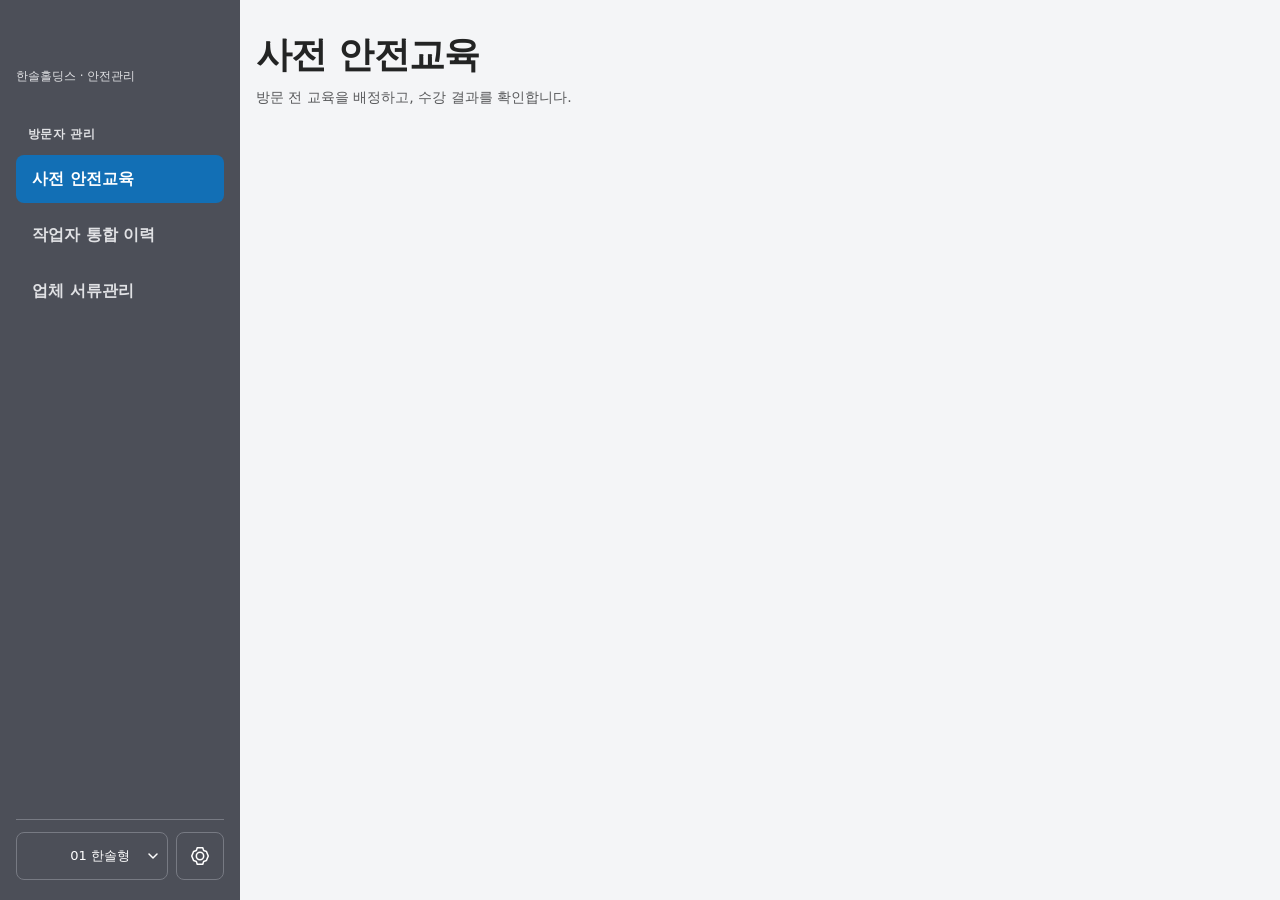
<file: index.html>
<!doctype html>
<html lang="ko"><head><meta charset="utf-8"><meta name="viewport" content="width=device-width, initial-scale=1"><meta http-equiv="refresh" content="0;url=page/education.html"><meta name="robots" content="noindex,nofollow"><title>PreCheck 목업</title></head><body><a href="page/education.html">사전 안전교육 화면 열기</a></body></html>
</file>
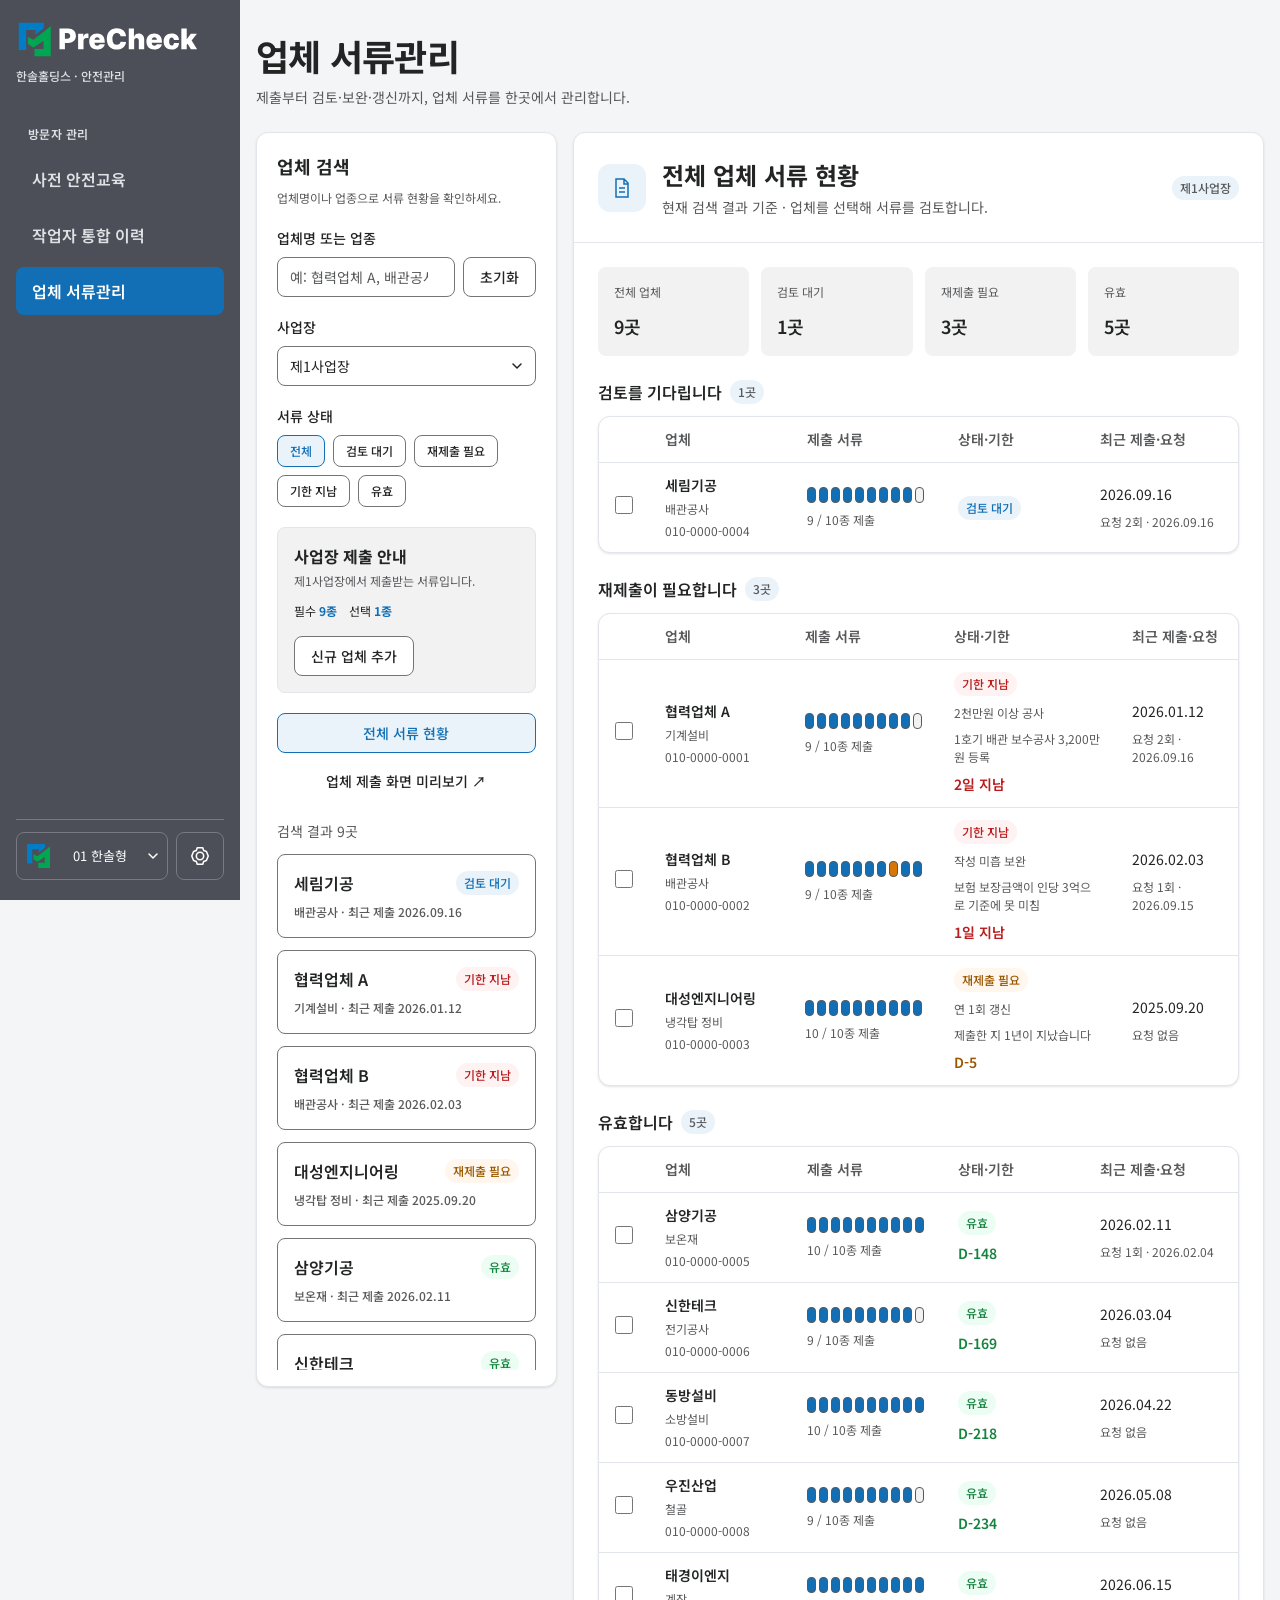
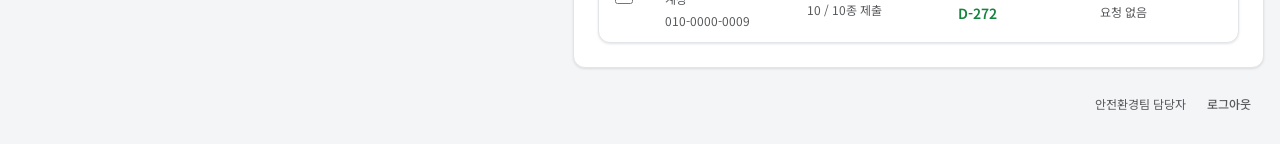
<file: page/documents.html>
<!doctype html>
<html lang="ko">
<head>
  <meta charset="utf-8">
  <meta name="viewport" content="width=device-width, initial-scale=1">
  <title>업체 서류관리 | PreCheck · 한솔홀딩스</title>
  <link data-brand-asset="mark-auto" rel="icon" type="image/svg+xml" href="../resources/images/precheck-mark.svg?v=20260917">
  <script>try { if (localStorage.getItem('theme') === 'dark') document.documentElement.dataset.theme = 'dark'; } catch (_) {}</script>
  <script src="../resources/js/brand.js?v=20260917"></script>
  <link rel="preconnect" href="https://fonts.googleapis.com">
  <link rel="preconnect" href="https://fonts.gstatic.com" crossorigin>
  <link href="https://fonts.googleapis.com/css2?family=Noto+Sans+KR:wght@400;500;600;700&display=swap" rel="stylesheet">
  <link rel="stylesheet" href="../resources/css/global.css?v=20260917">
  <link rel="stylesheet" href="../resources/css/common.css?v=20260917">
  <link rel="stylesheet" href="../resources/css/page.css?v=20260917-visits3">
  <script defer src="../resources/js/slur.js?v=20260917"></script>
  <script defer src="../resources/js/navigation.js?v=20260917"></script>
  <script defer src="../resources/js/appearance.js?v=20260917"></script>
  <script defer src="../resources/js/data.js?v=20260917"></script>
  <script defer src="../resources/js/documents-sample.js?v=20260917-sample1"></script>
  <script defer src="../resources/js/documents.js?v=20260917-sample1"></script>
</head>
<body data-menu="documents">
  <a class="skip_link" href="#main">본문으로 이동</a>
  <div class="layout_app">
    <aside id="app_side" class="l_side" data-state="close" aria-label="안전관리 사이드바" data-field="navigation"></aside>
    <main id="main" class="l_main"><div class="page_documents">
      <header class="p_header"><div><div class="p_title_row"><button class="btn_menu p_menu" type="button" data-action="drawer_open" aria-controls="app_side" aria-expanded="false" aria-label="업무 메뉴 열기"><svg viewBox="0 0 24 24" fill="none" stroke="currentColor" stroke-width="1.5" aria-hidden="true"><path d="M4 6h16M4 12h16M4 18h16"/></svg></button><h1>업체 서류관리</h1></div><p>제출부터 검토·보완·갱신까지, 업체 서류를 한곳에서 관리합니다.</p></div></header>
      <div class="p_workgrid" id="documentWorkspace" data-state="standalone">
        <section class="card p_controls" id="documentControls" aria-labelledby="documentSearchTitle" hidden>
          <h2 id="documentSearchTitle">업체 검색</h2>
          <p class="p_help">업체명이나 업종으로 서류 현황을 확인하세요.</p>
          <label class="p_label" for="q">업체명 또는 업종</label>
          <div class="p_search_control"><input class="input_text" type="search" id="q" placeholder="예: 협력업체 A, 배관공사" autocomplete="off"><button class="btn" id="resetSearch" type="button">초기화</button></div>
          <label class="p_label" for="site">사업장</label>
          <select class="input_text p_filter" id="site"><option>제1사업장</option><option>제2사업장</option><option>제3사업장</option></select>
          <fieldset class="p_status_filter"><legend class="p_label">서류 상태</legend><div class="p_filters" id="filters">
            <button class="btn m_small" data-f="all" aria-pressed="true">전체</button><button class="btn m_small" data-f="review" aria-pressed="false">검토 대기</button><button class="btn m_small" data-f="need" aria-pressed="false">재제출 필요</button><button class="btn m_small" data-f="over" aria-pressed="false">기한 지남</button><button class="btn m_small" data-f="ok" aria-pressed="false">유효</button>
          </div></fieldset>
          <section class="p_summary" aria-labelledby="documentSummaryTitle"><h3 id="documentSummaryTitle">사업장 제출 안내</h3><p id="siteSummary">서류 목록을 확인하고 업체를 등록하세요.</p><div class="p_counts"><span>필수 <strong id="requiredCount">–</strong></span><span>선택 <strong id="optionalCount">–</strong></span></div><button class="btn" id="addOpen" type="button">신규 업체 추가</button></section>
          <nav class="p_view_actions" id="tabs" aria-label="서류관리 화면" hidden><button class="btn" id="t3" aria-pressed="true">전체 서류 현황</button><button class="btn m_ghost" id="t1" aria-pressed="false">업체 제출 화면 미리보기 ↗</button></nav>
          <p class="p_count" id="qcnt" role="status" aria-live="polite"></p>
          <ul class="p_results" id="vendorResults" aria-label="업체 검색 결과"></ul>
        </section>
        <div class="p_content">
<!-- 로그인 -->
<div class="p_panel" id="pLogin" hidden>
  <div class="card p_loginbox">
    <h3>관리자 로그인</h3>
    <p class="p_sub">서류 현황은 안전환경팀 담당자만 볼 수 있습니다.</p>
    <div class="p_lf"><label for="lid">아이디</label><input class="input_text" type="text" id="lid" autocomplete="off"></div>
    <div class="p_lf"><label for="lpw">비밀번호</label><input class="input_text" type="password" id="lpw" autocomplete="off"></div>
    <button class="btn m_primary" id="doLogin">로그인</button>
    <p class="p_loginhint">목업이라 아무 값이나 넣으시면 들어갑니다. 비워 두고 누르셔도 됩니다.</p>
  </div>
</div>

<!-- 서류 현황 -->
<section class="card p_panel p_overview" id="pList" aria-labelledby="overviewTitle" hidden>
  <header class="p_entity_head"><span class="p_avatar" aria-hidden="true"><svg viewBox="0 0 24 24" fill="none" stroke="currentColor" stroke-width="1.5"><path d="M7 3h7l4 4v14H6V3h1Zm7 0v5h4M9 12h6m-6 4h6"/></svg></span><div class="p_identity"><h2 id="overviewTitle">전체 업체 서류 현황</h2><p id="overviewDescription">제출·검토·갱신 현황을 한눈에 확인합니다.</p></div><span class="badge" id="overviewSite">제1사업장</span></header>
  <div class="p_body">
    <dl class="p_metrics" aria-label="현재 검색 결과 서류 현황"><div class="p_metric"><dt>전체 업체</dt><dd id="metricTotal">–</dd></div><div class="p_metric"><dt>검토 대기</dt><dd id="metricReview">–</dd></div><div class="p_metric"><dt>재제출 필요</dt><dd id="metricNeed">–</dd></div><div class="p_metric"><dt>유효</dt><dd id="metricValid">–</dd></div></dl>
  <div class="p_bulkbar" id="bulkbar" hidden>
    <span id="bulkTxt"></span>
    <button class="btn m_primary m_small" id="bulkSend">선택한 업체에 한꺼번에 요청</button>
    <button class="btn m_ghost m_small" id="bulkClear">선택 해제</button>
    <span role="status" class="p_okmsg" id="bulkMsg"></span>
  </div>
  <p class="p_sectitle">검토를 기다립니다 <span class="badge" id="n0"></span></p>
  <div class="p_table_gap table_wrap p_table_wrap"><div class="i_scroll" tabindex="0" role="region" aria-label="업체 서류 현황 표"><table class="table_data p_table">
      <thead><tr><th scope="col"><span class="a11y_hidden">선택</span></th><th scope="col">업체</th><th scope="col">제출 서류</th><th scope="col">상태·기한</th><th scope="col">최근 제출·요청</th><th scope="col">관리</th></tr></thead>
      <tbody id="tbNew"></tbody>
    </table></div>
  </div>
  <p class="p_sectitle">재제출이 필요합니다 <span class="badge" id="n1"></span></p>
  <div class="p_table_gap table_wrap p_table_wrap"><div class="i_scroll" tabindex="0" role="region" aria-label="업체 서류 현황 표"><table class="table_data p_table">
      <thead><tr><th scope="col"><span class="a11y_hidden">선택</span></th><th scope="col">업체</th><th scope="col">제출 서류</th><th scope="col">상태·기한</th><th scope="col">최근 제출·요청</th><th scope="col">관리</th></tr></thead>
      <tbody id="tbNeed"></tbody>
    </table></div>
  </div>
  <p class="p_sectitle p_calm">유효합니다 <span class="badge" id="n2"></span></p>
  <div class="table_wrap p_table_wrap"><div class="i_scroll" tabindex="0" role="region" aria-label="업체 서류 현황 표"><table class="table_data p_table">
      <thead><tr><th scope="col"><span class="a11y_hidden">선택</span></th><th scope="col">업체</th><th scope="col">제출 서류</th><th scope="col">상태·기한</th><th scope="col">최근 제출·요청</th><th scope="col">관리</th></tr></thead>
      <tbody id="tbOk"></tbody>
    </table></div>
  </div>
  </div>
</section>
<!-- 업체 상세 -->
<section class="card p_panel p_detail" id="pDet" aria-labelledby="detName" hidden>
  <header class="p_entity_head"><span class="p_avatar" id="detAvatar" aria-hidden="true"></span><div class="p_identity"><h2 id="detName"></h2><p id="detSub"></p></div><span class="badge" id="detStatus"></span></header>
  <div class="p_body">
    <p class="p_backrow"><button class="btn m_ghost m_small" id="detBack">← 전체 서류 현황</button></p>
    <dl class="p_metrics" aria-label="선택한 업체 서류 상태"><div class="p_metric"><dt>제출 서류</dt><dd id="detSubmitted">–</dd></div><div class="p_metric"><dt>보완 필요</dt><dd id="detIssues">–</dd></div><div class="p_metric"><dt>제출·갱신 기한</dt><dd id="detDue">–</dd></div><div class="p_metric"><dt>요청 기록</dt><dd id="detRequests">–</dd></div></dl>
    <section class="p_info_block" aria-labelledby="vendorInfoTitle"><h3 id="vendorInfoTitle">업체 정보</h3><dl class="p_kv" id="detInfo"></dl></section>
    <div class="p_approve" id="approveBox" hidden><p id="approveTxt"></p><button class="btn" id="doApprove">검토 완료 · 등록 승인</button></div>
    <section class="p_document_section" aria-labelledby="documentListTitle"><div class="p_section_head"><div><h3 id="documentListTitle">제출된 서류</h3><p>서류를 확인하고 필요한 항목의 보완을 요청합니다.</p></div><span class="badge" id="detCount"></span></div><ul class="p_dlist" id="detDocs"></ul></section>
    <div class="p_actions"><button class="btn" id="detReq">재제출 요청 보내기</button></div>
    <section class="p_log_section" aria-labelledby="requestLogTitle"><div class="p_section_head"><h3 id="requestLogTitle">요청 발송 이력</h3><span class="badge" id="detLogN"></span></div><ul class="p_logs" id="detLogs"></ul></section>
  </div>
</section>
<!-- 재제출 요청 -->
<div class="card p_panel p_screen" id="pReq" hidden>
  <p class="p_backrow"><button class="p_back" id="reqBack">← 돌아가기</button></p>
  <h2 class="p_ph">재제출 요청</h2>
  <p class="p_psub">재제출이 생기는 경우는 세 가지입니다. 어느 경우인지에 따라 요청하는 서류가 달라집니다. 기한은 1주일입니다.</p>
  <div class="p_reasons">
    <div class="p_rcard" id="r1"><p class="p_k">사유 1</p><h4>연 1회 갱신</h4>
      <p>신규업체 등록은 연 1회 받습니다. 제출한 지 1년이 지나면 갱신 대상이 됩니다.</p>
      <p class="p_n">요청 범위 — 서류 전체</p></div>
    <div class="p_rcard" id="r2"><p class="p_k">사유 2</p><h4>2천만원 이상 공사</h4>
      <p>등록을 마친 업체라도 공사금액이 2천만원 이상이면 다시 확인합니다.</p>
      <p class="p_n">요청 범위 — 산재·근재보험, 작업계획</p></div>
    <div class="p_rcard" id="r3"><p class="p_k">사유 3</p><h4>작성 미흡 보완</h4>
      <p>제출된 서류의 작성 상태를 확인한 뒤, 미흡한 항목만 다시 요청합니다.</p>
      <p class="p_n">요청 범위 — 걸린 항목만</p></div>
  </div>
  <div class="p_request_form">
    <div class="p_card_head"><h3 id="cTitle">재제출 요청</h3><span class="badge" id="cWhy"></span></div>
    <div class="p_form_body">
      <dl class="p_kv">
        <dt>최근 제출</dt><dd id="cLast"></dd>
        <dt>발생 사유</dt><dd id="cCause"></dd>
        <dt>받는 사람</dt><dd id="cTo"></dd>
        <dt>요청 기한</dt><dd><b class="p_mono" id="cDue"></b> — 1주일</dd>
        <dt>요청 서류</dt><dd><div class="p_only" id="cOnly"></div></dd>
      </dl>
      <div class="p_msgbox" id="cMsg"></div>
      <div class="p_sendrow">
        <button class="btn m_primary" id="mkLink">제출 링크 만들기</button>
        <button class="btn m_ghost" id="copyMail">메일 양식 복사</button>
        <button class="btn m_ghost" id="markSent">발송 기록 남기기</button>
        <span role="status" class="p_okmsg" id="okMsg"></span>
      </div>
      <div class="p_linkbox" id="linkBox" hidden>
        <p class="p_t">이 링크를 업체에 보내시면 됩니다. 로그인 없이 열립니다.</p>
        <div class="p_linkrow">
          <input class="input_text" type="text" id="linkVal" readonly aria-label="제출 링크">
          <button class="btn m_ghost m_small" id="copyLink">링크 복사</button>
          <button class="btn m_ghost m_small" id="openLink">열어 보기</button>
        </div>
      </div>
      <p class="p_help">
        기존처럼 메일이나 전화로 요청하셔도 됩니다. 이 화면은 그 방법을 없애지 않고, 링크 한 번으로 보내는 방법을 하나 더 두는 것입니다.
      </p>
    </div>
  </div>
</div>

<!-- 신규 업체 추가 -->
<div class="card p_panel p_screen" id="pAdd" hidden>
  <p class="p_backrow"><button class="p_back" id="addBack">← 서류 현황으로</button></p>
  <h2 class="p_ph">신규 업체 추가</h2>
  <p class="p_psub">업체 정보와 공사금액을 넣으면 필요한 서류와 제출 기한이 자동으로 정해집니다. 공사금액이 2천만원 이상이면 산재·근재보험과 작업계획을 함께 확인합니다.</p>
  <div class="p_add_card">
    <div class="p_form_body">
      <div class="p_addgrid">
        <div class="p_af"><label for="aName">업체명</label><input class="input_text" type="text" id="aName" required placeholder="예) 세림기공"></div>
        <div class="p_af"><label for="aBiz">업종</label><input class="input_text" type="text" id="aBiz" placeholder="예) 배관공사"></div>
        <div class="p_af"><label for="aTel">담당자 휴대전화</label><input class="input_text" type="tel" id="aTel" placeholder="010-0000-0000"></div>
        <div class="p_af"><label for="aMail">담당자 메일</label><input class="input_text" type="text" id="aMail" placeholder="example@company.co.kr"></div>
        <div class="p_af"><label for="aAmt">공사금액 (만원)</label><input class="input_text" type="number" id="aAmt" min="0" value="1500" step="100"></div>
        <div class="p_af"><label for="aStart">착공일</label><input class="input_text" type="date" id="aStart" value="2026-09-28"></div>
      </div>
      <div class="p_judge" id="aJudge"></div><p id="addError" class="p_warn" role="alert"></p>
      <p class="p_actions"><button class="btn m_primary" id="addSave">추가하고 요청 화면으로</button></p>
    </div>
  </div>
</div>

<!-- 업체 제출 화면 -->
<div class="p_panel" id="pSubmit" hidden>
  <div id="pvNote" class="p_previewnote" hidden>담당자 미리보기입니다. 업체가 링크로 열면 아래 화면만 보이고, 로그인 없이 접속됩니다.</div>
  <div id="pvHead">
    <p class="p_psub">서류마다 칸이 따로 있습니다. 파일을 합치지 않으셔도 됩니다. 어떻게 준비하는지 모르시면 <b>하는 방법</b>을, 양식이 필요하시면 <b>양식 받기</b>를 눌러 주십시오.</p>
  </div>
  <div id="subForm">
    <div class="p_vend">
      <div class="p_vpane p_top">
        <h3>업체 등록 서류 제출</h3>
        <p>한솔홀딩스 <span id="vSite">제1사업장</span></p>
        <div class="p_due"><b id="vDue">9월 23일</b><span>까지 올려 주시면 됩니다</span></div>
      </div>
      <div class="p_join p_vpane p_who2">
        <h4>업체 정보</h4>
        <p>두 가지만 적어 주시면 됩니다. 나머지는 파일만 올리시면 됩니다.</p>
        <div class="p_g">
          <div><label for="vName">업체명</label><input class="input_text" type="text" id="vName" placeholder="예) 세림기공" autocomplete="organization"></div>
          <div><label for="vTel">담당자 휴대전화</label><input class="input_text" type="tel" id="vTel" pattern="[0-9-]{10,13}" placeholder="010-0000-0000" inputmode="numeric" autocomplete="tel"></div>
        </div>
      </div>
      <div class="p_join p_vpane p_vprog">
        <progress class="p_progress" id="vBar" value="0" max="10" aria-label="서류 준비 진행률"></progress>
        <p class="p_lb" id="vLb"></p>
        <p class="p_saved" id="vSaved">서류 준비 내용은 이 브라우저에 임시 저장됩니다.</p>
      </div>
      <ul class="p_join p_docs p_vpane" id="vDocs"></ul>
    </div>
    <div class="p_vfoot"><button class="btn m_primary m_large" id="vSubmit" disabled>제출하기</button>
      <p class="p_actions"><button class="p_back" id="vReset">처음부터 다시 하기</button></p></div>
    <p class="p_vhelp">잘 안 되시면 안전환경팀으로 전화 주십시오. <b class="p_mono">000-0000-0000</b></p>
  </div>
  <input type="file" id="filePick" hidden aria-hidden="true" tabindex="-1">
  <div id="subDone" hidden>
    <div class="card p_doneview">
      <h3>제출되었습니다</h3>
      <p id="doneWho"></p>
      <ul class="p_steps">
        <li data-state="complete"><span class="p_m">1</span>제출 완료</li>
        <li data-state="complete"><span class="p_m">2</span>담당자 확인 중</li>
        <li><span class="p_m">3</span>등록 승인</li>
      </ul>
      <p class="p_muted">보완이 필요하면 적어 주신 번호로 안내가 갑니다. 이 브라우저에서 같은 링크를 다시 열어 확인하실 수 있습니다.</p>
      <p class="p_actions"><button class="btn m_ghost" id="doneBack">제출 내용 다시 보기</button></p>
    </div>
  </div>
</div>

        </div>
      </div>
      <footer class="p_footer"><div class="p_notices"><p class="p_notice" id="storageStatus" role="status"></p></div><div class="p_authbar" id="authbar"></div></footer>
    </div></main>
  </div>
  <noscript><p>서류관리를 이용하려면 JavaScript를 활성화해 주세요.</p></noscript>
</body>
</html>
</file>
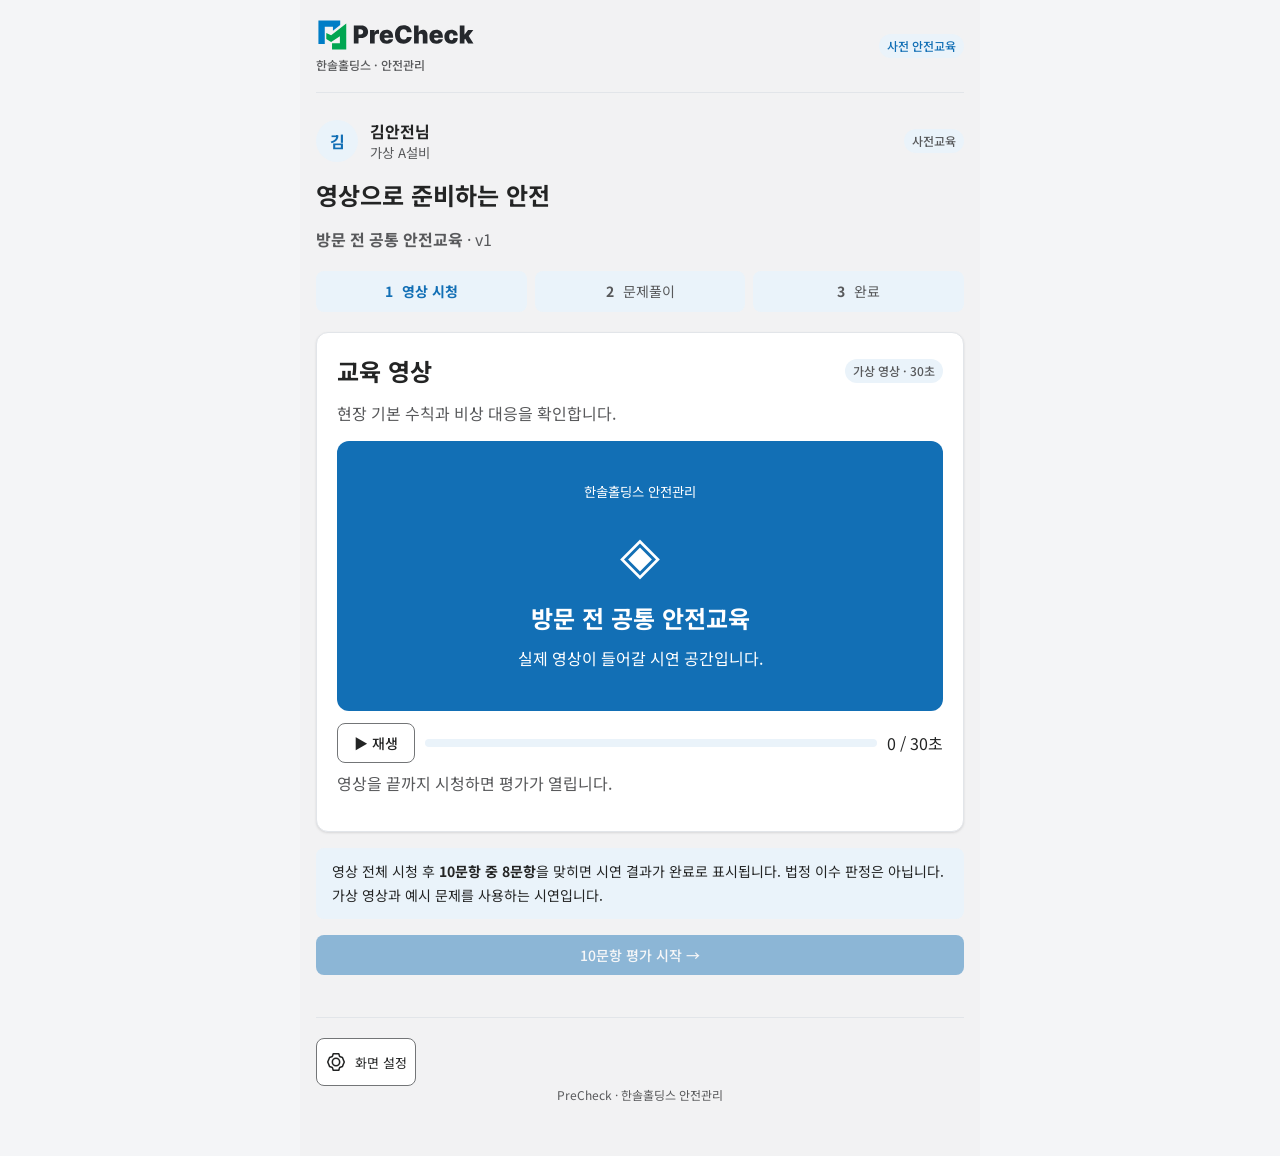
<file: page/education-worker.html>
<!doctype html>
<html lang="ko">
<head>
  <meta charset="utf-8">
  <meta name="viewport" content="width=device-width, initial-scale=1">
  <title>방문자 사전 안전교육 | PreCheck · 한솔홀딩스</title>
  <link data-brand-asset="mark-auto" rel="icon" type="image/svg+xml" href="../resources/images/precheck-mark.svg?v=20260917">
  <script>try { if (localStorage.getItem('theme') === 'dark') document.documentElement.dataset.theme = 'dark'; } catch (_) {}</script>
  <script src="../resources/js/brand.js?v=20260917"></script>
  <link rel="preconnect" href="https://fonts.googleapis.com">
  <link rel="preconnect" href="https://fonts.gstatic.com" crossorigin>
  <link href="https://fonts.googleapis.com/css2?family=Noto+Sans+KR:wght@400;500;600;700&display=swap" rel="stylesheet">
  <link rel="stylesheet" href="../resources/css/global.css?v=20260917">
  <link rel="stylesheet" href="../resources/css/common.css?v=20260917">
  <link rel="stylesheet" href="../resources/css/page.css?v=20260917-visits3">
  <script defer src="../resources/js/slur.js?v=20260917"></script>
  <script defer src="../resources/js/appearance.js?v=20260917"></script>
  <script defer src="../resources/js/education/learning-model.js?v=20260917"></script>
  <script defer src="../resources/js/education/training-model.js?v=20260917"></script>
  <script defer src="../resources/js/education/video-store.js?v=20260917"></script>
  <script defer src="../resources/js/education/learning.js?v=20260917-visits1"></script>
</head>
<body data-menu="education" data-education-role="worker">
  <a class="skip_link" href="#main">본문으로 이동</a>
  <div class="page_education p_worker_shell">
    <header class="p_worker_header"><span class="p_worker_brand"><img class="p_logo_light" data-brand-asset="logo" src="../resources/images/precheck-logo.svg?v=20260917" alt="PreCheck" width="529" height="112"><img class="p_logo_dark" data-brand-asset="logo-white" src="../resources/images/precheck-logo-white.svg?v=20260917" alt="PreCheck" width="529" height="112"><small>한솔홀딩스 · 안전관리</small></span><span class="badge m_brand">사전 안전교육</span></header>
    <main id="main"><div id="role" class="a11y_hidden"></div><div id="app" class="p_app"></div></main>
    <footer><div class="brand_controls" data-appearance-controls="worker"></div><p>PreCheck · 한솔홀딩스 안전관리</p></footer>
  </div>
</body>
</html>
</file>
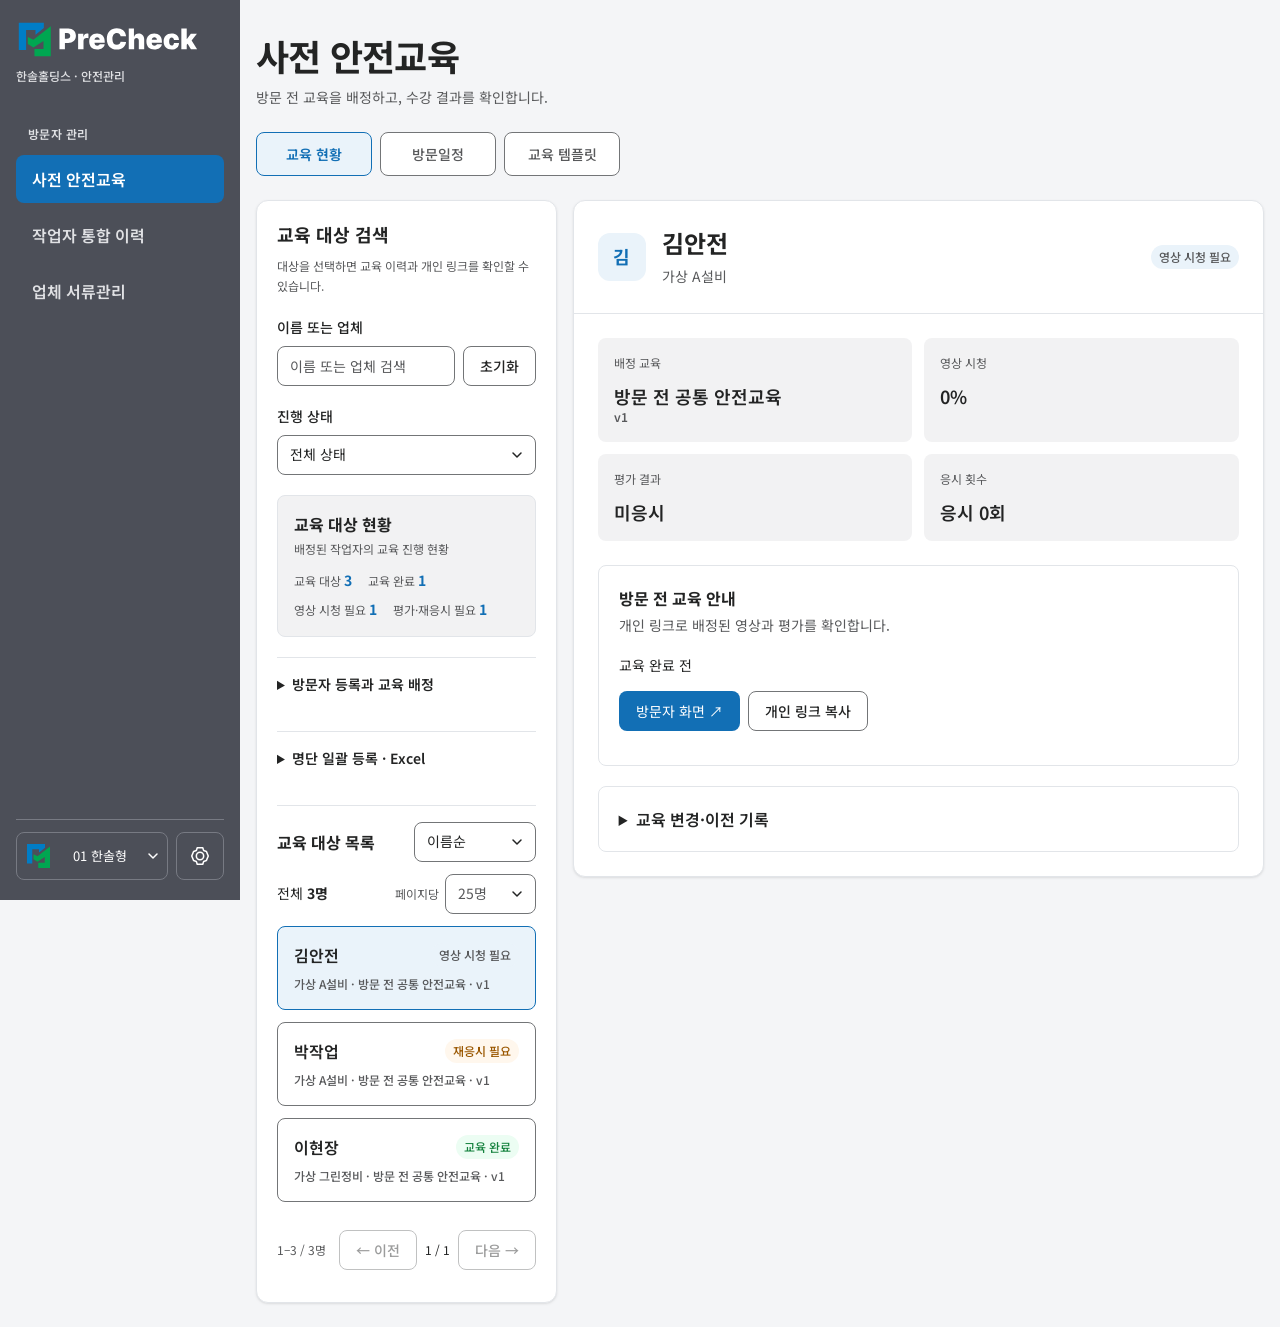
<file: page/education.html>
<!doctype html>
<html lang="ko">
<head>
  <meta charset="utf-8">
  <meta name="viewport" content="width=device-width, initial-scale=1">
  <title>사전 안전교육 | PreCheck · 한솔홀딩스</title>
  <link data-brand-asset="mark-auto" rel="icon" type="image/svg+xml" href="../resources/images/precheck-mark.svg?v=20260917">
  <script>try { if (localStorage.getItem('theme') === 'dark') document.documentElement.dataset.theme = 'dark'; } catch (_) {}</script>
  <script src="../resources/js/brand.js?v=20260917"></script>
  <link rel="preconnect" href="https://fonts.googleapis.com">
  <link rel="preconnect" href="https://fonts.gstatic.com" crossorigin>
  <link href="https://fonts.googleapis.com/css2?family=Noto+Sans+KR:wght@400;500;600;700&display=swap" rel="stylesheet">
  <link rel="stylesheet" href="../resources/css/global.css?v=20260917">
  <link rel="stylesheet" href="../resources/css/common.css?v=20260917">
  <link rel="stylesheet" href="../resources/css/page.css?v=20260917-visits3">
  <script defer src="../resources/js/slur.js?v=20260917"></script>
  <script defer src="../resources/js/navigation.js?v=20260917"></script>
  <script defer src="../resources/js/appearance.js?v=20260917"></script>
  <script defer src="../resources/js/data.js?v=20260917"></script>
  <script defer src="../resources/js/education/visit-demo-data.js?v=20260917-visits2"></script>
  <script defer src="../resources/js/education/visit-schedule.js?v=20260917-visits3"></script>
  <script defer src="../resources/js/education/learning-model.js?v=20260917"></script>
  <script defer src="../resources/js/education/training-model.js?v=20260917"></script>
  <script defer src="../resources/js/education/video-store.js?v=20260917"></script>
  <script defer src="../resources/js/education/xlsx-lite.js?v=20260917"></script>
  <script defer src="../resources/js/education/learning.js?v=20260917-visits1"></script>
  <script defer src="../resources/js/education/bulk-import.js?v=20260917"></script>
</head>
<body data-menu="education" data-education-role="admin">
  <a class="skip_link" href="#main">본문으로 이동</a>
  <div class="layout_app">
    <aside id="app_side" class="l_side" data-state="close" aria-label="안전관리 사이드바" data-field="navigation"></aside>
    <main id="main" class="l_main"><div class="page_education">
      <header class="p_header"><div><div class="p_title_row"><button class="btn_menu p_menu" type="button" data-action="drawer_open" aria-controls="app_side" aria-expanded="false" aria-label="업무 메뉴 열기"><svg viewBox="0 0 24 24" fill="none" stroke="currentColor" stroke-width="1.5" aria-hidden="true"><path d="M4 6h16M4 12h16M4 18h16"/></svg></button><h1>사전 안전교육</h1></div><p>방문 전 교육을 배정하고, 수강 결과를 확인합니다.</p></div></header>
      <div id="role" class="a11y_hidden"></div>
      <div id="app" class="p_app"></div>

    </div></main>
  </div>
</body>
</html>
</file>
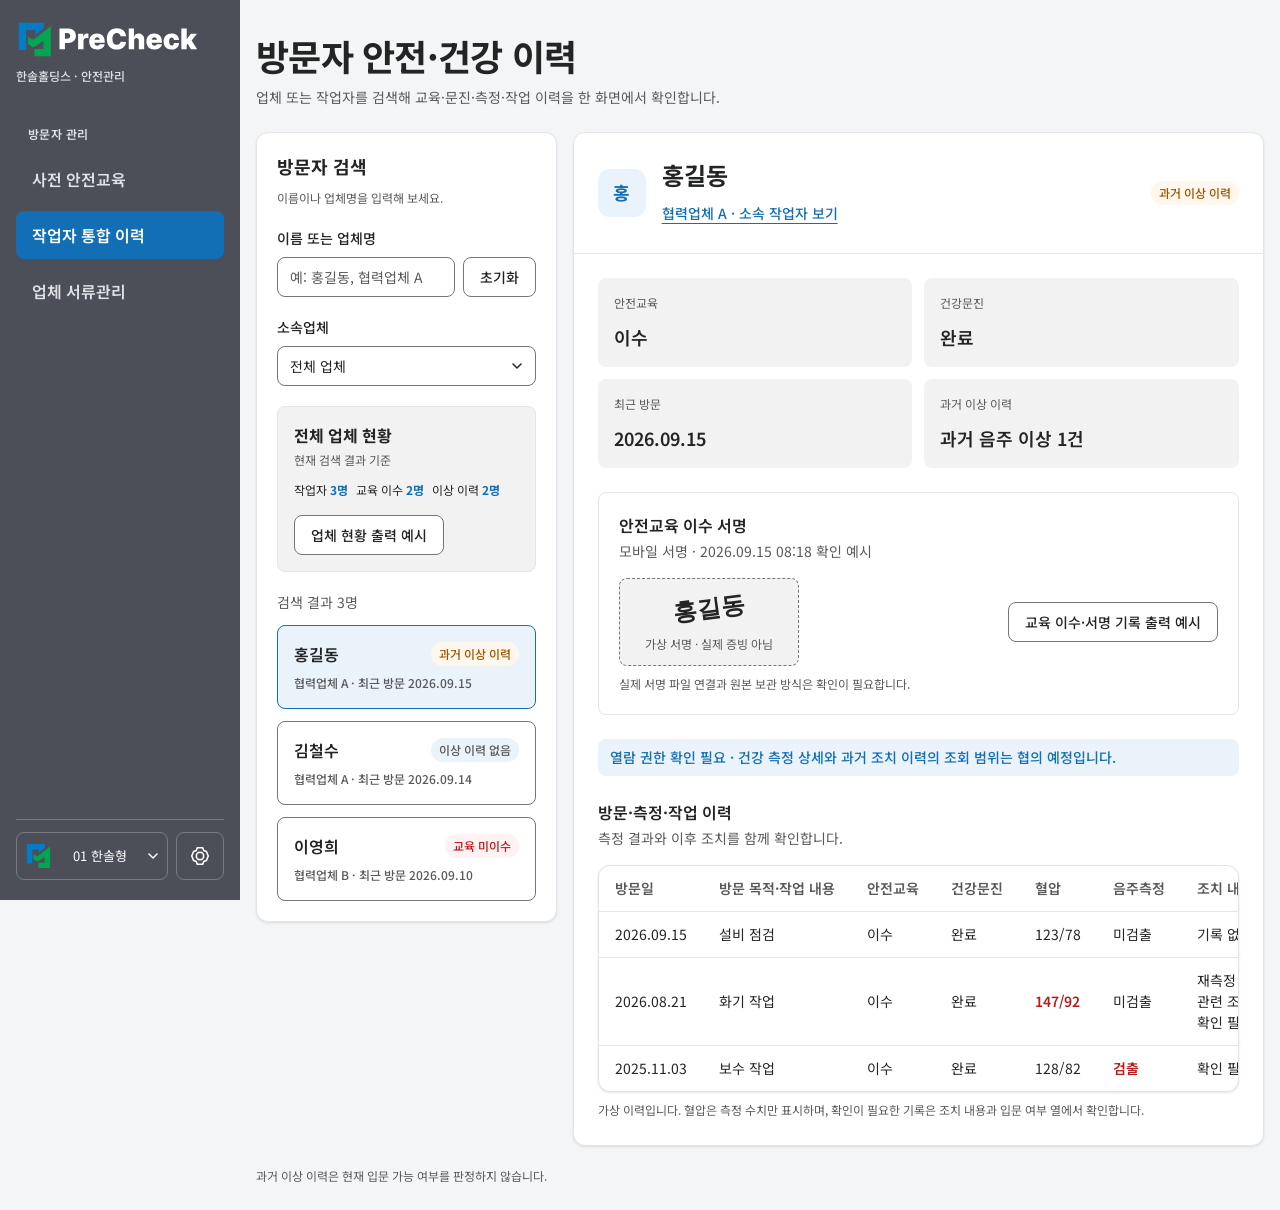
<file: page/history.html>
<!doctype html>
<html lang="ko">
<head>
  <meta charset="utf-8">
  <meta name="viewport" content="width=device-width, initial-scale=1">
  <title>작업자 통합 이력 | PreCheck · 한솔홀딩스</title>
  <link data-brand-asset="mark-auto" rel="icon" type="image/svg+xml" href="../resources/images/precheck-mark.svg?v=20260917">
  <script>try { if (localStorage.getItem('theme') === 'dark') document.documentElement.dataset.theme = 'dark'; } catch (_) {}</script>
  <script src="../resources/js/brand.js?v=20260917"></script>
  <link rel="preconnect" href="https://fonts.googleapis.com">
  <link rel="preconnect" href="https://fonts.gstatic.com" crossorigin>
  <link href="https://fonts.googleapis.com/css2?family=Noto+Sans+KR:wght@400;500;600;700&display=swap" rel="stylesheet">
  <link rel="stylesheet" href="../resources/css/global.css?v=20260917">
  <link rel="stylesheet" href="../resources/css/common.css?v=20260917">
  <link rel="stylesheet" href="../resources/css/page.css?v=20260917-visits3">
  <script defer src="../resources/js/slur.js?v=20260917"></script>
  <script defer src="../resources/js/navigation.js?v=20260917"></script>
  <script defer src="../resources/js/appearance.js?v=20260917"></script>
  <script defer src="../resources/js/data.js?v=20260917"></script>
  <script defer src="../resources/js/history.js?v=20260917"></script>
</head>
<body data-menu="history">
  <a class="skip_link" href="#main">본문으로 이동</a>
  <div class="layout_app">
    <aside id="app_side" class="l_side" data-state="close" aria-label="안전관리 사이드바" data-field="navigation"></aside>
    <main id="main" class="l_main"><div class="page_history">
      <header class="p_header">
        <div><div class="p_title_row"><button class="btn_menu p_menu" type="button" data-action="drawer_open" aria-controls="app_side" aria-expanded="false" aria-label="업무 메뉴 열기"><svg viewBox="0 0 24 24" fill="none" stroke="currentColor" stroke-width="1.5" aria-hidden="true"><path d="M4 6h16M4 12h16M4 18h16"/></svg></button><h1>방문자 안전·건강 이력</h1></div><p>업체 또는 작업자를 검색해 교육·문진·측정·작업 이력을 한 화면에서 확인합니다.</p></div>

      </header>
      <section class="history_data" data-field="data_state" data-state="loading" aria-label="작업자 데이터">
        <div class="i_status" role="status">
          <p class="i_loading"><span class="spinner" aria-hidden="true"></span> 작업자 정보를 불러오는 중입니다.</p>
          <p class="i_empty">등록된 작업자가 없습니다.</p>
          <div class="i_error"><p>작업자 정보를 불러오지 못했습니다.</p><button class="btn" type="button" data-action="retry">다시 불러오기</button></div>
        </div>
        <div class="i_body"><div class="p_grid">
        <section class="card p_search" aria-labelledby="search_title">
          <h2 id="search_title">방문자 검색</h2>
          <p class="p_help">이름이나 업체명을 입력해 보세요.</p>
          <label class="p_label" for="search_input">이름 또는 업체명</label>
          <div class="p_search_control"><input class="input_text" id="search_input" data-field="search_input" type="search" placeholder="예: 홍길동, 협력업체 A" autocomplete="off"><button data-field="search_clear" class="btn" type="button">초기화</button></div>
          <label class="p_label" for="company_filter">소속업체</label>
          <select class="input_text p_filter" id="company_filter" data-field="company_filter"><option value="">전체 업체</option></select>
          <section class="p_summary" aria-labelledby="company_title">
            <h3 id="company_title" data-field="company_title">전체 업체 현황</h3>
            <p>현재 검색 결과 기준</p>
            <div class="p_counts"><span>작업자 <strong data-field="worker_total">–</strong></span><span>교육 이수 <strong data-field="education_total">–</strong></span><span>이상 이력 <strong data-field="anomaly_total">–</strong></span></div>
            <button data-field="print_company" class="btn" type="button">업체 현황 출력 예시</button>
          </section>
          <p data-field="result_count" class="p_count" role="status" aria-live="polite"></p>
          <ul data-field="worker_results" class="p_results"></ul>
        </section>
        <section id="worker_detail" data-field="worker_detail" class="card p_detail" aria-labelledby="worker_name" hidden>
          <header class="p_worker_head">
            <span data-field="worker_avatar" class="p_avatar" aria-hidden="true"></span>
            <div class="p_identity"><h2 id="worker_name" data-field="worker_name"></h2><button data-field="worker_company" class="p_company" type="button"></button></div>
            <span data-field="worker_badge" class="badge"></span>
          </header>
          <div class="p_body">
            <dl class="p_metrics" aria-label="선택한 작업자 상태">
              <div class="p_metric"><dt>안전교육</dt><dd data-field="education_status"></dd></div>
              <div class="p_metric"><dt>건강문진</dt><dd data-field="questionnaire_status"></dd></div>
              <div class="p_metric"><dt>최근 방문</dt><dd data-field="last_visit"></dd></div>
              <div class="p_metric"><dt>과거 이상 이력</dt><dd data-field="anomaly_status"></dd></div>
            </dl>
            <section class="p_signature" aria-labelledby="signature_title">
              <div class="p_section_head"><div><h3 id="signature_title">안전교육 이수 서명</h3><p data-field="signature_meta"></p></div></div>
              <div class="p_signature_row"><div data-field="signature_sample" class="signature_sample"><span class="i_name" data-field="signature_name"></span><small class="i_note">가상 서명 · 실제 증빙 아님</small></div><button data-field="print_education" class="btn" type="button">교육 이수·서명 기록 출력 예시</button></div>
              <p class="p_help">실제 서명 파일 연결과 원본 보관 방식은 확인이 필요합니다.</p>
            </section>
            <p class="alert m_inline p_permission">열람 권한 확인 필요 · 건강 측정 상세와 과거 조치 이력의 조회 범위는 협의 예정입니다.</p>
            <section aria-labelledby="history_title">
              <div class="p_section_head"><div><h3 id="history_title">방문·측정·작업 이력</h3><p>측정 결과와 이후 조치를 함께 확인합니다.</p></div></div>
              <div class="table_wrap"><div class="i_scroll" tabindex="0" role="region" aria-label="방문·측정·작업 이력 표"><table class="table_data p_table"><thead><tr><th scope="col">방문일</th><th scope="col">방문 목적·작업 내용</th><th scope="col">안전교육</th><th scope="col">건강문진</th><th scope="col">혈압</th><th scope="col">음주측정</th><th scope="col">조치 내용</th><th scope="col">입문 여부</th></tr></thead><tbody data-field="history_body"></tbody></table></div></div>
              <p class="p_help">가상 이력입니다. 혈압은 측정 수치만 표시하며, 확인이 필요한 기록은 조치 내용과 입문 여부 열에서 확인합니다.</p>
            </section>
          </div>
        </section>
        <section data-field="detail_empty" class="card p_empty" hidden><span class="a11y_hidden" aria-hidden="true">⌕</span><h2>검색 결과가 없습니다</h2><p>이름 또는 업체명을 다시 확인하거나 검색 조건을 초기화해 주세요.</p><button data-field="empty_reset" class="btn" type="button">전체 작업자 보기</button></section>
      </div>
      </div></section>
      <p class="p_notice">과거 이상 이력은 현재 입문 가능 여부를 판정하지 않습니다.</p>
      <p data-field="selection_status" class="a11y_hidden" role="status" aria-live="polite"></p>
    </div></main>
  </div>
  <section data-field="print_area" class="print_record" aria-label="출력 예시"></section>
  <noscript><p>검색과 이력 조회를 이용하려면 JavaScript를 활성화해 주세요.</p></noscript>
</body>
</html>
</file>
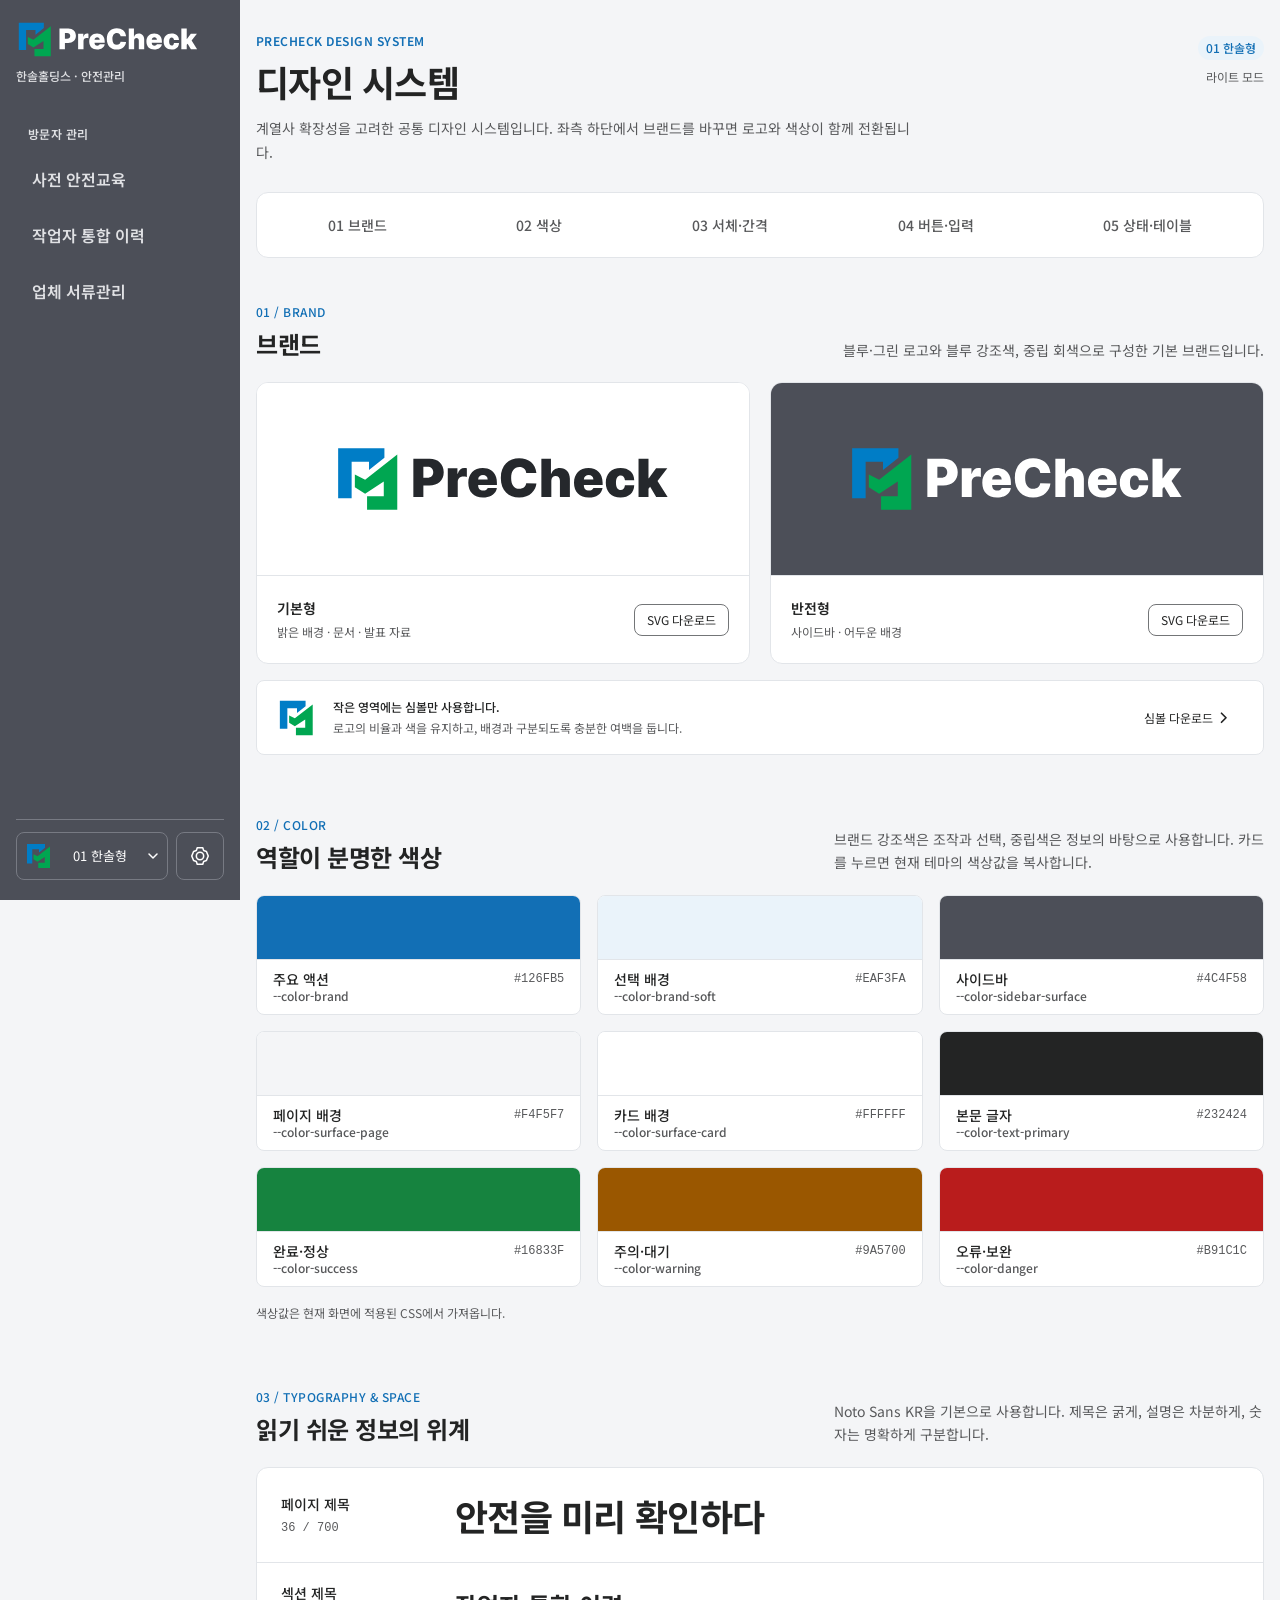
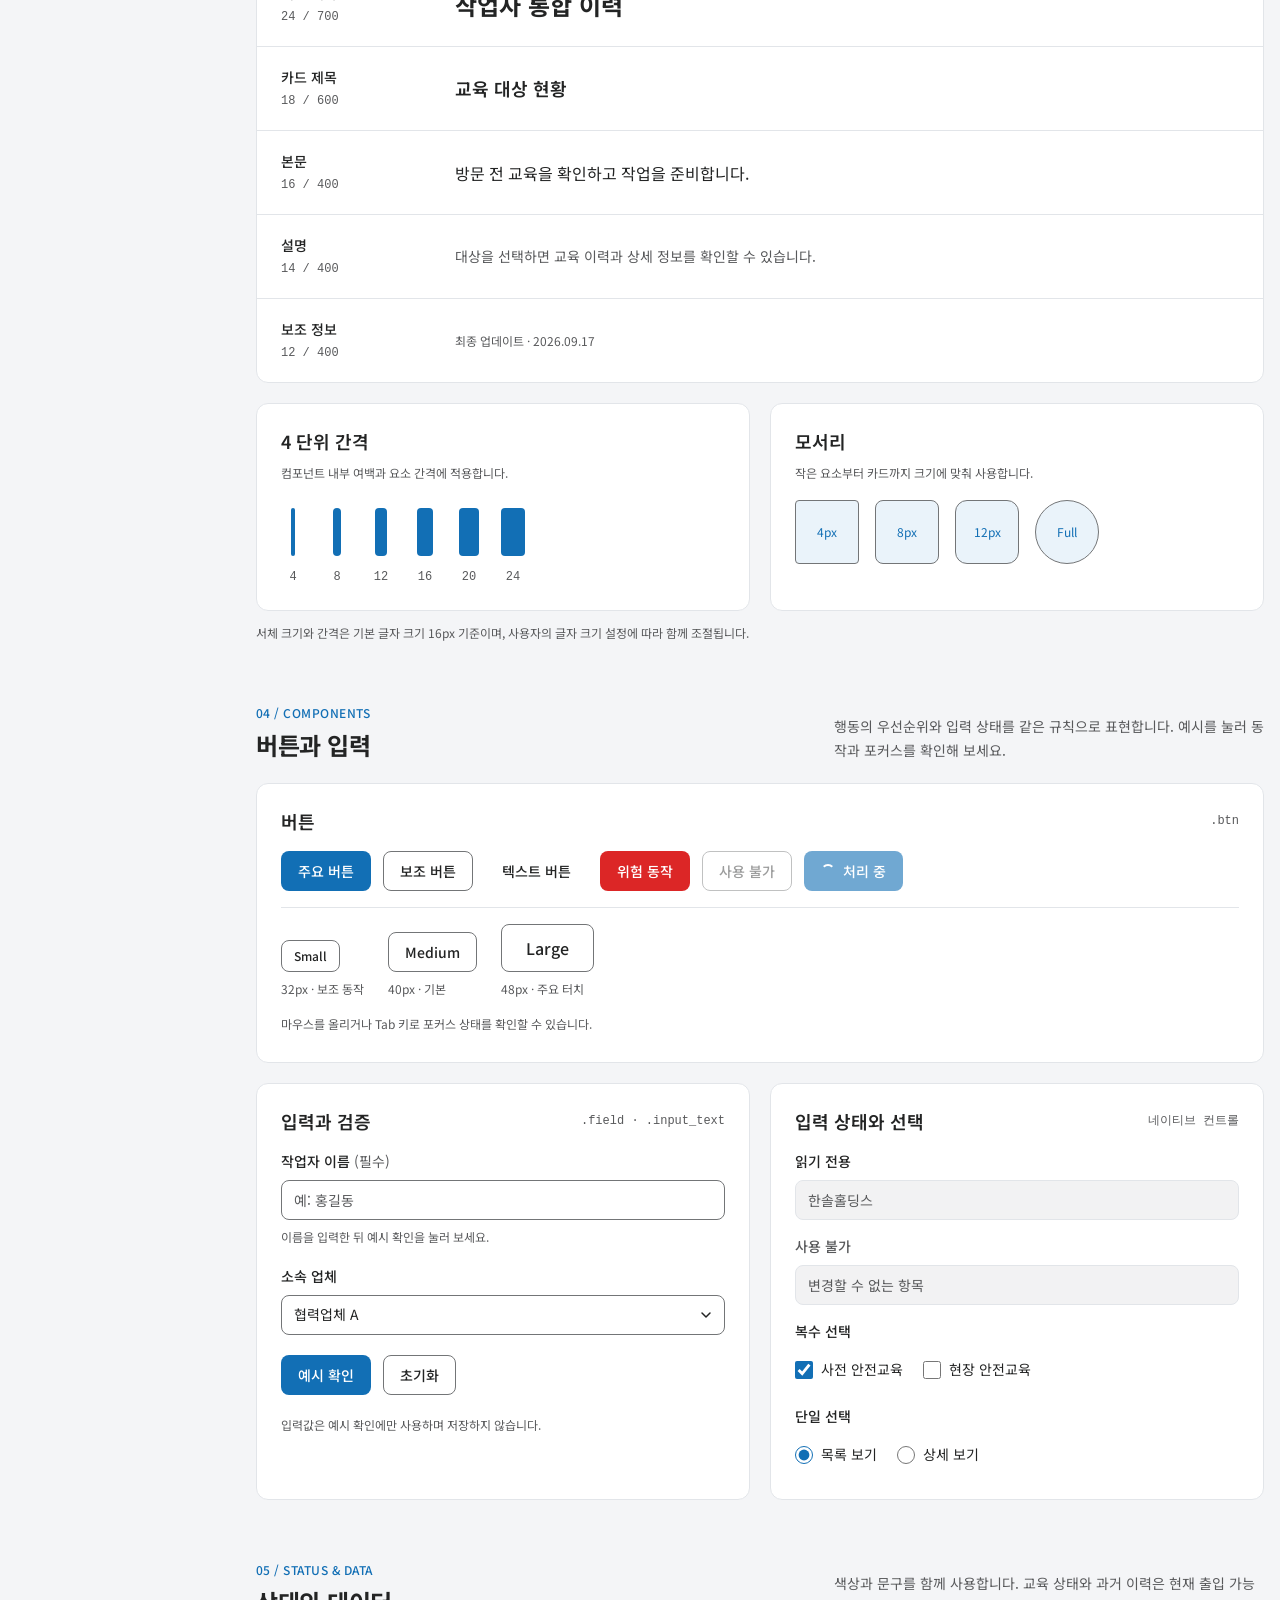
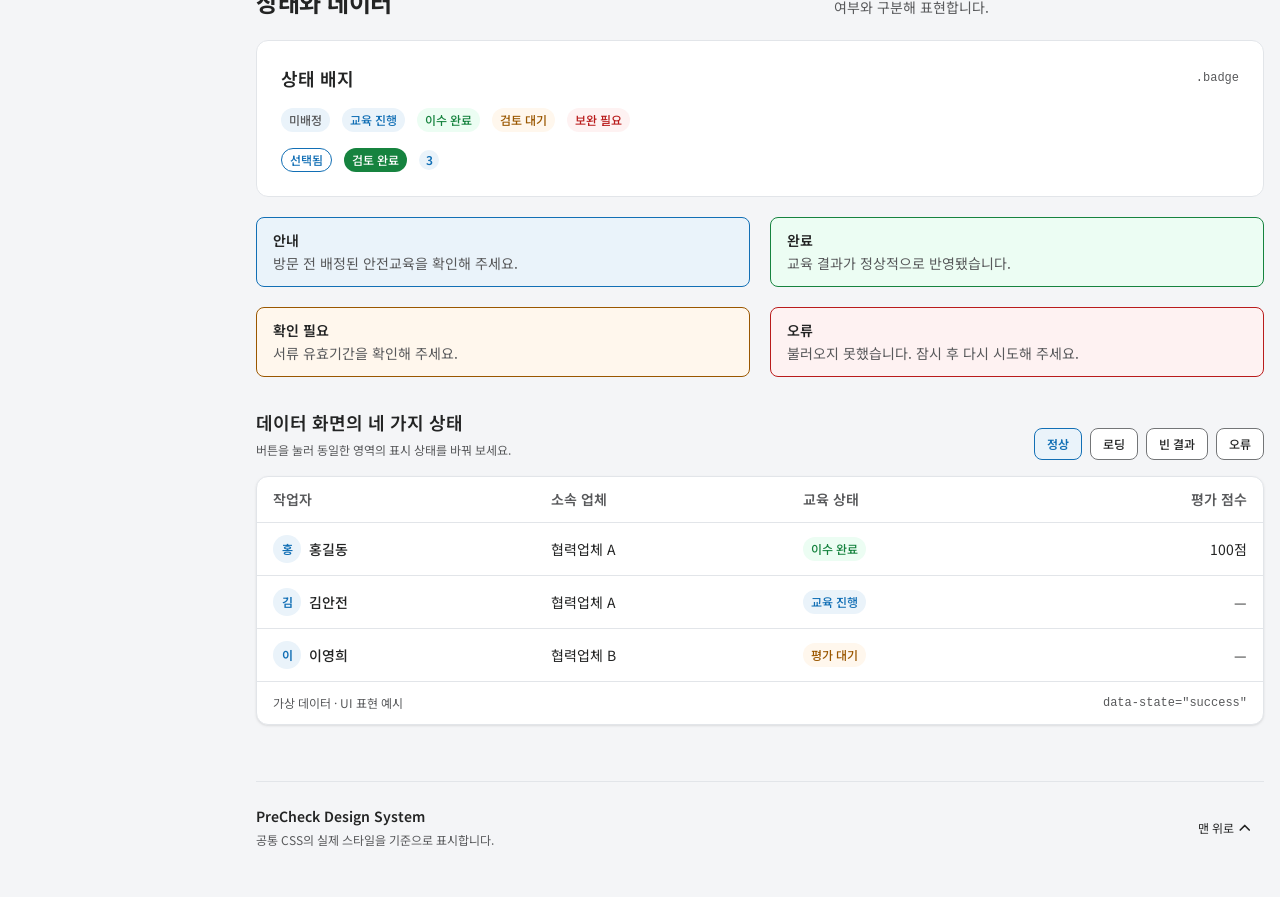
<file: page/ui-guide.html>
<!doctype html>
<html lang="ko">
<head>
  <meta charset="utf-8">
  <meta name="viewport" content="width=device-width, initial-scale=1">
  <title>디자인 시스템 | PreCheck</title>
  <link data-brand-asset="mark-auto" rel="icon" type="image/svg+xml" href="../resources/images/precheck-mark.svg?v=20260917">
  <script>try { if (localStorage.getItem('theme') === 'dark') document.documentElement.dataset.theme = 'dark'; } catch (_) {}</script>
  <script src="../resources/js/brand.js?v=20260917"></script>
  <link rel="preconnect" href="https://fonts.googleapis.com">
  <link rel="preconnect" href="https://fonts.gstatic.com" crossorigin>
  <link href="https://fonts.googleapis.com/css2?family=Noto+Sans+KR:wght@400;500;600;700&display=swap" rel="stylesheet">
  <link rel="stylesheet" href="../resources/css/global.css?v=20260917">
  <link rel="stylesheet" href="../resources/css/common.css?v=20260917">
  <link rel="stylesheet" href="../resources/css/page.css?v=20260917-visits3">
  <script defer src="../resources/js/slur.js?v=20260917"></script>
  <script defer src="../resources/js/navigation.js?v=20260917"></script>
  <script defer src="../resources/js/appearance.js?v=20260917"></script>
  <script defer src="../resources/js/ui-guide.js?v=20260917"></script>
</head>
<body data-menu="ui-guide">
  <a class="skip_link" href="#main">본문으로 이동</a>
  <div class="layout_app">
    <aside class="l_side" id="app_side" data-field="navigation" data-state="close" aria-label="업무 메뉴"></aside>
    <main class="l_main" id="main">
      <div class="page_ui_guide">
        <header class="p_header">
          <div>
            <p class="p_eyebrow">PRECHECK DESIGN SYSTEM</p>
            <div class="p_title_row"><button class="btn_menu p_menu" type="button" data-action="drawer_open" aria-controls="app_side" aria-expanded="false" aria-label="업무 메뉴 열기"><svg viewBox="0 0 24 24" fill="none" stroke="currentColor" stroke-width="1.5" aria-hidden="true"><path d="M4 6h16M4 12h16M4 18h16"/></svg></button><h1>디자인 시스템</h1></div>
            <p class="p_intro">계열사 확장성을 고려한 공통 디자인 시스템입니다. 좌측 하단에서 브랜드를 바꾸면 로고와 색상이 함께 전환됩니다.</p>
          </div>
          <div class="p_header_meta"><span class="badge m_brand"><span data-brand-label></span></span><span class="p_theme_label" data-field="guide_theme">라이트 모드</span></div>
        </header>

        <nav class="p_contents" aria-label="디자인 시스템 목차">
          <a href="#brand">01 브랜드</a><a href="#colors">02 색상</a><a href="#typography">03 서체·간격</a><a href="#components">04 버튼·입력</a><a href="#states">05 상태·테이블</a>
        </nav>

        <section class="p_section" id="brand" aria-labelledby="brand_title">
          <div class="p_section_head"><div><span class="p_number">01 / BRAND</span><h2 id="brand_title">브랜드</h2></div><p data-brand-description></p></div>
          <div class="p_logo_grid">
            <figure class="p_logo_specimen"><div class="p_logo_board p_logo_board_light"><img data-brand-asset="logo" src="../resources/images/precheck-logo.svg?v=20260917" alt="PreCheck 밝은 배경용 로고" width="529" height="112"></div><figcaption><div><strong>기본형</strong><span>밝은 배경 · 문서 · 발표 자료</span></div><a class="btn m_small" data-brand-download="logo" href="../resources/images/precheck-logo.svg?v=20260917" download="precheck-logo.svg">SVG 다운로드</a></figcaption></figure>
            <figure class="p_logo_specimen"><div class="p_logo_board p_logo_board_dark"><img data-brand-asset="logo-white" src="../resources/images/precheck-logo-white.svg?v=20260917" alt="PreCheck 어두운 배경용 로고" width="529" height="112"></div><figcaption><div><strong>반전형</strong><span>사이드바 · 어두운 배경</span></div><a class="btn m_small" data-brand-download="logo-white" href="../resources/images/precheck-logo-white.svg?v=20260917" download="precheck-logo-white.svg">SVG 다운로드</a></figcaption></figure>
          </div>
          <div class="p_brand_note"><img data-brand-asset="mark-auto" src="../resources/images/precheck-mark.svg?v=20260917" alt="PreCheck 심볼" width="112" height="112"><p><strong>작은 영역에는 심볼만 사용합니다.</strong><br>로고의 비율과 색을 유지하고, 배경과 구분되도록 충분한 여백을 둡니다.</p><a class="btn m_ghost m_small" data-brand-download="mark" href="../resources/images/precheck-mark.svg?v=20260917" download="precheck-mark.svg">심볼 다운로드 <svg class="icon_chevron" data-direction="right" viewBox="0 0 12 12" fill="none" stroke="currentColor" stroke-width="1.5" stroke-linecap="round" stroke-linejoin="round" aria-hidden="true"><path d="m2 4 4 4 4-4"/></svg></a></div>
        </section>

        <section class="p_section" id="colors" aria-labelledby="colors_title">
          <div class="p_section_head"><div><span class="p_number">02 / COLOR</span><h2 id="colors_title">역할이 분명한 색상</h2></div><p>브랜드 강조색은 조작과 선택, 중립색은 정보의 바탕으로 사용합니다. 카드를 누르면 현재 테마의 색상값을 복사합니다.</p></div>
          <div class="p_color_grid">
            <button class="p_swatch" type="button" data-color-token="--color-brand"><span class="p_color p_color_brand" aria-hidden="true"></span><span class="p_swatch_meta"><strong>주요 액션</strong><code data-field="color_value">—</code><small>--color-brand</small></span></button>
            <button class="p_swatch" type="button" data-color-token="--color-brand-soft"><span class="p_color p_color_soft" aria-hidden="true"></span><span class="p_swatch_meta"><strong>선택 배경</strong><code data-field="color_value">—</code><small>--color-brand-soft</small></span></button>
            <button class="p_swatch" type="button" data-color-token="--color-sidebar-surface"><span class="p_color p_color_sidebar" aria-hidden="true"></span><span class="p_swatch_meta"><strong>사이드바</strong><code data-field="color_value">—</code><small>--color-sidebar-surface</small></span></button>
            <button class="p_swatch" type="button" data-color-token="--color-surface-page"><span class="p_color p_color_page" aria-hidden="true"></span><span class="p_swatch_meta"><strong>페이지 배경</strong><code data-field="color_value">—</code><small>--color-surface-page</small></span></button>
            <button class="p_swatch" type="button" data-color-token="--color-surface-card"><span class="p_color p_color_card" aria-hidden="true"></span><span class="p_swatch_meta"><strong>카드 배경</strong><code data-field="color_value">—</code><small>--color-surface-card</small></span></button>
            <button class="p_swatch" type="button" data-color-token="--color-text-primary"><span class="p_color p_color_text" aria-hidden="true"></span><span class="p_swatch_meta"><strong>본문 글자</strong><code data-field="color_value">—</code><small>--color-text-primary</small></span></button>
            <button class="p_swatch" type="button" data-color-token="--color-success"><span class="p_color p_color_success" aria-hidden="true"></span><span class="p_swatch_meta"><strong>완료·정상</strong><code data-field="color_value">—</code><small>--color-success</small></span></button>
            <button class="p_swatch" type="button" data-color-token="--color-warning"><span class="p_color p_color_warning" aria-hidden="true"></span><span class="p_swatch_meta"><strong>주의·대기</strong><code data-field="color_value">—</code><small>--color-warning</small></span></button>
            <button class="p_swatch" type="button" data-color-token="--color-danger"><span class="p_color p_color_danger" aria-hidden="true"></span><span class="p_swatch_meta"><strong>오류·보완</strong><code data-field="color_value">—</code><small>--color-danger</small></span></button>
          </div>
          <p class="p_feedback" role="status" data-field="copy_feedback">색상값은 현재 화면에 적용된 CSS에서 가져옵니다.</p>
        </section>

        <section class="p_section" id="typography" aria-labelledby="typography_title">
          <div class="p_section_head"><div><span class="p_number">03 / TYPOGRAPHY &amp; SPACE</span><h2 id="typography_title">읽기 쉬운 정보의 위계</h2></div><p>Noto Sans KR을 기본으로 사용합니다. 제목은 굵게, 설명은 차분하게, 숫자는 명확하게 구분합니다.</p></div>
          <div class="card m_flat p_type_card">
            <div class="p_type_row"><span class="p_type_meta">페이지 제목 <code>36 / 700</code></span><p class="p_type_display">안전을 미리 확인하다</p></div>
            <div class="p_type_row"><span class="p_type_meta">섹션 제목 <code>24 / 700</code></span><p class="p_type_heading">작업자 통합 이력</p></div>
            <div class="p_type_row"><span class="p_type_meta">카드 제목 <code>18 / 600</code></span><p class="p_type_subheading">교육 대상 현황</p></div>
            <div class="p_type_row"><span class="p_type_meta">본문 <code>16 / 400</code></span><p class="p_type_body">방문 전 교육을 확인하고 작업을 준비합니다.</p></div>
            <div class="p_type_row"><span class="p_type_meta">설명 <code>14 / 400</code></span><p class="p_type_description">대상을 선택하면 교육 이력과 상세 정보를 확인할 수 있습니다.</p></div>
            <div class="p_type_row"><span class="p_type_meta">보조 정보 <code>12 / 400</code></span><p class="p_type_caption">최종 업데이트 · 2026.09.17</p></div>
          </div>
          <div class="p_two_col p_space_grid">
            <article class="card m_flat p_sample"><h3>4 단위 간격</h3><p class="p_caption">컴포넌트 내부 여백과 요소 간격에 적용합니다.</p><div class="p_spacing" aria-label="기본 간격 4, 8, 12, 16, 20, 24픽셀"><div><i class="p_space_4"></i><code>4</code></div><div><i class="p_space_8"></i><code>8</code></div><div><i class="p_space_12"></i><code>12</code></div><div><i class="p_space_16"></i><code>16</code></div><div><i class="p_space_20"></i><code>20</code></div><div><i class="p_space_24"></i><code>24</code></div></div></article>
            <article class="card m_flat p_sample"><h3>모서리</h3><p class="p_caption">작은 요소부터 카드까지 크기에 맞춰 사용합니다.</p><div class="p_radius_row"><span class="p_radius_4">4px</span><span class="p_radius_8">8px</span><span class="p_radius_12">12px</span><span class="p_radius_full">Full</span></div></article>
          </div>
          <p class="p_caption p_section_note">서체 크기와 간격은 기본 글자 크기 16px 기준이며, 사용자의 글자 크기 설정에 따라 함께 조절됩니다.</p>
        </section>

        <section class="p_section" id="components" aria-labelledby="components_title">
          <div class="p_section_head"><div><span class="p_number">04 / COMPONENTS</span><h2 id="components_title">버튼과 입력</h2></div><p>행동의 우선순위와 입력 상태를 같은 규칙으로 표현합니다. 예시를 눌러 동작과 포커스를 확인해 보세요.</p></div>
          <article class="card m_flat p_sample">
            <div class="p_sample_head"><h3>버튼</h3><code>.btn</code></div>
            <div class="p_button_row"><button class="btn m_primary" type="button" data-demo-label="주요 버튼">주요 버튼</button><button class="btn" type="button" data-demo-label="보조 버튼">보조 버튼</button><button class="btn m_ghost" type="button" data-demo-label="텍스트 버튼">텍스트 버튼</button><button class="btn m_danger" type="button" data-demo-label="위험 동작 버튼">위험 동작</button><button class="btn" type="button" disabled>사용 불가</button><button class="btn m_primary" type="button" data-state="loading" disabled><span class="spinner" aria-hidden="true"></span>처리 중</button></div>
            <div class="p_button_row p_sizes"><div><button class="btn m_small" type="button" data-demo-label="작은 버튼">Small</button><span>32px · 보조 동작</span></div><div><button class="btn" type="button" data-demo-label="기본 버튼">Medium</button><span>40px · 기본</span></div><div><button class="btn m_large" type="button" data-demo-label="큰 버튼">Large</button><span>48px · 주요 터치</span></div></div>
            <p class="p_feedback" role="status" data-field="button_feedback">마우스를 올리거나 Tab 키로 포커스 상태를 확인할 수 있습니다.</p>
          </article>
          <div class="p_two_col p_form_grid">
            <article class="card m_flat p_sample">
              <div class="p_sample_head"><h3>입력과 검증</h3><code>.field · .input_text</code></div>
              <form data-field="guide_form" novalidate>
                <div class="field" data-field="name_field"><label class="i_label" for="guide_name">작업자 이름 <span class="p_required">(필수)</span></label><input class="input_text" id="guide_name" name="worker_name" autocomplete="off" placeholder="예: 홍길동" required aria-describedby="name_help"><p class="i_help" id="name_help">이름을 입력한 뒤 예시 확인을 눌러 보세요.</p></div>
                <div class="field"><label class="i_label" for="guide_company">소속 업체</label><select class="input_text" id="guide_company" name="company"><option>협력업체 A</option><option>협력업체 B</option></select></div>
                <div class="p_button_row"><button class="btn m_primary" type="submit">예시 확인</button><button class="btn" type="reset">초기화</button></div>
                <p class="p_feedback" role="status" data-field="form_feedback">입력값은 예시 확인에만 사용하며 저장하지 않습니다.</p>
              </form>
            </article>
            <article class="card m_flat p_sample">
              <div class="p_sample_head"><h3>입력 상태와 선택</h3><code>네이티브 컨트롤</code></div>
              <div class="field"><label class="i_label" for="guide_readonly">읽기 전용</label><input class="input_text" id="guide_readonly" value="한솔홀딩스" readonly></div>
              <div class="field" data-state="disabled"><label class="i_label" for="guide_disabled">사용 불가</label><input class="input_text" id="guide_disabled" value="변경할 수 없는 항목" disabled></div>
              <fieldset class="p_choices"><legend>복수 선택</legend><label><input type="checkbox" checked> 사전 안전교육</label><label><input type="checkbox"> 현장 안전교육</label></fieldset>
              <fieldset class="p_choices"><legend>단일 선택</legend><label><input type="radio" name="guide_view" value="list" checked> 목록 보기</label><label><input type="radio" name="guide_view" value="detail"> 상세 보기</label></fieldset>
            </article>
          </div>
        </section>

        <section class="p_section" id="states" aria-labelledby="states_title">
          <div class="p_section_head"><div><span class="p_number">05 / STATUS &amp; DATA</span><h2 id="states_title">상태와 데이터</h2></div><p>색상과 문구를 함께 사용합니다. 교육 상태와 과거 이력은 현재 출입 가능 여부와 구분해 표현합니다.</p></div>
          <article class="card m_flat p_sample"><div class="p_sample_head"><h3>상태 배지</h3><code>.badge</code></div><div class="p_button_row"><span class="badge">미배정</span><span class="badge m_brand">교육 진행</span><span class="badge m_success">이수 완료</span><span class="badge m_warning">검토 대기</span><span class="badge m_danger">보완 필요</span></div><div class="p_button_row"><span class="badge m_outline m_brand">선택됨</span><span class="badge m_solid m_success">검토 완료</span><span class="badge m_count m_brand">3</span></div></article>
          <div class="p_two_col p_alert_grid">
            <div class="alert"><div class="i_body"><strong class="i_title">안내</strong><p class="i_text">방문 전 배정된 안전교육을 확인해 주세요.</p></div></div>
            <div class="alert m_success"><div class="i_body"><strong class="i_title">완료</strong><p class="i_text">교육 결과가 정상적으로 반영됐습니다.</p></div></div>
            <div class="alert m_warning"><div class="i_body"><strong class="i_title">확인 필요</strong><p class="i_text">서류 유효기간을 확인해 주세요.</p></div></div>
            <div class="alert m_danger"><div class="i_body"><strong class="i_title">오류</strong><p class="i_text">불러오지 못했습니다. 잠시 후 다시 시도해 주세요.</p></div></div>
          </div>
          <div class="p_demo_head"><div><h3>데이터 화면의 네 가지 상태</h3><p class="p_caption">버튼을 눌러 동일한 영역의 표시 상태를 바꿔 보세요.</p></div><div class="p_state_controls" role="group" aria-label="데이터 표시 상태"><button class="btn m_small" type="button" data-guide-state="success" aria-pressed="true">정상</button><button class="btn m_small" type="button" data-guide-state="loading" aria-pressed="false">로딩</button><button class="btn m_small" type="button" data-guide-state="empty" aria-pressed="false">빈 결과</button><button class="btn m_small" type="button" data-guide-state="error" aria-pressed="false">오류</button></div></div>
          <div class="table_wrap p_state_demo" data-field="state_demo" data-state="success">
            <div class="i_status" role="status">
              <div class="i_loading"><span class="spinner" aria-hidden="true"></span> 작업자 목록을 불러오는 중입니다.</div>
              <div class="i_empty"><div class="empty_state"><h4 class="i_title">검색 결과가 없습니다</h4><p class="i_text">이름이나 업체 조건을 바꿔 다시 검색해 주세요.</p><div class="i_action"><button class="btn" type="button" data-guide-reset>검색 초기화 예시</button></div></div></div>
              <div class="i_error"><div class="empty_state m_error"><h4 class="i_title">목록을 불러오지 못했습니다</h4><p class="i_text">연결 상태를 확인한 후 다시 시도해 주세요.</p><div class="i_action"><button class="btn m_primary" type="button" data-guide-reset>다시 시도 예시</button></div></div></div>
            </div>
            <div class="i_body"><table class="table_data"><caption class="a11y_hidden">디자인 시스템용 가상 작업자 교육 현황</caption><thead><tr><th scope="col">작업자</th><th scope="col">소속 업체</th><th scope="col">교육 상태</th><th scope="col" class="m_num">평가 점수</th></tr></thead><tbody><tr><td><span class="i_user"><span class="i_avatar" aria-hidden="true">홍</span>홍길동</span></td><td>협력업체 A</td><td><span class="badge m_success">이수 완료</span></td><td class="m_num">100점</td></tr><tr><td><span class="i_user"><span class="i_avatar" aria-hidden="true">김</span>김안전</span></td><td>협력업체 A</td><td><span class="badge m_brand">교육 진행</span></td><td class="m_num">—</td></tr><tr><td><span class="i_user"><span class="i_avatar" aria-hidden="true">이</span>이영희</span></td><td>협력업체 B</td><td><span class="badge m_warning">평가 대기</span></td><td class="m_num">—</td></tr></tbody></table></div>
            <div class="i_foot"><span class="i_count">가상 데이터 · UI 표현 예시</span><code data-field="state_label">data-state="success"</code></div>
          </div>
        </section>

        <footer class="p_footer"><p>PreCheck Design System <span>공통 CSS의 실제 스타일을 기준으로 표시합니다.</span></p><a class="btn m_ghost m_small" href="#main">맨 위로 <svg class="icon_chevron" data-direction="up" viewBox="0 0 12 12" fill="none" stroke="currentColor" stroke-width="1.5" stroke-linecap="round" stroke-linejoin="round" aria-hidden="true"><path d="m2 4 4 4 4-4"/></svg></a></footer>
      </div>
    </main>
  </div>
</body>
</html>
</file>
<file: resources/css/global.css>
/* SLUR source snapshot: slur-docs 8f466c3. See SLUR.md for provenance. */

/* SOURCE: slur-guidelines/assets/global.css */
/* ─────────────────────────────────────────────
   GLOBAL — 공통 레이어 (slur-guidelines 동봉)
   룩과 무관한 기본값만 담는다: 리셋, 폼 컨트롤 상속, 포커스 링,
   a11y_hidden, 움직임 줄이기. 4상태 스위치는 common.css가 담당한다. 색·크기 값은 토큰을 "참조"만 하고
   토큰이 없는 프로젝트(규칙만 적용)에서도 동작하도록 폴백을 둔다.
   로드 순서: global.css → common.css → page.css.
   시스템 기본값은 여기가 담당하고, 컴포넌트에는 기본값과 다른
   값(변형)만 남긴다. outline 제거는 대체 포커스 링과 반드시 한 쌍.
   ───────────────────────────────────────────── */

*, *::before, *::after { box-sizing: border-box; }
* { margin: 0; padding: 0; }
/* iOS Safari가 가로 회전 때 글자만 멋대로 키우는 것(text autosizing) 방지 — 룩 무관, 사용자의 확대(핀치·설정)는 그대로 존중된다 */
html { -webkit-text-size-adjust: 100%; text-size-adjust: 100%; }
/* 전체 리셋이 지운 네이티브 기본값 복원 — <dialog>는 UA의 margin:auto로 가운데 정렬된다(showModal). 리셋이 깬 동작은 리셋이 고친다. */
dialog { margin: auto; }
/* fieldset — UA의 groove 테두리와 min-width:min-content(그리드 안에서 넘침)를 지운다. 묶음의 테두리가 필요하면 페이지가 그린다 */
fieldset { min-width: 0; border: 0; }

body { background: var(--color-surface-page, #fff); font-family: var(--font-sans, system-ui, -apple-system, "Apple SD Gothic Neo", "Segoe UI", sans-serif); font-size: var(--text-base, 1rem); line-height: var(--leading-normal, 1.5); color: var(--color-text-primary, #1f2328); }

/* 컨트롤 기본 타이포 — 시스템 규칙: 컨트롤은 14px(sm), 본문은 16px(base).
   폼 컨트롤은 UA 스타일 때문에 body에서 font/color를 상속받지 않으므로
   태그 레벨에서 상속을 연다. 색은 상속(color: inherit)으로 한곳(body)에서 관리한다. */
input, textarea, select, button { font-family: inherit; font-size: var(--text-sm, 0.875rem); line-height: inherit; color: inherit; }
button { font-weight: var(--weight-medium, 500); line-height: 1; }

/* 포커스 링 — 한 곳에서만 선언한다. 컴포넌트에서 반복 선언 금지.
   폼 컨트롤뿐 아니라 링크·tabindex 요소·summary도 키보드 포커스가 보여야 한다. */
input:focus-visible, textarea:focus-visible, select:focus-visible, button:focus-visible, a:focus-visible, summary:focus-visible, [tabindex]:focus-visible { outline: none; box-shadow: var(--color-focus-ring, 0 0 0 3px #1d54e6); }

/* 시각적으로 숨기되 보조 기술에는 노출 — 숨긴 제목(h1 등)·오프스크린 라벨용.
   display:none/visibility:hidden은 접근성 트리에서도 제거되므로 쓰지 않는다. */
.a11y_hidden { position: absolute; width: 1px; height: 1px; margin: -1px; padding: 0; border: 0; overflow: hidden; clip: rect(0 0 0 0); clip-path: inset(50%); white-space: nowrap; }

/* 움직임 줄이기 — OS 설정을 존중한다. 애니메이션·트랜지션을 사실상 끈다. */
@media (prefers-reduced-motion: reduce) {
  *, *::before, *::after { animation-duration: 0.01ms !important; animation-iteration-count: 1 !important; transition-duration: 0s !important; scroll-behavior: auto !important; }
}


/* SOURCE: slur-design/assets/tokens/colors.css */
/* ═══════════════════════════════════════════════
   COLOR TOKENS — two layers
   ───────────────────────────────────────────────
   LAYER 1 · PRIMITIVE  (--color-*)  ← raw palette.
     A "paint store." Numbered steps. DO NOT use
     these directly in component/screen code.
   LAYER 2 · SEMANTIC   (--text-* / --surface-* …)
     Named by role, no numbers. USE ONLY THESE
     when building UI. They point at primitives,
     and are remapped per theme (light / dark).
   ═══════════════════════════════════════════════ */

/* ── LAYER 1 · PRIMITIVE ──────────────────────── */
:root {
  /* Neutral — cool gray */
  --color-neutral-0:   #ffffff;
  --color-neutral-50:  #f7f8f8;
  --color-neutral-100: #eef0f1;
  --color-neutral-200: #e2e5e7;
  --color-neutral-300: #cbcfd3;
  --color-neutral-400: #9fa6ad;
  --color-neutral-450: #7d858d;
  --color-neutral-500: #646b72;
  --color-neutral-600: #4d545b;
  --color-neutral-700: #363b41;
  --color-neutral-800: #23272b;
  --color-neutral-900: #14171a;
  --color-neutral-950: #0b0d0f;

  /* Accent — blue */
  --color-brand-50:  #eef4ff;
  --color-brand-300: #8fb4ff;
  --color-brand-400: #5c8dff;
  --color-brand-500: #2e6aff;
  --color-brand-600: #1d54e6;
  --color-brand-700: #163fb0;

  /* Semantic hues */
  --color-green-400: #4ade80;
  --color-green-500: #16a34a;
  --color-green-600: #16833f;
  --color-green-50:  #ecfdf3;
  --color-amber-400: #fbbf24;
  --color-amber-500: #d97706;
  --color-amber-700: #9a5700;
  --color-amber-50:  #fff7ed;
  --color-red-400:   #f87171;
  --color-red-500:   #dc2626;
  --color-red-700:   #b91c1c;
  --color-red-50:    #fef2f2;

  /* Chart hues — 범주형 계열 전용(상태색과 분리). 500은 라이트 면, 600은 다크 면용 단계 */
  --color-orange-500: #eb6834;
  --color-orange-600: #d95926;
  --color-teal-500:   #1baf7a;
  --color-teal-600:   #199e70;
  --color-yellow-500: #eda100;
  --color-yellow-600: #c98500;
  --color-pink-400:   #e87ba4;
  --color-pink-500:   #d55181;
}

/* ── LAYER 2 · SEMANTIC — light (default) ─────── */
:root {
  /* Text */
  --color-text-primary:   var(--color-neutral-900);
  --color-text-secondary: var(--color-neutral-600);
  --color-text-muted:     var(--color-neutral-500);
  --color-text-inverse:   var(--color-neutral-0);
  --color-text-brand:    var(--color-brand-600);

  /* Surfaces */
  --color-surface-page:    var(--color-neutral-0);
  --color-surface-card:    var(--color-neutral-0);
  --color-surface-sunken:  var(--color-neutral-50);
  --color-surface-hover:   var(--color-neutral-100);
  --color-surface-inverse: var(--color-neutral-900);

  /* Borders */
  --color-border-subtle:  var(--color-neutral-200);
  --color-border-default: var(--color-neutral-450);
  --color-border-strong:  var(--color-neutral-500);
  --color-border-focus:   var(--color-brand-500);

  /* Accent (interactive) */
  --color-brand:        var(--color-brand-500);
  --color-brand-hover:  var(--color-brand-600);
  --color-brand-active: var(--color-brand-700);
  --color-brand-soft:   var(--color-brand-50);
  --color-on-brand:     var(--color-neutral-0);
  --color-focus-ring:   0 0 0 3px var(--color-border-focus);

  /* Status */
  --color-success:      var(--color-green-600);
  --color-success-soft: var(--color-green-50);
  --color-warning:      var(--color-amber-700);
  --color-warning-soft: var(--color-amber-50);
  --color-danger:       var(--color-red-700);
  --color-danger-soft:  var(--color-red-50);

  /* Solid status surfaces are separate from status foregrounds so both themes
     keep normal text at 4.5:1 without changing the meaning of --color-success etc. */
  --color-success-solid: var(--color-green-600);
  --color-warning-solid: var(--color-amber-500);
  --color-danger-solid:  var(--color-red-500);

  /* On-status — corresponding *-solid surface text. All normal text pairs pass AA. */
  --color-on-danger:  var(--color-neutral-0);
  --color-on-success: var(--color-neutral-0);
  --color-on-warning: var(--color-neutral-900);

  /* Status icons on the inverse surface (toast). The inverse surface flips by theme. */
  --color-success-on-inverse: var(--color-green-400);
  --color-warning-on-inverse: var(--color-amber-400);
  --color-danger-on-inverse:  var(--color-red-400);

  /* Overlay — 모달·드로어 뒤 배경 딤. 테마와 무관하게 어두운 반투명 고정 */
  --color-surface-overlay: rgba(11, 13, 15, 0.45);

  /* Chart — 범주형 계열 5슬롯. 순서 고정(1→5), 계열이 5를 넘으면 "기타"로 묶거나 화면을 나눈다.
     상태색(success/warning/danger)을 계열색으로 재사용하지 않는다.
     카드 면 대비는 라이트·다크 모두 3:1 이상. 색만으로 계열을 구분시키지 말고
     직접 라벨·범례·표를 함께 두며, 맞닿는 조각 사이에는 카드 면 구분선을 둔다. */
  --color-chart-1: var(--color-brand-500);
  --color-chart-2: var(--color-orange-500);
  --color-chart-3: var(--color-teal-600);
  --color-chart-4: var(--color-yellow-600);
  --color-chart-5: var(--color-pink-500);
}

/* ── LAYER 2 · SEMANTIC — dark ──────────────────
   Only the semantic layer changes: same primitives,
   different steps. Set <html data-theme="dark">.   */
[data-theme="dark"] {
  --color-text-primary:   var(--color-neutral-100);
  --color-text-secondary: var(--color-neutral-300);
  --color-text-muted:     var(--color-neutral-400);
  --color-text-inverse:   var(--color-neutral-900);
  --color-text-brand:    var(--color-brand-300);

  /* 다크 배경은 순흑이 아닌 900 — 순흑+밝은 글자는 halation으로 눈을 피로하게 한다 */
  --color-surface-page:    var(--color-neutral-900);
  --color-surface-card:    var(--color-neutral-800);
  --color-surface-sunken:  var(--color-neutral-950);
  --color-surface-hover:   var(--color-neutral-700);
  --color-surface-inverse: var(--color-neutral-0);

  --color-border-subtle:  var(--color-neutral-800);
  --color-border-default: var(--color-neutral-450);
  --color-border-strong:  var(--color-neutral-400);
  --color-border-focus:   var(--color-brand-400);

  --color-brand:        var(--color-brand-500);
  --color-brand-hover:  var(--color-brand-600);
  --color-brand-active: var(--color-brand-700);
  --color-brand-soft:   rgba(46, 106, 255, 0.16);
  --color-on-brand:     var(--color-neutral-0);
  --color-focus-ring:   0 0 0 3px var(--color-border-focus);
  --color-surface-overlay: rgba(0, 0, 0, 0.60);

  --color-success-soft: rgba(22, 163, 74, 0.16);
  --color-warning-soft: rgba(217, 119, 6, 0.16);
  --color-danger-soft:  rgba(220, 38, 38, 0.16);
  --color-success: var(--color-green-400);
  --color-warning: var(--color-amber-400);
  --color-danger:  var(--color-red-400);
  --color-success-on-inverse: var(--color-green-600);
  --color-warning-on-inverse: var(--color-amber-700);
  --color-danger-on-inverse:  var(--color-red-700);

  /* 다크 면용 계열 단계 — 같은 색상을 어두운 면에 맞춰 한 단계 조정(자동 반전 아님) */
  --color-chart-1: var(--color-brand-400);
  --color-chart-2: var(--color-orange-600);
  --color-chart-3: var(--color-teal-600);
  --color-chart-4: var(--color-yellow-600);
  --color-chart-5: var(--color-pink-500);
}


/* SOURCE: slur-design/assets/tokens/typography.css */
/* ─────────────────────────────────────────────
   TYPOGRAPHY
   Single family (Noto Sans KR) for a clean, minimal
   voice. 단위 기준: 글자 크기는 사용자 선호에
   반응해야 하므로 rem (루트는 100% 유지, % 트릭 금지).
   이름 옆 주석 = 루트 16px 기준 환산 px값.
   토큰은 실제 사용처가 생길 때만 추가한다.
   ───────────────────────────────────────────── */
:root {
  /* Family */
  --font-sans: "Noto Sans KR", ui-sans-serif, system-ui, -apple-system, "Segoe UI", "Apple SD Gothic Neo", "Pretendard Variable", sans-serif;

  /* Font sizes */
  --text-xs:   0.75rem;   /* 12 */
  --text-sm:   0.875rem;  /* 14 */
  --text-base: 1rem;      /* 16 */
  --text-lg:   1.125rem;  /* 18 */
  --text-2xl:  1.5rem;    /* 24 */
  --text-3xl:  1.875rem;  /* 30 */
  --text-4xl:  2.25rem;   /* 36 */

  /* Weights */
  --weight-medium:   500;
  --weight-semibold: 600;
  --weight-bold:     700;

  /* Line heights */
  --leading-normal:  1.5;
  --leading-relaxed: 1.7;  /* 장문 본문(문서 사이트 prose) */

  /* Letter spacing */
  --tracking-tight:  -0.02em;
  --tracking-snug:   -0.01em;
  --tracking-wide:   0.04em;
}


/* SOURCE: slur-design/assets/tokens/spacing.css */
/* ─────────────────────────────────────────────
   SPACING — 컴포넌트/텍스트 간격 전용
   단위 기준: 글자 크기 선호에 따라 함께 커져야
   정보 전달이 유지되는 간격이므로 rem.
   (레이아웃 구조 간격 — 그리드 갭, 섹션 여백 —
   은 토큰 대신 px를 직접 쓴다.)
   토큰은 실제 사용처가 생길 때만 추가한다.
   이름 = 루트 16px 기준 환산 px값.
   ───────────────────────────────────────────── */
:root {
  --space-4:  0.25rem;  /* 4  */
  --space-8:  0.5rem;   /* 8  */
  --space-12: 0.75rem;  /* 12 */
  --space-16: 1rem;     /* 16 */
  --space-20: 1.25rem;  /* 20 */
  --space-24: 1.5rem;   /* 24 */
}


/* SOURCE: slur-design/assets/tokens/radius.css */
/* ─────────────────────────────────────────────
   RADIUS
   단위 기준: 모서리는 정보 전달과 무관한 시각
   속성이므로 px — 글자 크기 선호에 반응하지 않는다.
   `full`은 개념값(완전한 원)으로 유일한 예외.
   ───────────────────────────────────────────── */
:root {
  --radius-4:    4px;
  --radius-8:    8px;
  --radius-12:   12px;
  --radius-full: 9999px;
}


/* SOURCE: slur-design/assets/tokens/shadows.css */
/* ─────────────────────────────────────────────
   SHADOWS
   Soft, low-contrast elevation for a minimal feel.
   ───────────────────────────────────────────── */
:root {
  --shadow-xs:  0 1px 2px rgba(11, 13, 15, 0.05);
  --shadow-sm:  0 1px 3px rgba(11, 13, 15, 0.08), 0 1px 2px rgba(11, 13, 15, 0.04);
  --shadow-md:  0 4px 12px rgba(11, 13, 15, 0.08), 0 2px 4px rgba(11, 13, 15, 0.04);
  --shadow-lg:  0 12px 28px rgba(11, 13, 15, 0.10), 0 4px 8px rgba(11, 13, 15, 0.05);
}


/* SOURCE: slur-design/assets/tokens/motion.css */
/* ─────────────────────────────────────────────
   MOTION — durations & easing
   Short, brisk timings suit the minimal feel.
   Use for transitions/animations on interactive
   elements (hover, press, open/close).
   ───────────────────────────────────────────── */
:root {
  --duration-fast: 120ms;   /* hover, small state changes */
  --duration-base: 200ms;   /* default */
  --duration-slow: 280ms;   /* larger surfaces, overlays */

  --ease-standard: cubic-bezier(0.2, 0, 0, 1);        /* default — ease-out feel */
  --ease-in:       cubic-bezier(0.4, 0, 1, 1);        /* accelerate (exit) */
  --ease-out:      cubic-bezier(0, 0, 0.2, 1);        /* decelerate (enter) */
  --ease-spring:   cubic-bezier(0.34, 1.56, 0.64, 1); /* subtle overshoot */
}


/* SOURCE: slur-design/assets/tokens/breakpoints.css */
/* ─────────────────────────────────────────────
   BREAKPOINTS — responsive width thresholds
   NOTE: CSS custom properties cannot be used
   inside @media queries, so these live here for
   reference and for JS (matchMedia). In CSS, write
   the px literals directly and keep them matching.
     sm  640px   md  768px   lg 1024px   xl 1280px
   ───────────────────────────────────────────── */
:root {
  --breakpoint-sm: 640px;
  --breakpoint-md: 768px;
  --breakpoint-lg: 1024px;
  --breakpoint-xl: 1280px;
}


/* SOURCE: slur-design/assets/tokens/z-index.css */
/* ─────────────────────────────────────────────
   Z-INDEX — stacking order by role
   Named layers, spaced by 100 so you can slot
   values in between if ever needed. Always use a
   token, never a raw z-index in component code.
   ───────────────────────────────────────────── */
:root {
  --z-base:     0;
  --z-dropdown: 100;   /* menus, selects */
  --z-sticky:   200;   /* sticky headers, toolbars */
  --z-overlay:  300;   /* dimming backdrop */
  --z-modal:    400;   /* dialogs, sheets */
  --z-popover:  500;   /* popovers, tooltips above modals */
  --z-toast:    600;   /* notifications — always on top */
}

/* Approved rounded select chevron. SVG images cannot inherit CSS text color;
   strokes mirror the light/dark text-primary palette. Print uses the light icon. */
:root { --image-select-arrow: url("data:image/svg+xml,%3Csvg xmlns='http://www.w3.org/2000/svg' viewBox='0 0 12 12'%3E%3Cpath d='m2 4 4 4 4-4' fill='none' stroke='%23232424' stroke-width='1.5' stroke-linecap='round' stroke-linejoin='round'/%3E%3C/svg%3E"); }
@media screen {
  [data-theme="dark"] { --image-select-arrow: url("data:image/svg+xml,%3Csvg xmlns='http://www.w3.org/2000/svg' viewBox='0 0 12 12'%3E%3Cpath d='m2 4 4 4 4-4' fill='none' stroke='%23f0f2f5' stroke-width='1.5' stroke-linecap='round' stroke-linejoin='round'/%3E%3C/svg%3E"); }
}
html { font-size: 100%; color-scheme: light; }
html[data-theme="dark"] { color-scheme: dark; }
[hidden] { display: none !important; }
/* Hansol CI web swatches, verified 2026-09-17 (not a group RGB manual):
   https://www.hansollogistics.com/src/css/style.css .ci-sec__item
   UI derivatives below are project choices, not official CI colors.
   Keep SLUR semantic roles and white printed records. See SLUR.md. */
:root { --hansol-blue: #007dc6; --hansol-green: #00a651; --hansol-gray: #58595b; --hansol-light-gray: #bcbec0; --hansol-cool-gray: #f2f2f3; --color-link: #126fb5; }
@media screen {
  :root { --color-text-primary: #232424; --color-text-secondary: var(--hansol-gray); --color-text-muted: var(--hansol-gray); --color-text-brand: #126fb5; --color-surface-page: #f4f5f7; --color-surface-card: #ffffff; --color-surface-sunken: var(--hansol-cool-gray); --color-surface-hover: #eaf3fa; --color-border-subtle: #e2e5e9; --color-border-default: #737577; --color-border-strong: var(--hansol-gray); --color-border-focus: #126fb5; --color-brand: #126fb5; --color-brand-hover: #0f609d; --color-brand-active: #0c5084; --color-brand-soft: #eaf3fa; --color-on-brand: #ffffff; --color-focus-ring: 0 0 0 3px var(--color-border-focus); --color-chart-1: var(--hansol-blue); --color-chart-3: var(--hansol-green); }
  [data-theme="dark"] { --color-text-primary: #f0f2f5; --color-text-secondary: #cdd2da; --color-text-muted: var(--hansol-light-gray); --color-text-brand: #80bee3; --color-link: #80bee3; --color-surface-page: #181b20; --color-surface-card: #242830; --color-surface-sunken: #1d2128; --color-surface-hover: #303947; --color-border-subtle: #414b59; --color-border-default: #8c96a5; --color-border-strong: var(--hansol-light-gray); --color-border-focus: #80bee3; --color-brand: #126fb5; --color-brand-hover: #0f609d; --color-brand-active: #0c5084; --color-brand-soft: #233e55; --color-on-brand: #ffffff; --color-focus-ring: 0 0 0 3px var(--color-border-focus); --color-chart-1: #80bee3; --color-chart-3: #80d3a8; }
}
.layout_app .l_side { --color-focus-ring: 0 0 0 3px var(--color-sidebar-muted); }
/* Print is an explicitly light semantic theme, including when the screen is dark. */
@media print {
  :root, [data-theme="dark"] { --color-text-primary: var(--color-neutral-900); --color-text-secondary: var(--color-neutral-600); --color-text-muted: var(--color-neutral-500); --color-surface-page: var(--color-neutral-0); --color-surface-card: var(--color-neutral-0); --color-surface-sunken: var(--color-neutral-50); --color-border-subtle: var(--color-neutral-450); --color-border-default: var(--color-neutral-450); color-scheme: light; }
}

/* User-approved Hansol Holdings navigation colors (2026-09-17).
   Source: https://hansol.com/gateway/css/layout.css (.snb_area / .active).
   Selected blue follows the site button color for accessible white text. */
:root { --color-sidebar-surface: #4c4f58; --color-sidebar-text: #ffffff; --color-sidebar-muted: #e0e1e4; --color-sidebar-selected: #126fb5; --color-sidebar-divider: #777a83; }

/* Additional brand themes share component and status semantics. */
@media screen {
  :root[data-brand="orange"] { --color-text-primary: #2d2521; --color-text-secondary: #66594f; --color-text-muted: #66594f; --color-text-brand: #9e3515; --color-link: #9e3515; --color-surface-page: #faf6f2; --color-surface-card: #ffffff; --color-surface-sunken: #f3eee8; --color-surface-hover: #fbece5; --color-border-subtle: #e5dad2; --color-border-default: #8d776d; --color-border-strong: #6f5549; --color-border-focus: #b13c18; --color-brand: #b13c18; --color-brand-hover: #963111; --color-brand-active: #7c280f; --color-brand-soft: #fff0e9; --color-on-brand: #ffffff; --color-sidebar-surface: #3b2a25; --color-sidebar-text: #ffffff; --color-sidebar-muted: #eee0d8; --color-sidebar-selected: #b13c18; --color-sidebar-divider: #8d776d; --color-chart-1: #b13c18; --color-chart-3: #85624f; }
  :root[data-brand="orange"][data-theme="dark"] { --color-text-primary: #f7f0ea; --color-text-secondary: #dbcabf; --color-text-muted: #d0bcb0; --color-text-brand: #ffb38e; --color-link: #ffb38e; --color-surface-page: #211b18; --color-surface-card: #2e2520; --color-surface-sunken: #261f1b; --color-surface-hover: #423129; --color-border-subtle: #635047; --color-border-default: #ac9181; --color-border-strong: #d0bcb0; --color-border-focus: #ffb38e; --color-brand-soft: #4a2d21; --color-chart-1: #ffb38e; --color-chart-3: #d9b59e; }
  :root[data-brand="navy"] { --color-text-primary: #162d3b; --color-text-secondary: #4d6373; --color-text-muted: #4d6373; --color-text-brand: #24485f; --color-link: #24485f; --color-surface-page: #f2f5f8; --color-surface-card: #ffffff; --color-surface-sunken: #eaf0f5; --color-surface-hover: #e5eef5; --color-border-subtle: #d9e1e8; --color-border-default: #718596; --color-border-strong: #435e72; --color-border-focus: #24485f; --color-brand: #24485f; --color-brand-hover: #1b3a4f; --color-brand-active: #142d39; --color-brand-soft: #e8f0f6; --color-on-brand: #ffffff; --color-sidebar-surface: #142d39; --color-sidebar-text: #ffffff; --color-sidebar-muted: #d5e2eb; --color-sidebar-selected: #355e78; --color-sidebar-divider: #698191; --color-chart-1: #24485f; --color-chart-3: #537789; }
  :root[data-brand="navy"][data-theme="dark"] { --color-text-primary: #eff5fa; --color-text-secondary: #cad9e4; --color-text-muted: #bbcfde; --color-text-brand: #b2d7ef; --color-link: #b2d7ef; --color-surface-page: #111c25; --color-surface-card: #1c2d3a; --color-surface-sunken: #162530; --color-surface-hover: #2b4153; --color-border-subtle: #425969; --color-border-default: #91a7b8; --color-border-strong: #c5d5e0; --color-border-focus: #b2d7ef; --color-brand: #355e78; --color-brand-soft: #263f52; --color-chart-1: #b2d7ef; --color-chart-3: #91b3c9; }
}
.layout_app .l_side [popover] { --color-focus-ring: 0 0 0 3px var(--color-border-focus); }
</file>
<file: resources/css/common.css>
/* SLUR source snapshot: slur-docs 8f466c3. See SLUR.md for provenance. */

/* SOURCE: slur-guidelines/assets/common.css */
/* COMMON — 재사용 상태 컴포넌트의 기본 노출 규칙. global.css 다음에 로드한다. */

/* 4상태 스위치 — 문법(ux-states.md)이 전제하는 노출 전환. 색·크기 없음, 보인다/숨긴다만.
   블록이 data-state="loading|empty|error|success"를 갖고, 안내문 셋(i_loading/i_empty/i_error)은
   항상 렌더되는 .i_status(role="status") 상자 안에 둔다 — 상자가 미리 있어야 전환이 보조 기술에 읽힌다.
   display:none은 접근성 트리에서도 빠지므로 "지금 상태가 아닌 안내문"을 숨기는 데 맞는 방법이다.
   i_ 요소를 블록 대신 [data-state]로 스코프하는 유일한 예외 — 이 넷은 문법이 전역으로 예약한 이름이다.
   모양(스피너·스켈레톤·빈 상태 패널)은 여기가 아니라 slur-design components/state.css가 담당한다.
   슬롯 안에는 무엇이든 둘 수 있지만(스켈레톤·empty_state), i_loading에는 읽힐 문장을 하나 둔다(a11y_hidden 가능).
     <section class="list_x" data-state="loading">
       <div class="i_status" role="status"> .i_loading / .i_empty / .i_error </div>
       <ul class="i_body">…</ul>
     </section> */
[data-state] > .i_status > .i_loading, [data-state] > .i_status > .i_empty, [data-state] > .i_status > .i_error { display: none; }
[data-state="loading"] > .i_status > .i_loading { display: block; }
[data-state="empty"] > .i_status > .i_empty { display: block; }
[data-state="error"] > .i_status > .i_error { display: block; }
[data-state="loading"] > .i_body, [data-state="empty"] > .i_body, [data-state="error"] > .i_body { display: none; }



/* SOURCE: slur-design/assets/patterns/app-shell.css */
/* ─────────────────────────────────────────────
   APP SHELL — SLUR Design System × slur-guidelines (patterns 층)
   대시보드 앱 셸 layout_app: l_side(사이드바) / l_main(본문). 사용자 요청으로 상단 바 제거.
   레이아웃 블록 규칙대로 내부는 l_로 자족한다 — nav_side·btn 같은 공유
   컴포넌트를 셸 안에 직접 두지 않고, 컴포넌트는 l_main 안의 페이지가 조합한다.
   데스크톱(1024+)은 2열 고정, 그 아래에서 l_side는 드로어가 된다 —
   열림은 data-state="open", 배경 inert·Esc·포커스 복귀는 slur.js(drawer).
   현재 페이지의 정본은 aria-current="page". 구조 간격은 px(레이아웃 값).
   이 저작 원본은 common.css에 포함한다. 로드 순서: global.css → common.css → page.css.
   ───────────────────────────────────────────── */

.layout_app { display: grid; min-height: 100vh; grid-template-columns: 240px 1fr; grid-template-rows: 1fr; grid-template-areas: "side main"; background: var(--color-surface-sunken); }

/* 사이드바 — l_side(드로어 껍데기) > l_panel(패널) + l_dim(모바일 딤) */
.layout_app .l_side { height: 100vh; grid-area: side; position: sticky; top: 0; }
.layout_app .l_panel { display: flex; width: 100%; height: 100%; padding: 16px 12px; border-right: 1px solid var(--color-border-subtle); background: var(--color-surface-card); flex-direction: column; gap: 2px; overflow-y: auto; }
.layout_app .l_dim { display: none; }
.layout_app .l_brand { display: flex; align-items: center; gap: var(--space-8); height: 2.5rem; margin-bottom: 12px; padding: 0 var(--space-12); font-weight: var(--weight-bold); color: var(--color-text-primary); text-decoration: none; }
.layout_app .l_brand svg { width: 1.5rem; height: 1.5rem; color: var(--color-brand); flex: none; }
.layout_app .l_group { padding: var(--space-8) var(--space-12) var(--space-4); font-size: var(--text-xs); font-weight: var(--weight-semibold); letter-spacing: var(--tracking-wide); color: var(--color-text-muted); text-transform: uppercase; }
.layout_app .l_nav { display: flex; flex-direction: column; gap: 2px; list-style: none; }
.layout_app .l_item { display: flex; align-items: center; gap: var(--space-8); padding: var(--space-8) var(--space-12); border-radius: var(--radius-8); font-size: var(--text-sm); font-weight: var(--weight-medium); color: var(--color-text-secondary); text-decoration: none; transition: background-color var(--duration-fast) var(--ease-standard), color var(--duration-fast) var(--ease-standard); }
.layout_app .l_item:hover { background: var(--color-surface-hover); color: var(--color-text-primary); }
.layout_app .l_item[aria-current="page"] { background: var(--color-brand-soft); font-weight: var(--weight-semibold); color: var(--color-text-brand); }
.layout_app .l_item svg { width: 1.125em; height: 1.125em; flex: none; }
.layout_app .l_count { display: inline-flex; align-items: center; justify-content: center; min-width: 1.25rem; height: 1.25rem; margin-left: auto; padding: 0 var(--space-4); border-radius: var(--radius-full); background: var(--color-surface-hover); font-size: var(--text-xs); font-weight: var(--weight-semibold); font-variant-numeric: tabular-nums; color: var(--color-text-secondary); }
.layout_app .l_divider { height: 1px; margin: var(--space-8) var(--space-4); background: var(--color-border-subtle); }
.layout_app .l_foot { margin-top: auto; padding-top: 12px; border-top: 1px solid var(--color-border-subtle); }
.layout_app .l_user { display: flex; align-items: center; gap: var(--space-8); padding: var(--space-8) var(--space-12); border-radius: var(--radius-8); font-size: var(--text-sm); color: var(--color-text-primary); text-decoration: none; }
.layout_app .l_user:hover { background: var(--color-surface-hover); }
.layout_app .l_avatar { display: inline-flex; align-items: center; justify-content: center; width: 2rem; height: 2rem; border-radius: 50%; background: var(--color-brand-soft); font-size: var(--text-xs); font-weight: var(--weight-semibold); color: var(--color-text-brand); flex: none; }
.layout_app .l_user_meta { display: flex; flex-direction: column; line-height: 1.3; }
.layout_app .l_user_meta small { font-size: var(--text-xs); color: var(--color-text-muted); }
.layout_app .l_close { display: none; }

/* 별도 상단 바 없음 — 모바일 메뉴 버튼은 각 페이지 제목 옆에 배치한다. */

/* 본문 — 페이지(page_*)가 들어온다. min-width:0은 그리드 안 표·차트의 가로 넘침 방지 */
.layout_app .l_main { min-width: 0; padding: 24px 16px; grid-area: main; }

/* 모바일 — 사이드바는 드로어. l_side는 전체 화면 껍데기(딤 포함), l_panel이 왼쪽에서 들어온다 */
@media (max-width: 1023px) {
  .layout_app { grid-template-columns: 1fr; grid-template-areas: "main"; }
  .layout_app .l_side { display: none; height: auto; position: fixed; inset: 0; z-index: var(--z-modal); transition: display var(--duration-slow) allow-discrete; }
  .layout_app .l_side[data-state="open"] { display: block; }
  .layout_app .l_panel { width: 280px; max-width: 85vw; border-right: none; position: relative; z-index: 1; box-shadow: var(--shadow-lg); transition: transform var(--duration-slow) var(--ease-standard); }
  @starting-style { .layout_app .l_side[data-state="open"] .l_panel { transform: translateX(-100%); } }
  .layout_app .l_dim { display: block; background: var(--color-surface-overlay); position: absolute; inset: 0; }
  .layout_app .l_close { display: inline-flex; align-items: center; justify-content: center; width: 2rem; height: 2rem; border: none; border-radius: var(--radius-8); background: transparent; color: var(--color-text-muted); position: absolute; top: 20px; right: 12px; cursor: pointer; }
  .layout_app .l_close svg { width: 1.125em; height: 1.125em; }
  .layout_app .l_main { padding: 16px; }
}

/* 브랜드 로고 — assets/brand/logo.svg(라이트) · logo-white.svg(다크)를 img 두 장으로 두고 테마에 따라 하나만 보인다.
   (mask로 칠하면 한 장으로 되지만 CORS 이미지라 file://로 열었을 때 안 그려진다.) 비율 416:109. 이름은 l_logo가 role="img"로 갖는다 */
.layout_app .l_logo { display: inline-flex; height: 22px; }
.layout_app .l_logo img { display: block; height: 100%; width: auto; }
.layout_app .l_logo .l_logo_dark { display: none; }
[data-theme="dark"] .layout_app .l_logo .l_logo_light { display: none; }
[data-theme="dark"] .layout_app .l_logo .l_logo_dark { display: block; }


/* SOURCE: slur-design/assets/components/button.css */
/* ─────────────────────────────────────────────
   BUTTON — SLUR Design System × slur-guidelines
   기본형은 보조(중립) 버튼. 변형은 m_, 상태는 data-state.
   높이·패딩은 rem(텍스트와 함께 확대), 값은 시맨틱 토큰만.
   공유 컨트롤 높이: 2/2.5/3rem (32/40/48).
   ───────────────────────────────────────────── */

.btn { display: inline-flex; align-items: center; justify-content: center; gap: var(--space-8); height: 2.5rem; padding: 0 var(--space-16); border: 1px solid var(--color-border-default); border-radius: var(--radius-8); background: var(--color-surface-card); text-decoration: none; color: inherit; cursor: pointer; transition: background-color var(--duration-fast) var(--ease-standard), border-color var(--duration-fast) var(--ease-standard); }
.btn:hover { background: var(--color-surface-hover); }
.btn:active { background: var(--color-surface-sunken); }
.btn:disabled { opacity: 0.45; cursor: not-allowed; pointer-events: none; }
.btn svg { width: 1.125em; height: 1.125em; flex: none; }

/* 색상 변형 */
.btn.m_primary { border-color: transparent; background: var(--color-brand); color: var(--color-on-brand); }
.btn.m_primary:hover { background: var(--color-brand-hover); }
.btn.m_primary:active { background: var(--color-brand-active); }
.btn.m_ghost { border-color: transparent; background: transparent; }
.btn.m_ghost:hover { background: var(--color-surface-hover); }
.btn.m_ghost:active { background: var(--color-surface-sunken); }
.btn.m_danger { border-color: transparent; background: var(--color-danger-solid); color: var(--color-on-danger); }
.btn.m_danger:hover { filter: brightness(0.92); }
.btn.m_danger:active { filter: brightness(0.85); }

/* 크기 변형 — 공유 컨트롤 높이 2/2.5/3rem */
.btn.m_small { gap: var(--space-4); height: 2rem; padding: 0 var(--space-12); font-size: var(--text-xs); }
.btn.m_large { gap: var(--space-12); height: 3rem; padding: 0 var(--space-24); font-size: var(--text-base); }
.btn.m_full { width: 100%; font-weight: var(--weight-semibold); }
/* 아이콘만 있는 정사각 버튼 — 보이는 크기 = 탭 영역. 모바일 단독 탭 타깃이면 m_large(48) */
.btn.m_icon { width: 2.5rem; padding: 0; }
.btn.m_icon.m_small { width: 2rem; }
.btn.m_icon.m_large { width: 3rem; }

/* 햄버거(메뉴) 버튼 — 모바일 내비게이션을 여는 단독 버튼.
   48×48(3rem) 고정: 이 버튼은 보이는 크기 = 실제 탭 영역이라, 모바일 최소
   터치 타깃 권장(Material 48·Apple 44)을 채우려면 48이어야 한다(40은 미달).
   테두리·배경 없이 아이콘만 — 배경 피드백(원형 hover) 없음. */
.btn_menu { display: inline-flex; align-items: center; justify-content: center; width: 3rem; height: 3rem; border: none; background: transparent; color: inherit; cursor: pointer; }
.btn_menu svg { width: 1.875rem; height: 1.875rem; flex: none; }

/* 상태 */
.btn[data-state="loading"] { opacity: 0.6; pointer-events: none; cursor: wait; }


/* SOURCE: slur-design/assets/components/input.css */
/* ─────────────────────────────────────────────
   INPUT — SLUR Design System × slur-guidelines
   field(래퍼) + input_text(컨트롤). 오류/성공은
   data-state, 크기는 m_. 높이·패딩은 rem(텍스트와
   함께 확대), 공유 컨트롤 높이 2/2.5/3rem.
   ───────────────────────────────────────────── */

/* 필드 래퍼 — 라벨/도움말 포함 */
.field { display: flex; flex-direction: column; gap: var(--space-8); }
.field .i_label { font-size: var(--text-sm); font-weight: var(--weight-medium); color: var(--color-text-primary); }
.field .i_help { font-size: var(--text-xs); color: var(--color-text-muted); }
.field[data-state="error"] .i_help { color: var(--color-danger); }
.field[data-state="success"] .i_help { color: var(--color-success); }
.field[data-state="disabled"] .i_label { color: var(--color-text-muted); }

/* 텍스트 컨트롤 — input/textarea/select 공통 */
.input_text { height: 2.5rem; padding: 0 var(--space-12); border: 1px solid var(--color-border-default); border-radius: var(--radius-8); background: var(--color-surface-card); transition: border-color var(--duration-fast) var(--ease-standard), box-shadow var(--duration-fast) var(--ease-standard); }
.input_text:hover { border-color: var(--color-border-strong); }
.input_text:focus { border-color: var(--color-border-focus); }
.input_text::placeholder { color: var(--color-text-muted); opacity: 1; }
.input_text:disabled { border-color: var(--color-border-subtle); background: var(--color-surface-sunken); color: var(--color-text-muted); cursor: not-allowed; }
.input_text[readonly] { border-color: var(--color-border-subtle); background: var(--color-surface-sunken); color: var(--color-text-secondary); }
.input_text[data-state="error"] { border-color: var(--color-danger); box-shadow: 0 0 0 3px var(--color-danger-soft); }
.input_text[data-state="success"] { border-color: var(--color-success); box-shadow: 0 0 0 3px var(--color-success-soft); }

/* 크기 변형 */
.input_text.m_small { height: 2rem; padding: 0 var(--space-8); font-size: var(--text-xs); }
.input_text.m_large { height: 3rem; padding: 0 var(--space-16); font-size: var(--text-base); }

/* 네이티브 선택 동작 유지 — 화살표 우측 12px, 텍스트 영역과 분리 */
select.input_text:not([multiple]):is(:not([size]), [size="0"], [size="1"]) { padding-right: calc(var(--space-24) + var(--space-16)); background-image: var(--image-select-arrow); background-position: right var(--space-12) center; background-size: var(--space-12) var(--space-12); background-repeat: no-repeat; appearance: none; -webkit-appearance: none; }
@media (forced-colors: active) {
  select.input_text:not([multiple]):is(:not([size]), [size="0"], [size="1"]) { background-image: none; appearance: auto; -webkit-appearance: auto; }
}

/* 텍스트에리어 변형 */
.input_text.m_textarea { height: auto; padding: var(--space-8) var(--space-12); resize: vertical; }

/* 아이콘 포함 래퍼 */
.input_wrap { display: flex; width: 100%; align-items: center; position: relative; }
.input_wrap .input_text { width: 100%; }
.input_wrap .i_icon { display: inline-flex; color: var(--color-text-muted); position: absolute; left: var(--space-12); pointer-events: none; }
.input_wrap .i_icon svg { width: 1.125em; height: 1.125em; }
.input_wrap .input_text.m_icon_left { padding-left: 2.25rem; }

/* 오른쪽 액션 — 비밀번호 보기·지우기 같은 버튼을 컨트롤 안에. 버튼은 i_action(아이콘 전용, aria-label·aria-pressed 필수) */
.input_wrap .input_text.m_icon_right { padding-right: 2.5rem; }
.input_wrap .i_action { display: inline-flex; align-items: center; justify-content: center; width: 2rem; height: 2rem; border: none; border-radius: var(--radius-4); background: transparent; color: var(--color-text-muted); position: absolute; right: var(--space-4); cursor: pointer; transition: color var(--duration-fast) var(--ease-standard); }
.input_wrap .i_action:hover { color: var(--color-text-primary); }
.input_wrap .i_action svg { width: 1.125em; height: 1.125em; }


/* SOURCE: slur-design/assets/components/badge.css */
/* ─────────────────────────────────────────────
   BADGE — SLUR Design System × slur-guidelines
   기본형은 soft·중립. 색은 m_brand/m_success/…,
   스타일은 m_solid/m_outline, 크기는 m_small/m_medium.
   치수는 rem(텍스트와 함께 확대), 4px 그리드로 스냅.
   ───────────────────────────────────────────── */

.badge { display: inline-flex; align-items: center; gap: var(--space-8); height: 1.5rem; padding: 0 var(--space-8); border-radius: var(--radius-full); background: var(--color-surface-hover); font-size: var(--text-xs); font-weight: var(--weight-medium); color: var(--color-text-secondary); }
.badge .i_dot { display: inline-block; width: 0.375rem; height: 0.375rem; border-radius: 50%; background: currentColor; }

/* 색상 변형 — soft(기본) */
.badge.m_brand { background: var(--color-brand-soft); color: var(--color-text-brand); }
.badge.m_success { background: var(--color-success-soft); color: var(--color-success); }
.badge.m_warning { background: var(--color-warning-soft); color: var(--color-warning); }
.badge.m_danger { background: var(--color-danger-soft); color: var(--color-danger); }

/* 스타일 변형 — solid */
.badge.m_solid { background: var(--color-surface-inverse); color: var(--color-text-inverse); }
.badge.m_solid.m_brand { background: var(--color-brand); color: var(--color-on-brand); }
.badge.m_solid.m_success { background: var(--color-success-solid); color: var(--color-on-success); }
.badge.m_solid.m_warning { background: var(--color-warning-solid); color: var(--color-on-warning); }
.badge.m_solid.m_danger { background: var(--color-danger-solid); color: var(--color-on-danger); }

/* 스타일 변형 — outline */
.badge.m_outline { border: 1px solid var(--color-border-default); background: transparent; }
.badge.m_outline.m_brand { border-color: var(--color-brand); background: transparent; }
.badge.m_outline.m_success { border-color: var(--color-success); background: transparent; }
.badge.m_outline.m_danger { border-color: var(--color-danger); background: transparent; }

/* 카운트 변형 */
.badge.m_count { justify-content: center; min-width: 1.25rem; height: 1.25rem; padding: 0 var(--space-4); font-weight: var(--weight-semibold); font-variant-numeric: tabular-nums; }

/* 크기 변형 */
.badge.m_small { height: 1.25rem; padding: 0 var(--space-8); }
.badge.m_medium { height: 1.75rem; padding: 0 var(--space-12); font-size: var(--text-sm); }

/* 삭제 가능한 칩 */
.chip { display: inline-flex; align-items: center; gap: var(--space-8); height: 1.75rem; padding: 0 var(--space-4) 0 var(--space-12); border: 1px solid var(--color-border-default); border-radius: var(--radius-full); background: var(--color-surface-card); font-size: var(--text-sm); font-weight: var(--weight-medium); color: var(--color-text-primary); }
.chip .i_close { display: inline-flex; align-items: center; justify-content: center; width: 1.125rem; height: 1.125rem; border: none; border-radius: 50%; background: transparent; color: var(--color-text-muted); cursor: pointer; transition: background-color var(--duration-fast) var(--ease-standard), color var(--duration-fast) var(--ease-standard); }
.chip .i_close:hover { background: var(--color-surface-hover); color: var(--color-text-primary); }
.chip .i_close svg { width: 0.875em; height: 0.875em; }


/* SOURCE: slur-design/assets/components/card.css */
/* ─────────────────────────────────────────────
   CARD — SLUR Design System × slur-guidelines
   기본형은 1px 테두리 + 은은한 그림자.
   변형은 m_flat / m_elevated / m_link,
   내부 구조는 i_head / i_body / i_foot.
   내부 여백은 rem 토큰(텍스트와 함께 확대).
   ───────────────────────────────────────────── */

.card { display: flex; border: 1px solid var(--color-border-subtle); border-radius: var(--radius-12); background: var(--color-surface-card); flex-direction: column; overflow: hidden; box-shadow: var(--shadow-sm); }
.card.m_flat { box-shadow: none; }
.card.m_elevated { box-shadow: var(--shadow-md); }

/* 내부 구조 */
.card .i_head { display: flex; align-items: flex-start; justify-content: space-between; gap: var(--space-12); padding: var(--space-20) var(--space-20) 0; }
.card .i_body { padding: var(--space-16) var(--space-20); }
.card .i_foot { display: flex; gap: var(--space-8); padding: var(--space-16) var(--space-20); border-top: 1px solid var(--color-border-subtle); }
.card .i_title { font-size: var(--text-lg); font-weight: var(--weight-semibold); }
.card .i_desc { font-size: var(--text-sm); color: var(--color-text-secondary); }

/* 인터랙티브(링크) 카드 */
.card.m_link { padding: var(--space-16); text-decoration: none; color: var(--color-text-primary); cursor: pointer; transition: box-shadow var(--duration-base) var(--ease-standard), border-color var(--duration-base) var(--ease-standard), transform var(--duration-base) var(--ease-standard); }
.card.m_link:hover { border-color: var(--color-border-default); box-shadow: var(--shadow-md); transform: translateY(-2px); }

/* 통계(KPI) 카드 — 대시보드 숫자 한 개. i_head(라벨+아이콘) / i_value / i_delta.
   증감 표시는 새 규칙 대신 badge(m_success/m_danger)를 i_delta 안에 조합한다 */
.card.m_stat { padding: var(--space-20); gap: var(--space-8); }
.card.m_stat .i_head { padding: 0; }
.card.m_stat .i_label { font-size: var(--text-sm); font-weight: var(--weight-medium); color: var(--color-text-secondary); }
.card.m_stat .i_icon { display: inline-flex; color: var(--color-text-muted); }
.card.m_stat .i_icon svg { width: 1.125em; height: 1.125em; }
.card.m_stat .i_value { font-size: var(--text-3xl); font-weight: var(--weight-bold); line-height: 1.1; letter-spacing: var(--tracking-tight); font-variant-numeric: tabular-nums; }
.card.m_stat .i_delta { display: flex; align-items: center; gap: var(--space-8); font-size: var(--text-xs); color: var(--color-text-muted); }

/* 리스트 카드 — 행 단위 hover */
.card.m_list { padding: var(--space-4); }
.card .i_row { display: flex; align-items: center; gap: var(--space-12); padding: var(--space-8) var(--space-12); border-radius: var(--radius-8); cursor: pointer; transition: background-color var(--duration-fast) var(--ease-standard); }
.card .i_row:hover { background: var(--color-surface-hover); }


/* SOURCE: slur-design/assets/components/alert.css */
/* ─────────────────────────────────────────────
   ALERT — SLUR Design System × slur-guidelines
   기본형은 정보(brand). 색은 m_success/m_warning/m_danger,
   형태는 m_inline(한 줄) / m_banner(액션 포함).
   여백은 rem 토큰(텍스트와 함께 확대).
   ───────────────────────────────────────────── */

.alert { display: flex; gap: var(--space-12); padding: var(--space-12) var(--space-16); border: 1px solid var(--color-brand); border-radius: var(--radius-8); background: var(--color-brand-soft); }
.alert .i_icon { display: inline-flex; margin-top: 1px; color: var(--color-text-brand); flex: none; }
.alert .i_icon svg { width: 1.25em; height: 1.25em; }
.alert .i_close svg { width: 1.125em; height: 1.125em; }
.alert .i_body { display: flex; flex-direction: column; gap: 2px; flex: 1; }
.alert .i_title { font-size: var(--text-sm); font-weight: var(--weight-semibold); color: var(--color-text-primary); }
.alert .i_text { font-size: var(--text-sm); line-height: var(--leading-normal); color: var(--color-text-secondary); }
.alert .i_close { display: inline-flex; align-items: center; justify-content: center; width: 2rem; height: 2rem; border: none; border-radius: var(--radius-8); background: transparent; color: var(--color-text-muted); cursor: pointer; flex: none; transition: background-color var(--duration-fast) var(--ease-standard), color var(--duration-fast) var(--ease-standard); }
.alert .i_close:hover { background: var(--color-surface-hover); color: var(--color-text-primary); }

/* 색상 변형 */
.alert.m_success { border-color: var(--color-success); background: var(--color-success-soft); }
.alert.m_success .i_icon { color: var(--color-success); }
.alert.m_warning { border-color: var(--color-warning); background: var(--color-warning-soft); }
.alert.m_warning .i_icon { color: var(--color-warning); }
.alert.m_danger { border-color: var(--color-danger); background: var(--color-danger-soft); }
.alert.m_danger .i_icon { color: var(--color-danger); }

/* 인라인 — 한 줄, 테두리 없음 */
.alert.m_inline { align-items: center; gap: var(--space-8); padding: var(--space-8) var(--space-12); border: none; font-size: var(--text-sm); font-weight: var(--weight-medium); color: var(--color-text-brand); }
.alert.m_inline.m_success { color: var(--color-success); }
.alert.m_inline.m_warning { color: var(--color-warning); }
.alert.m_inline.m_danger { color: var(--color-danger); }
.alert.m_inline .i_icon { margin-top: 0; color: currentColor; }

/* 배너 — 가로 정렬 + 액션 버튼 */
.alert.m_banner { align-items: center; gap: var(--space-12); }
.alert.m_banner .i_icon { margin-top: 0; }
.alert.m_banner .btn { height: 2rem; padding: 0 var(--space-12); flex: none; }


/* SOURCE: slur-design/assets/components/table.css */
/* ─────────────────────────────────────────────
   TABLE — SLUR Design System × slur-guidelines
   table_wrap(카드형 래퍼) + table_data(테이블).
   숫자 열은 m_num(tabular-nums), 정렬 헤더는 m_sort(안에 i_sort 버튼).
   정렬 상태의 정본은 th의 aria-sort="ascending|descending"(표준 속성) —
   data-state를 붙이지 않는다. 정렬 로직은 프로젝트(또는 TanStack Table 등)가
   하고, 표현은 aria-sort를 읽는 CSS가 한다. 페이지네이션은 pagination.css.
   셀 여백은 rem 토큰(텍스트와 함께 확대).
   ───────────────────────────────────────────── */

.table_wrap { border: 1px solid var(--color-border-subtle); border-radius: var(--radius-12); background: var(--color-surface-card); overflow: hidden; position: relative; box-shadow: var(--shadow-sm); }   /* position: relative — 표 안 a11y_hidden(absolute) 같은 절대 배치 자손을 래퍼 안에 가둔다(없으면 모바일에서 문서가 가로로 밀린다) */
/* 좁은 화면 — 표 자체를 줄이지 않고 가로 스크롤. 열을 숨기는 선택은 페이지가 한다 */
.table_wrap .i_scroll, .table_wrap .i_body { overflow-x: auto; }
.table_wrap .i_foot { display: flex; align-items: center; justify-content: space-between; padding: var(--space-12) var(--space-16); border-top: 1px solid var(--color-border-subtle); }
.table_wrap .i_count { font-size: var(--text-xs); color: var(--color-text-muted); }
.table_wrap .i_btn_wrap { display: flex; gap: var(--space-4); }

.table_data { width: 100%; border-collapse: collapse; font-size: var(--text-sm); }
.table_data th { padding: var(--space-12) var(--space-16); font-weight: var(--weight-semibold); color: var(--color-text-secondary); text-align: left; }
.table_data td { padding: var(--space-12) var(--space-16); }
.table_data thead tr { border-bottom: 1px solid var(--color-border-subtle); }
.table_data tbody tr { border-bottom: 1px solid var(--color-border-subtle); transition: background-color var(--duration-fast) var(--ease-standard); }
.table_data tbody tr:hover { background: var(--color-surface-hover); }
.table_data tbody tr:last-child { border-bottom: none; }

/* 열 변형 */
.table_data .m_num { font-variant-numeric: tabular-nums; text-align: right; }
.table_data td.m_muted { color: var(--color-text-muted); }

/* 정렬 헤더 — th 여백을 버튼이 대신 채워 헤더 전체가 클릭 영역 */
.table_data th.m_sort { padding: 0; }
.table_data .i_sort { display: inline-flex; align-items: center; gap: var(--space-4); width: 100%; padding: var(--space-12) var(--space-16); border: none; background: transparent; font: inherit; color: inherit; text-align: inherit; cursor: pointer; user-select: none; transition: color var(--duration-fast) var(--ease-standard); }
.table_data .i_sort:hover { color: var(--color-text-primary); }
.table_data .i_sort svg { width: 1em; height: 1em; flex: none; opacity: 0.4; transition: opacity var(--duration-fast) var(--ease-standard), transform var(--duration-fast) var(--ease-standard); }
.table_data th[aria-sort] .i_sort { color: var(--color-text-primary); }
.table_data th[aria-sort] .i_sort svg { opacity: 1; }
.table_data th[aria-sort="descending"] .i_sort svg { transform: rotate(180deg); }
.table_data th.m_num .i_sort { justify-content: flex-end; }

/* 셀 내부 요소 */
.table_data .i_user { display: flex; align-items: center; gap: var(--space-8); font-weight: var(--weight-medium); color: var(--color-text-primary); }
.table_data .i_avatar { display: inline-flex; align-items: center; justify-content: center; width: 1.75rem; height: 1.75rem; border-radius: 50%; background: var(--color-brand-soft); font-size: var(--text-xs); font-weight: var(--weight-semibold); color: var(--color-text-brand); flex: none; }


/* SOURCE: slur-design/assets/components/state.css */
/* ─────────────────────────────────────────────
   STATE — SLUR Design System × slur-guidelines
   4상태(loading / empty / error / success)의 "룩"을 담당한다.
   "언제 보이나"(노출 전환)는 common.css의 4상태 스위치가 블록의 data-state를
   읽어 처리하고, 여기는 "어떻게 보이나"만. 안내문 셋은 항상 렌더되는
   i_status(role="status") 상자 안에 있다 — 상자 자체에는 스타일 없음.
   · 슬롯 기본형 — 문장만 넣은 i_loading/i_empty/i_error의 여백·색 (global.css와 같은 [data-state] 예외)
   · empty_state — 빈/에러 안내 패널(i_empty·i_error 슬롯 안에, 아이콘+제목+설명+행동)
   · spinner     — 진행 중 표시. i_loading 기본형은 「spinner + 불러오는 중…」(문장 옆) · 버튼 안 · 단독
   · skeleton    — 로딩 자리표시의 선택지(표·카드 목록처럼 모양이 정해진 넓은 영역; 뼈대 행은 페이지 CSS가 짠다)
   i_loading에는 읽힐 문장을 하나 둔다(스켈레톤만이면 보조 기술에 읽히지 않음 — a11y_hidden 가능).
   치수는 rem/em(텍스트와 함께 확대), 값은 시맨틱 토큰만.
   ───────────────────────────────────────────── */

/* 슬롯 기본형 — 문장만 넣었을 때의 모양(여백·글자). 내용물의 배치는 강제하지 않는다 —
   스켈레톤 줄·empty_state 패널을 넣으면 그대로 블록으로 쌓인다. 문장 옆 스피너는 인라인(.spinner). */
[data-state] > .i_status > .i_loading, [data-state] > .i_status > .i_empty, [data-state] > .i_status > .i_error { padding: var(--space-16); font-size: var(--text-sm); line-height: var(--leading-normal); text-align: center; color: var(--color-text-secondary); }
[data-state] > .i_status > .i_error { color: var(--color-danger); }

/* 빈 상태 패널 — 아이콘 + 제목 + 설명 + 행동(선택). 에러는 m_error */
.empty_state { display: flex; max-width: 360px; margin: 0 auto; padding: var(--space-24) var(--space-16); flex-direction: column; align-items: center; gap: var(--space-8); text-align: center; }
.empty_state .i_icon { display: inline-flex; align-items: center; justify-content: center; width: 3rem; height: 3rem; margin-bottom: var(--space-8); border-radius: var(--radius-full); background: var(--color-surface-sunken); color: var(--color-text-muted); }
.empty_state .i_icon svg { width: 1.5rem; height: 1.5rem; }
.empty_state .i_title { font-size: var(--text-base); font-weight: var(--weight-semibold); color: var(--color-text-primary); }
.empty_state .i_text { font-size: var(--text-sm); line-height: var(--leading-normal); color: var(--color-text-secondary); }
.empty_state .i_action { display: flex; gap: var(--space-8); margin-top: var(--space-12); flex-wrap: wrap; justify-content: center; }
.empty_state.m_error .i_icon { background: var(--color-danger-soft); color: var(--color-danger); }
.empty_state.m_compact { padding: var(--space-16); }
.empty_state.m_compact .i_icon { width: 2.5rem; height: 2.5rem; margin-bottom: 0; }

/* 스켈레톤 — 한 줄이 기본(텍스트 한 줄 높이). 형태는 m_, 너비는 자리에 맞춰 페이지가 정한다.
   모션은 이동하는 반짝임이 아니라 숨 쉬듯 느린 펄스(투명도) — 산만하지 않고, 무한 반복에 가감속 곡선을 걸어 생기는 멈칫거림이 없다 */
.skeleton { display: block; width: 100%; height: 1em; border-radius: var(--radius-4); background: var(--color-border-subtle); animation: skeleton_pulse 1.8s ease-in-out infinite; }
.skeleton.m_title { height: 1.5em; }
.skeleton.m_circle { width: 2.5rem; height: 2.5rem; border-radius: 50%; flex: none; }
.skeleton.m_rect { height: 8rem; border-radius: var(--radius-8); }
.skeleton.m_inline { display: inline-block; width: 6em; vertical-align: middle; }
@keyframes skeleton_pulse { 0%, 100% { opacity: 1; } 50% { opacity: 0.45; } }

/* 스피너 — 텍스트 옆이면 em(글자 크기 따라감), 단독 큰 표시는 m_large. 장식이면 aria-hidden */
.spinner { display: inline-block; width: 1.25em; height: 1.25em; border: 2px solid var(--color-border-subtle); border-top-color: var(--color-brand); border-radius: 50%; vertical-align: -0.3em; flex: none; animation: spinner_spin 0.8s linear infinite; }
.spinner.m_large { width: 2.5rem; height: 2.5rem; border-width: 3px; }
@keyframes spinner_spin { to { transform: rotate(360deg); } }

/* 조합 — 버튼 로딩 중에는 현재 글자색으로 도는 작은 스피너(button.css의 opacity·pointer-events와 함께) */
.btn .spinner { width: 1em; height: 1em; border-color: transparent; border-top-color: currentColor; }

/* prefers-reduced-motion은 global.css가 animation을 끈다 — 스피너·스켈레톤은 정지된 모양으로 남는다. */

/* Project extensions — semantic SLUR tokens only. */
.skip_link { padding: var(--space-12); border-radius: var(--radius-8); background: var(--color-surface-card); color: var(--color-text-brand); position: fixed; top: -100px; left: 16px; z-index: var(--z-toast); }
.skip_link:focus { top: 8px; }
.layout_app { background: var(--color-surface-page); grid-template-columns: 240px minmax(0, 1fr); }
.layout_app .l_main { container-type: inline-size; }
.layout_app .l_note { padding: var(--space-12); font-size: var(--text-xs); line-height: var(--leading-relaxed); color: var(--color-text-muted); }
.layout_app .l_theme { display: inline-flex; align-items: center; justify-content: center; width: 3rem; height: 3rem; border: 0; border-radius: var(--radius-8); background: transparent; color: var(--color-text-secondary); cursor: pointer; }
.layout_app .l_theme:hover { background: var(--color-surface-hover); }
.layout_app .l_theme svg { width: 1.25em; height: 1.25em; }
.result_card { display: block; width: 100%; padding: var(--space-16); border: 1px solid var(--color-border-default); border-radius: var(--radius-8); background: var(--color-surface-card); color: var(--color-text-primary); text-align: left; cursor: pointer; transition: background-color var(--duration-fast) var(--ease-standard); }
.result_card:hover { background: var(--color-surface-hover); }
.result_card[aria-pressed="true"] { border-color: var(--color-border-focus); background: var(--color-brand-soft); }
.result_card .i_top { display: flex; align-items: center; justify-content: space-between; gap: var(--space-8); flex-wrap: wrap; }
.result_card .i_name { font-size: var(--text-base); font-weight: var(--weight-semibold); line-height: var(--leading-normal); }
.result_card .i_meta { display: block; margin-top: var(--space-8); font-size: var(--text-xs); line-height: var(--leading-normal); color: var(--color-text-secondary); }
.signature_sample { display: inline-flex; align-items: center; justify-content: center; min-width: 180px; min-height: 88px; padding: var(--space-12) var(--space-16); border: 1px dashed var(--color-border-default); border-radius: var(--radius-8); background: var(--color-surface-sunken); flex-direction: column; gap: var(--space-8); }
.signature_sample .i_name { font-family: cursive; font-size: var(--text-2xl); font-weight: var(--weight-bold); transform: rotate(-7deg); }
.signature_sample .i_note { font-size: var(--text-xs); color: var(--color-text-muted); }
.signature_sample[data-state="empty"] { min-width: 0; min-height: 0; border: 0; background: var(--color-danger-soft); color: var(--color-danger); }
.signature_sample[data-state="empty"] .i_name { font-family: inherit; font-size: var(--text-sm); transform: none; }
.signature_sample[data-state="empty"] .i_note { display: none; }
.print_record { display: none; }
@media (max-width: 1023px) {
  .layout_app { grid-template-columns: minmax(0, 1fr); }
  .layout_app .l_close { width: 3rem; height: 3rem; top: 12px; right: 8px; }
  .layout_app .l_item { min-height: 3rem; }
}
@media print {
  .layout_app, .skip_link, noscript { display: none; }
  .print_record { display: block; padding: 12mm; }
  .print_record h1 { margin-bottom: 16px; font-size: var(--text-2xl); }
  .print_record p { margin: 12px 0; }
  .print_record table { width: 100%; border-collapse: collapse; }
  .print_record th, .print_record td { padding: var(--space-8); border: 1px solid var(--color-border-default); font-size: var(--text-sm); text-align: left; }
  .print_record .i_disclaimer { margin-top: 24px; font-size: var(--text-xs); color: var(--color-text-muted); }
}

/* Approved restoration: branded sidebar, no separate top bar. */
.layout_app .l_panel { padding: 20px 16px; border-right: 0; background: var(--color-sidebar-surface); color: var(--color-sidebar-text); gap: 8px; }
.layout_app .l_brand { height: auto; margin-bottom: 24px; padding: 0; color: var(--color-sidebar-text); flex-direction: column; align-items: flex-start; gap: var(--space-8); }
.layout_app .l_brand_logo { display: block; width: 184px; max-width: 100%; height: auto; }
.layout_app .l_brand_text { font-size: var(--text-xs); font-weight: var(--weight-medium); line-height: var(--leading-normal); color: var(--color-sidebar-muted); }
.layout_app .l_group { color: var(--color-sidebar-muted); }
.layout_app .l_nav { gap: 8px; }
.layout_app .l_item { min-height: 3rem; padding: var(--space-12) var(--space-16); font-size: var(--text-base); font-weight: var(--weight-semibold); color: var(--color-sidebar-muted); }
.layout_app .l_item:hover, .layout_app .l_item[aria-current="page"] { background: var(--color-sidebar-selected); color: var(--color-sidebar-text); }
.layout_app .l_foot { border-color: var(--color-sidebar-divider); }
.layout_app .l_note { color: var(--color-sidebar-muted); }
.layout_app .l_foot .l_item { font-size: var(--text-sm); }
.layout_app .l_theme { width: 100%; padding: var(--space-12) var(--space-16); color: var(--color-sidebar-muted); justify-content: flex-start; gap: var(--space-8); }
.layout_app .l_theme:hover, .layout_app .l_theme[aria-pressed="true"] { background: var(--color-sidebar-selected); color: var(--color-sidebar-text); }
.layout_app .l_close { color: var(--color-sidebar-text); }
.layout_app .l_main { padding-top: 32px; }
@media (max-width: 1023px) {
  .layout_app .l_main { padding-top: 16px; }
  .layout_app .l_brand { padding-right: 32px; }
}

/* Brand selection and appearance settings shared by application pages. */
.brand_controls .i_toolbar { display: flex; gap: 8px; align-items: center; }
.brand_controls .i_trigger { display: flex; align-items: center; justify-content: center; gap: 8px; min-height: 48px; padding: 8px; border: 1px solid var(--color-border-default); border-radius: 8px; color: var(--color-text-primary); background: var(--color-surface-card); cursor: pointer; font: inherit; font-size: 13px; }
.brand_controls .i_trigger svg, .brand_controls .i_close svg { width: 22px; height: 22px; flex-shrink: 0; }
.brand_controls .i_brand_trigger { flex: 1; justify-content: space-between; }
.brand_controls .i_brand_trigger img { width: 28px; height: 28px; }
.brand_controls .i_settings_trigger { flex-shrink: 0; min-width: 48px; }
.layout_app .brand_controls .i_trigger { color: var(--color-sidebar-text); border-color: var(--color-sidebar-divider); background: var(--color-sidebar-surface); }
.brand_controls .i_popover { position: fixed; inset: auto; margin: 0; width: min(352px, calc(100vw - 24px)); max-height: calc(100dvh - 24px); overflow: auto; padding: 16px; box-sizing: border-box; border: 1px solid var(--color-border-default); border-radius: 12px; background: var(--color-surface-card); color: var(--color-text-primary); box-shadow: var(--shadow-lg); text-align: left; }
.brand_controls .i_heading { display: flex; align-items: center; justify-content: space-between; gap: 12px; }
.brand_controls .i_heading h2 { margin: 0; font-size: 18px; font-weight: 700; }
.brand_controls .i_close { display: grid; place-items: center; width: 44px; height: 44px; padding: 0; border: 0; border-radius: 8px; background: transparent; color: var(--color-text-primary); cursor: pointer; }
.brand_controls .i_intro { margin: 4px 0 16px; font-size: 13px; line-height: 1.6; color: var(--color-text-secondary); }
.brand_controls .i_brand_options { display: grid; gap: 8px; }
.brand_controls .i_brand_option { position: relative; display: grid; gap: 8px; width: 100%; padding: 16px; border: 1px solid var(--color-border-default); border-radius: 8px; background: var(--color-surface-card); color: var(--color-text-secondary); text-align: left; cursor: pointer; font: inherit; font-size: 12px; }
.brand_controls .i_brand_option img { width: 146px; height: auto; }
.brand_controls .i_brand_option[aria-pressed="true"] { border-color: var(--color-border-focus); background: var(--color-brand-soft); color: var(--color-text-brand); }
.brand_controls .i_selected { position: absolute; right: 16px; top: 20px; visibility: hidden; font-size: 20px; }
.brand_controls .i_brand_option[aria-pressed="true"] .i_selected { visibility: visible; }
.brand_controls .i_label { margin: 12px 0 4px; font-size: 12px; color: var(--color-text-muted); }
.brand_controls .i_setting { display: flex; align-items: center; justify-content: space-between; width: 100%; min-height: 48px; padding: 12px; background: var(--color-surface-sunken); color: var(--color-text-primary); border: 1px solid var(--color-border-default); border-radius: 8px; cursor: pointer; font: inherit; font-size: 14px; }
.brand_controls .i_mode_value { color: var(--color-text-brand); font-size: 12px; }
.brand_controls .i_details { margin-top: 12px; border-top: 1px solid var(--color-border-subtle); font-size: 14px; }
.brand_controls .i_details summary { padding: 16px 0; cursor: pointer; }
.brand_controls .i_link { display: flex; align-items: center; min-height: 48px; padding: 8px 12px; box-sizing: border-box; border-radius: 8px; color: var(--color-link); }
.brand_controls .i_link[aria-current="page"], .brand_controls .i_link:hover { background: var(--color-brand-soft); }
.brand_controls .i_info { font-size: 12px; line-height: 1.8; color: var(--color-text-secondary); }
.brand_controls .i_info p { margin: 8px 0; }
.brand_controls button:focus-visible, .brand_controls summary:focus-visible, .brand_controls a:focus-visible { outline: none; box-shadow: var(--color-focus-ring); }
@media print { .brand_controls { display: none; } }
/* Keep status badges readable over selected rows in every dark brand. */
@media screen { [data-theme="dark"] .badge.m_danger:not(.m_solid):not(.m_outline) { background: color-mix(in srgb, var(--color-danger-solid) 16%, var(--color-surface-card)); } }

/* Rounded chevron uses the same 12px geometry as native select controls. */
.icon_chevron { display: inline-block; width: 12px; height: 12px; flex-shrink: 0; vertical-align: middle; }
.icon_chevron[data-direction="right"] { transform: rotate(-90deg); }
.brand_controls .i_trigger .icon_chevron { width: 12px; height: 12px; }
.brand_controls .i_brand_trigger[aria-expanded="true"] .icon_chevron { transform: rotate(180deg); }
.brand_controls .i_links { margin-top: 12px; }
.brand_controls .i_link { justify-content: space-between; gap: 12px; }
.brand_controls .i_details summary { display: flex; align-items: center; justify-content: space-between; gap: 12px; list-style: none; }
.brand_controls .i_details summary::-webkit-details-marker { display: none; }
.brand_controls .i_details[open] summary .icon_chevron { transform: rotate(180deg); }
.icon_chevron[data-direction="up"] { transform: rotate(180deg); }
</file>
<file: resources/css/page.css>
/* ===== history ===== */
.page_history { width: 100%; max-width: 1740px; margin: 0 auto; }
.page_history .p_header { display: flex; align-items: flex-start; justify-content: space-between; gap: 16px; margin-bottom: 24px; flex-wrap: wrap; }
.page_history .p_header h1 { margin-bottom: 8px; font-size: var(--text-4xl); line-height: 1.3; letter-spacing: var(--tracking-tight); }
.page_history .p_header p { font-size: var(--text-sm); color: var(--color-text-secondary); }
.page_history .p_grid { display: grid; grid-template-columns: minmax(280px, 1fr) minmax(0, 2.3fr); align-items: start; gap: 16px; }
.page_history .p_search { min-width: 0; padding: var(--space-20); overflow: visible; }
.page_history .p_search h2 { font-size: var(--text-lg); }
.page_history .p_help { margin-top: 8px; font-size: var(--text-xs); line-height: var(--leading-relaxed); color: var(--color-text-muted); }
.page_history .p_label { display: block; margin: 20px 0 8px; font-size: var(--text-sm); font-weight: var(--weight-medium); }
.page_history .p_search_control { display: flex; gap: 8px; }
.page_history .p_search_control .input_text { width: 100%; min-width: 0; }
.page_history .p_search_control .btn { flex: none; }
.page_history .p_filter { width: 100%; }
.page_history .p_summary { margin: 20px 0; padding: var(--space-16); border: 1px solid var(--color-border-subtle); border-radius: var(--radius-8); background: var(--color-surface-sunken); }
.page_history .p_summary h3 { font-size: var(--text-base); }
.page_history .p_summary p { margin: 4px 0 12px; font-size: var(--text-xs); color: var(--color-text-muted); }
.page_history .p_counts { display: flex; gap: 8px; margin-bottom: 16px; font-size: var(--text-xs); flex-wrap: wrap; }
.page_history .p_counts strong { color: var(--color-text-brand); }
.page_history .p_count { margin-bottom: 12px; font-size: var(--text-sm); color: var(--color-text-secondary); }
.page_history .p_results { display: grid; gap: 12px; list-style: none; }
.page_history .p_detail { min-width: 0; }
.page_history .p_worker_head { display: flex; align-items: center; gap: 16px; padding: var(--space-24); border-bottom: 1px solid var(--color-border-subtle); flex-wrap: wrap; }
.page_history .p_avatar { display: inline-flex; align-items: center; justify-content: center; width: 3rem; height: 3rem; border-radius: var(--radius-12); background: var(--color-brand-soft); font-size: var(--text-lg); font-weight: var(--weight-bold); color: var(--color-text-brand); flex: none; }
.page_history .p_identity { min-width: 0; flex: 1; }
.page_history .p_identity h2 { font-size: var(--text-2xl); }
.page_history .p_company { min-height: 2rem; margin-top: 4px; border: 0; background: transparent; font-size: var(--text-sm); color: var(--color-link); text-align: left; text-decoration: underline; text-underline-offset: 4px; cursor: pointer; }
.page_history .p_body { padding: var(--space-24); }
.page_history .p_metrics { display: grid; grid-template-columns: repeat(4, minmax(0, 1fr)); gap: 12px; margin-bottom: 24px; }
.page_history .p_metric { min-width: 0; padding: var(--space-16); border-radius: var(--radius-8); background: var(--color-surface-sunken); }
.page_history .p_metric dt { font-size: var(--text-xs); color: var(--color-text-muted); }
.page_history .p_metric dd { margin-top: 12px; font-size: var(--text-lg); font-weight: var(--weight-semibold); font-variant-numeric: tabular-nums; overflow-wrap: anywhere; }
.page_history .p_signature { padding: var(--space-20); border: 1px solid var(--color-border-subtle); border-radius: var(--radius-8); }
.page_history .p_section_head { margin-bottom: 16px; }
.page_history .p_section_head h3 { font-size: var(--text-base); font-weight: var(--weight-semibold); }
.page_history .p_section_head p { margin-top: 4px; font-size: var(--text-sm); color: var(--color-text-secondary); }
.page_history .p_signature_row { display: flex; align-items: center; justify-content: space-between; gap: 16px; flex-wrap: wrap; }
.page_history .p_permission { margin: 24px 0; }
.page_history .p_table { min-width: 680px; }
.page_history .p_table th,
.page_history .p_table td:nth-child(1),
.page_history .p_table td:nth-child(3),
.page_history .p_table td:nth-child(4),
.page_history .p_table td:nth-child(6),
.page_history .p_table td:nth-child(8) { white-space: nowrap; }
.page_history .p_table td:nth-child(2),
.page_history .p_table td:nth-child(5),
.page_history .p_table td:nth-child(7) { word-break: keep-all; }
.page_history .p_attention { font-weight: var(--weight-semibold); color: var(--color-danger); }
.page_history .p_empty { min-height: 440px; align-items: center; justify-content: center; }
.page_history .p_empty h2 { font-size: var(--text-lg); }
.page_history .p_empty p { max-width: 360px; margin: 16px 0; font-size: var(--text-sm); color: var(--color-text-secondary); }
.page_history .p_notice { margin-top: 20px; font-size: var(--text-xs); line-height: var(--leading-relaxed); color: var(--color-text-muted); }
@container (max-width: 1140px) {
  .page_history .p_metrics { grid-template-columns: repeat(2, minmax(0, 1fr)); }
}
@container (max-width: 780px) {
  .page_history .p_grid { grid-template-columns: minmax(0, 1fr); }
}
@media (max-width: 639px) {
  .page_history .p_header h1 { font-size: var(--text-2xl); }
  .page_history .p_worker_head, .page_history .p_body { padding: var(--space-16); }
  .page_history .p_signature { padding: var(--space-16); }
  .page_history .p_signature_row .btn { width: 100%; height: auto; min-height: 3rem; padding: var(--space-12); line-height: var(--leading-normal); }
  .page_history .p_metric { padding: var(--space-12); }
}

.page_history .p_title_row { display: flex; align-items: flex-start; gap: 8px; }
.page_history .p_menu { display: none; flex: none; }
@media (max-width: 1023px) {
  .page_history .p_menu { display: inline-flex; margin-top: -8px; }
}

/* ===== education ===== */
/* 교육 화면은 global → common → page 순서로 SLUR 컴포넌트를 확장한다. */
.page_education { width: 100%; max-width: 1740px; margin: 0 auto; color: var(--color-text-primary); }
.page_education .p_header { display: flex; align-items: flex-start; justify-content: space-between; gap: 16px; margin-bottom: 24px; flex-wrap: wrap; }
.page_education .p_title_row { display: flex; align-items: flex-start; gap: 8px; }
.page_education .p_menu { display: none; flex: none; }
.page_education .p_header h1 { margin-bottom: 8px; font-size: var(--text-4xl); line-height: 1.3; letter-spacing: var(--tracking-tight); }
.page_education .p_header p { font-size: var(--text-sm); color: var(--color-text-secondary); }
.page_education .p_app { min-width: 0; }
.page_education .p_notice { margin-top: 20px; font-size: var(--text-xs); line-height: var(--leading-relaxed); color: var(--color-text-muted); }
.page_education .muted, .page_education small { color: var(--color-text-secondary); }
.page_education .p_tabs { display: grid; width: min(100%, 360px); grid-template-columns: repeat(2, minmax(0, 1fr)); gap: 4px; margin-bottom: 24px; padding: 4px; border: 1px solid var(--color-border-subtle); border-radius: var(--radius-12); background: var(--color-surface-sunken); }
.page_education .p_tabs .btn { width: 100%; height: 44px; border: 0; border-radius: var(--radius-8); background: transparent; font-weight: var(--weight-medium); color: var(--color-text-secondary); white-space: nowrap; }
.page_education .p_tabs .btn[aria-pressed="true"] { background: var(--color-surface-card); box-shadow: var(--shadow-sm); font-weight: var(--weight-semibold); color: var(--color-text-brand); }
.page_education .p_tabs .btn:hover:not([aria-pressed="true"]) { background: var(--color-surface-hover); color: var(--color-text-primary); }
.page_education .p_app .field { gap: var(--space-8); margin: 16px 0; font-size: var(--text-sm); font-weight: var(--weight-medium); }
.page_education .p_app .field .input_text { width: 100%; }
.page_education .p_app .input_text.m_textarea { min-height: 96px; }
.page_education .p_app .btn { font-size: var(--text-sm); }
.page_education .p_app .btn:disabled { opacity: .45; }
.page_education .p_app .card { min-width: 0; }
.page_education .p_app > .card, .page_education .p_app #adminStage > .card { padding: var(--space-20); }
.page_education .p_overview { margin-bottom: 24px; padding: var(--space-20); border: 1px solid var(--color-border-subtle); border-radius: var(--radius-12); background: var(--color-surface-card); box-shadow: var(--shadow-sm); }
.page_education .stats { display: grid; grid-template-columns: repeat(4, minmax(0, 1fr)); gap: 12px; }
.page_education .p_metric { min-width: 0; min-height: 112px; padding: var(--space-16); border-radius: var(--radius-8); background: var(--color-surface-sunken); }
.page_education .p_metric span { display: block; font-size: var(--text-sm); font-weight: var(--weight-medium); color: var(--color-text-secondary); }
.page_education .p_metric strong { display: block; margin-top: 12px; font-size: var(--text-3xl); font-weight: var(--weight-bold); line-height: 1.1; font-variant-numeric: tabular-nums; color: var(--color-text-primary); }
.page_education .p_overview .note { margin: 16px 0 0; background: var(--color-surface-sunken); font-size: var(--text-xs); color: var(--color-text-muted); }
.page_education .p_workgrid { display: grid; grid-template-columns: minmax(280px, .85fr) minmax(0, 2.15fr); align-items: start; gap: 24px; }
.page_education .p_controls { display: grid; align-content: start; gap: 16px; min-width: 0; }
.page_education .p_controls .card, .page_education .p_roster { padding: var(--space-20); overflow: visible; }
.page_education .p_controls .card { margin: 0; }
.page_education .p_controls summary { display: flex; align-items: center; justify-content: space-between; min-height: 44px; gap: 12px; list-style: none; font-size: var(--text-base); }
.page_education .p_controls summary::-webkit-details-marker { display: none; }
.page_education .p_controls summary::after { width: 8px; height: 8px; border-right: 2px solid currentColor; border-bottom: 2px solid currentColor; content: ""; transform: rotate(45deg); transition: transform var(--duration-fast) var(--ease-standard); flex: none; }
.page_education .p_controls details[open] > summary::after { transform: rotate(225deg); }
.page_education .p_controls form { margin-top: 16px; }
.page_education .p_roster { display: block; }
.page_education .p_section_head { margin-bottom: 16px; }
.page_education .p_section_head h2 { font-size: var(--text-lg); }
.page_education .filters { display: grid; grid-template-columns: minmax(0, 1fr) minmax(140px, .65fr) minmax(120px, .5fr) auto; gap: 8px; margin-bottom: 8px; }
.page_education .filters .input_text { width: 100%; min-width: 0; }
.page_education .p_roster > .compact { margin: 8px 0 16px; font-size: var(--text-xs); }
.page_education .list-toolbar, .page_education .pagination, .page_education .pagination nav { display: flex; justify-content: space-between; align-items: center; flex-wrap: wrap; gap: 10px; margin: 12px 0; }
.page_education .table-wrap { max-width: 100%; overflow-x: auto; }
.page_education .visitor-table th, .page_education .visitor-table td { vertical-align: middle; }
.page_education .visitor-table th[scope="row"] { padding: var(--space-12) var(--space-16); font-weight: var(--weight-semibold); text-align: left; }
.page_education .visitor-table small { display: block; font-size: var(--text-xs); }
.page_education .visitor-table .mobile-only { display: none; }
.page_education .visitor-detail { padding: var(--space-12); }
.page_education .visitor-detail h2 { font-size: var(--text-lg); }
.page_education .visitor-detail p { margin: 8px 0; line-height: var(--leading-relaxed); }
.page_education .detail-row { background: var(--color-surface-sunken); }
.page_education .badge.m_success { background: var(--color-success-soft); color: var(--color-success); }
.page_education .badge.m_warning { background: var(--color-warning-soft); color: var(--color-warning); }
.page_education .actions, .page_education .bulk-actions, .page_education .bulk-top-actions { display: flex; flex-wrap: wrap; gap: 8px; align-items: center; margin: 14px 0; }
.page_education .note { margin: 16px 0; padding: var(--space-12) var(--space-16); border-radius: var(--radius-8); background: var(--color-brand-soft); color: var(--color-text-primary); font-size: var(--text-sm); line-height: var(--leading-relaxed); }
.page_education .template-grid { display: grid; grid-template-columns: repeat(2, minmax(0, 1fr)); gap: 16px; }
.page_education .template-card { padding: var(--space-20); }
.page_education .template-card h2 { margin: 16px 0 8px; font-size: var(--text-lg); }
.page_education .template-cover { display: flex; align-items: center; gap: 16px; min-height: 120px; padding: var(--space-20); border-radius: var(--radius-8); background: var(--color-surface-sunken); color: var(--color-text-brand); }
.page_education .template-cover b { font-size: var(--text-3xl); }
.page_education .editor .card { padding: var(--space-20); margin: 16px 0; }
.page_education .editor .card h2 { font-size: var(--text-lg); }
.page_education .question-edit { padding: 18px 0; border-top: 1px solid var(--color-border-subtle); }
.page_education .option { display: flex; align-items: center; gap: 10px; margin: 8px 0; }
.page_education .option .input_text { flex: 1; min-width: 0; }
.page_education .sticky-actions { position: sticky; bottom: 0; display: flex; flex-wrap: wrap; gap: 8px; padding: 14px 0; background: var(--color-surface-sunken); }
.page_education .error { padding: 10px 0; color: var(--color-danger); }
.page_education .saved { padding: 10px 0; color: var(--color-success); }
.page_education .bulk-import-body { padding-top: 12px; }
.page_education .excel-dropzone { display: grid; place-items: center; min-height: 120px; padding: var(--space-16); border: 2px dashed var(--color-border-default); border-radius: var(--radius-8); text-align: center; cursor: pointer; }
.page_education .excel-dropzone span { display: block; font-size: var(--text-sm); }
.page_education .excel-dropzone.has-file { border-color: var(--color-brand); background: var(--color-brand-soft); }
.page_education .bulk-result-table { max-width: 100%; overflow-x: auto; }
.page_education .bulk-result-table table { width: 100%; border-collapse: collapse; }
.page_education .bulk-result-table td, .page_education .bulk-result-table th { padding: 8px; border-bottom: 1px solid var(--color-border-subtle); text-align: left; }
.page_education details { max-width: 100%; }
.page_education summary { cursor: pointer; font-weight: var(--weight-semibold); }
.page_education .sr-only { position: absolute; width: 1px; height: 1px; overflow: hidden; clip: rect(0,0,0,0); white-space: nowrap; }
.page_education .video-card, .page_education .quiz-card, .page_education .result-card { padding: var(--space-20); }
.page_education .video-card > .muted { margin: var(--space-12) 0 var(--space-16); }
.page_education .video-card .bar { margin-top: var(--space-12); }
.page_education .video-card #hint { margin-top: var(--space-8); }
.page_education .quiz-card .quiz-progress { margin-top: var(--space-8); }
.page_education .quiz-card #quiz { margin-top: var(--space-8); }
.page_education .video { display:flex; flex-direction:column; align-items:center; justify-content:center; gap:10px; min-height:270px; padding:28px; border-radius:var(--radius-12); background:var(--color-brand); color:var(--color-on-brand); text-align:center; }
.page_education .video small { color:inherit; }
.page_education .video .symbol { font-size:52px; }
.page_education .media-player { display:block; width:100%; max-height:55vh; background:var(--color-surface-inverse); }
.page_education .bar { display:flex; align-items:center; gap:10px; }
.page_education .track { flex:1; height:8px; border-radius:10px; background:var(--color-surface-hover); overflow:hidden; }
.page_education .fill { height:100%; background:var(--color-brand); }
.page_education .video-card .row, .page_education .result-card .row { display:flex; justify-content:space-between; align-items:center; gap:8px; }
.page_education .steps { display:flex; gap:8px; padding:0; margin:20px 0; list-style:none; }
.page_education .steps li { flex:1; padding:10px; border-radius:var(--radius-8); background:var(--color-surface-hover); color:var(--color-text-secondary); text-align:center; font-size:var(--text-sm); }
.page_education .steps li.active { background:var(--color-brand-soft); color:var(--color-text-brand); font-weight:700; }
.page_education .steps b { margin-right:5px; }
.page_education .visitor-identity { display:flex; align-items:center; gap:12px; }
.page_education .visitor-identity .badge { margin-left:auto; }
.page_education .visitor-identity small { display:block; }
.page_education .avatar { display:grid; place-items:center; width:42px; height:42px; border-radius:50%; background:var(--color-brand-soft); color:var(--color-text-brand); font-weight:700; }
.page_education .course-label { margin:10px 0; color:var(--color-text-secondary); }
.page_education .visitor-dock { display:flex; gap:8px; margin:16px 0; }
.page_education .visitor-dock .wide { width:100%; }
.page_education .quiz-card fieldset { margin:0; padding:0; border:0; }
.page_education .quiz-card legend { margin:var(--space-8) 0 var(--space-16); font-size:var(--text-lg); font-weight:700; }
.page_education .quiz-count { display:flex; justify-content:space-between; }
.page_education .quiz-progress { width:100%; accent-color:var(--color-brand); }
.page_education .answer-option { display:flex; align-items:center; gap:10px; margin:10px 0; padding:14px; border:1px solid var(--color-border-default); border-radius:var(--radius-8); cursor:pointer; }
.page_education .answer-option:has(input:checked) { border-color:var(--color-brand); background:var(--color-brand-soft); }
.page_education .answer-option input { accent-color:var(--color-brand); }
.page_education .result-card { align-items:center; text-align:center; }
.page_education .result-icon { display:grid; place-items:center; width:64px; height:64px; border-radius:50%; background:var(--color-brand-soft); color:var(--color-text-brand); font-size:34px; }
.page_education .result { font-size:var(--text-4xl); font-weight:700; color:var(--color-text-brand); }
.page_education .result small { font-size:var(--text-sm); }
.page_education .result-card details { align-self:stretch; text-align:left; }
.page_education .sr-only { position:absolute; width:1px; height:1px; overflow:hidden; clip:rect(0,0,0,0); white-space:nowrap; }
.page_education .p_worker_header { display:flex; flex-wrap:wrap; justify-content:space-between; align-items:center; gap:12px; padding:18px 0; border-bottom:1px solid var(--color-border-subtle); }
.page_education .p_worker_brand { display:flex; flex-direction:column; align-items:flex-start; gap:var(--space-4); }
.page_education .p_worker_brand img { display:block; width:160px; max-width:100%; height:auto; }
.page_education .p_worker_brand .p_logo_dark { display:none; }
[data-theme="dark"] .page_education .p_worker_brand .p_logo_light { display:none; }
[data-theme="dark"] .page_education .p_worker_brand .p_logo_dark { display:block; }
.page_education .p_worker_brand small { font-size:var(--text-xs); font-weight:var(--weight-medium); color:var(--color-text-secondary); }
.p_worker_shell { max-width:680px; min-height:100vh; padding:0 16px 32px; background:var(--color-surface-sunken); }
.p_worker_shell main { padding:26px 0; }
.p_worker_shell main h1 { margin:14px 0; font-size:var(--text-2xl); }
.p_worker_shell footer { padding:20px 0; border-top:1px solid var(--color-border-subtle); color:var(--color-text-secondary); font-size:var(--text-xs); text-align:center; }
.page_education .p_preview_dialog { width:min(700px,calc(100vw - 32px)); max-height:90vh; padding:20px; border:1px solid var(--color-border-default); border-radius:var(--radius-12); background:var(--color-surface-card); color:var(--color-text-primary); }
.page_education .p_preview_dialog::backdrop { background:var(--color-surface-overlay); }
.page_education .p_preview_dialog .row { display:flex; justify-content:space-between; align-items:center; gap:12px; }
@media (max-width: 1180px) {
  .page_education .p_workgrid { grid-template-columns: minmax(0, 1fr); }
  .page_education .p_controls { grid-template-columns: repeat(2, minmax(0, 1fr)); }
}
@media (max-width: 1023px) {
  .page_education .p_menu { display: inline-flex; margin-top: -8px; }
}
@media (max-width: 760px) {
  .page_education .stats { grid-template-columns: repeat(2, minmax(0, 1fr)); }
  .page_education .p_controls, .page_education .template-grid { grid-template-columns: minmax(0, 1fr); }
  .page_education .filters { grid-template-columns: repeat(2, minmax(0, 1fr)); }
  .page_education .filters #search { grid-column: 1 / -1; }
  .page_education .filters #resetFilters { grid-column: 1 / -1; justify-self: end; }
  .page_education .visitor-table .desktop-only { display: none; }
  .page_education .visitor-table .mobile-only { display: block; }
  .page_education .p_header h1 { font-size: var(--text-2xl); }
}
@media (max-width: 430px) {
  .page_education .p_overview, .page_education .p_controls .card, .page_education .p_roster { padding: var(--space-16); }
  .page_education .visitor-table, .page_education .visitor-table tbody { display: block; width: 100%; }
  .page_education .visitor-table thead { position: absolute; width: 1px; height: 1px; overflow: hidden; clip-path: inset(50%); white-space: nowrap; }
  .page_education .visitor-table .visitor-row { display: grid; grid-template-columns: minmax(0, 1fr) auto; align-items: center; gap: 4px 12px; padding: 12px; }
  .page_education .visitor-table .visitor-row > th[scope="row"] { grid-column: 1; grid-row: 1; padding: 0; border: 0; }
  .page_education .visitor-table .visitor-row > td:not(.desktop-only):not(:last-child) { grid-column: 1; grid-row: 2; padding: 0; border: 0; }
  .page_education .visitor-table .visitor-row > td:last-child { grid-column: 2; grid-row: 1 / 3; padding: 0; border: 0; }
  .page_education .visitor-table .visitor-row .btn { min-width: 56px; padding: 0 var(--space-8); white-space: nowrap; }
  .page_education .visitor-table .detail-row, .page_education .visitor-table .detail-row > td { display: block; width: 100%; }
  .page_education .visitor-table .detail-row > td { padding: var(--space-12); }
  .page_education .steps li { padding: 8px 4px; font-size: var(--text-xs); }
}

/* 관리자 화면은 방문자 통합관리의 검색 카드 + 상세 카드 구성을 따른다. */
.page_education .p_tabs { display: flex; width: 100%; gap: 8px; padding: 0; border: 0; border-radius: 0; background: transparent; }
.page_education .p_tabs .btn { width: auto; min-width: 116px; padding: 0 16px; border: 1px solid var(--color-border-default); background: var(--color-surface-card); }
.page_education .p_tabs .btn[aria-pressed="true"] { border-color: var(--color-border-focus); background: var(--color-brand-soft); box-shadow: none; }
.page_education .p_grid { display: grid; grid-template-columns: minmax(280px, 1fr) minmax(0, 2.3fr); align-items: start; gap: 16px; }
.page_education .p_search { min-width: 0; padding: var(--space-20); overflow: visible; }
.page_education .p_search h2 { font-size: var(--text-lg); }
.page_education .p_help { margin-top: 8px; font-size: var(--text-xs); line-height: var(--leading-relaxed); color: var(--color-text-muted); }
.page_education .p_label { display: block; margin: 20px 0 8px; font-size: var(--text-sm); font-weight: var(--weight-medium); }
.page_education .p_search_control { display: flex; gap: 8px; }
.page_education .p_search_control .input_text { min-width: 0; width: 100%; }
.page_education .p_search_control .btn { flex: none; }
.page_education .p_filter { width: 100%; }
.page_education .p_summary { margin: 20px 0; padding: var(--space-16); border: 1px solid var(--color-border-subtle); border-radius: var(--radius-8); background: var(--color-surface-sunken); }
.page_education .p_summary h3 { font-size: var(--text-base); }
.page_education .p_summary p { margin: 4px 0 12px; font-size: var(--text-xs); color: var(--color-text-muted); }
.page_education .p_counts { display: flex; gap: 8px 16px; flex-wrap: wrap; font-size: var(--text-xs); color: var(--color-text-secondary); }
.page_education .p_counts strong { color: var(--color-text-brand); font-size: var(--text-sm); }
.page_education .p_register, .page_education .bulk-import-card { margin: 0 0 20px; padding: 16px 0; border: 0; border-top: 1px solid var(--color-border-subtle); border-radius: 0; background: transparent; box-shadow: none; }
.page_education .p_register summary, .page_education .bulk-import-card summary { font-size: var(--text-sm); }
.page_education .p_register form { padding-top: 4px; }
.page_education .p_list_head { display: flex; align-items: center; justify-content: space-between; gap: 8px; margin: 0 0 12px; padding-top: 16px; border-top: 1px solid var(--color-border-subtle); }
.page_education .p_list_head h3 { font-size: var(--text-base); }
.page_education .p_list_head select { width: auto; max-width: 136px; }
.page_education .p_list_toolbar, .page_education .pagination, .page_education .pagination nav { display: flex; align-items: center; justify-content: space-between; flex-wrap: wrap; gap: 8px; }
.page_education .p_list_toolbar { margin-bottom: 12px; font-size: var(--text-sm); }
.page_education .page-size { display: inline-flex; align-items: center; gap: 6px; white-space: nowrap; font-size: var(--text-xs); color: var(--color-text-secondary); }
.page_education .page-size select { width: auto; }
.page_education .p_results { display: grid; gap: 12px; padding: 0; margin: 0; list-style: none; }
.page_education .p_results .result_card { width: 100%; }
.page_education .p_results .i_meta { display: block; margin-top: 8px; overflow-wrap: anywhere; }
.page_education .p_no_results { padding: 28px 8px; color: var(--color-text-secondary); font-size: var(--text-sm); }
.page_education .pagination { margin: 16px 0 0; font-size: var(--text-xs); }
.page_education .pagination nav { justify-content: flex-end; }
.page_education .p_detail { min-width: 0; overflow: hidden; }
.page_education .visitor-detail { padding: 0; }
.page_education .p_worker_head { display: flex; align-items: center; gap: 16px; padding: var(--space-24); border-bottom: 1px solid var(--color-border-subtle); flex-wrap: wrap; }
.page_education .p_avatar { display: inline-flex; align-items: center; justify-content: center; width: 3rem; height: 3rem; border-radius: var(--radius-12); background: var(--color-brand-soft); font-size: var(--text-lg); font-weight: var(--weight-bold); color: var(--color-text-brand); flex: none; }
.page_education .p_identity { min-width: 0; flex: 1; }
.page_education .p_identity h2 { font-size: var(--text-2xl); }
.page_education .p_identity p { margin: 4px 0 0; font-size: var(--text-sm); color: var(--color-text-secondary); }
.page_education .p_body { padding: var(--space-24); }
.page_education .p_metrics { display: grid; grid-template-columns: repeat(4,minmax(0,1fr)); gap: 12px; margin-bottom: 24px; }
.page_education .p_metrics .p_metric { min-height: 0; padding: var(--space-16); }
.page_education .p_metric dt { font-size: var(--text-xs); color: var(--color-text-muted); }
.page_education .p_metric dd { margin: 12px 0 0; font-size: var(--text-lg); font-weight: var(--weight-semibold); line-height: 1.4; overflow-wrap: anywhere; }
.page_education .p_metric dd small { display: block; font-size: var(--text-xs); font-weight: var(--weight-regular); }
.page_education .p_detail_section { margin-top: 20px; padding: var(--space-20); border: 1px solid var(--color-border-subtle); border-radius: var(--radius-8); }
.page_education .p_detail_section .p_section_head h3 { font-size: var(--text-base); }
.page_education .p_detail_section .p_section_head p { margin-top: 4px; font-size: var(--text-sm); color: var(--color-text-secondary); }
.page_education .p_completion { margin: 0; font-size: var(--text-sm); }
.page_education .p_history_item { padding-top: 12px; border-top: 1px solid var(--color-border-subtle); }
.page_education .p_empty { display: flex; min-height: 440px; padding: 24px; flex-direction: column; align-items: center; justify-content: center; text-align: center; }
.page_education .p_empty h2 { font-size: var(--text-lg); }
.page_education .p_empty p { margin: 12px 0; font-size: var(--text-sm); color: var(--color-text-secondary); }
.page_education .template-cover { min-height: 0; padding: 12px 16px; gap: 12px; }
.page_education .template-cover b { font-size: var(--text-xl); }
.page_education .template-cover span { font-size: var(--text-xs); }
.page_education .template-card > .badge { align-self: flex-start; margin-top: var(--space-12); }
.page_education .p_visit_intro { display: flex; align-items: center; justify-content: space-between; gap: 12px; flex-wrap: wrap; margin: 20px 0 12px; }
.page_education .p_visit_intro h2 { font-size: var(--text-2xl); }
.page_education .p_visit_intro p { margin-top: 4px; font-size: var(--text-sm); color: var(--color-text-secondary); }
.page_education .p_visit_note { margin-bottom: 16px; font-size: var(--text-sm); }
.page_education .p_visit_layout { display: grid; grid-template-columns: minmax(300px, 1fr) minmax(380px, 1.35fr); align-items: start; gap: 16px; }
.page_education .p_visit_calendar, .page_education .p_visit_detail { min-width: 0; padding: var(--space-20); }
.page_education .p_visit_month, .page_education .p_visit_detail_head { display: flex; align-items: center; justify-content: space-between; gap: 12px; margin-bottom: 20px; }
.page_education .p_visit_month h3, .page_education .p_visit_detail h3 { font-size: var(--text-lg); }
.page_education .p_visit_month > div { display: flex; gap: 8px; }
.page_education .p_visit_month .btn { min-width: 44px; padding: 0; }
.page_education .p_visit_weekdays, .page_education .p_visit_days { display: grid; grid-template-columns: repeat(7, minmax(0, 1fr)); gap: 4px; }
.page_education .p_visit_weekdays { margin-bottom: 6px; text-align: center; font-size: var(--text-xs); color: var(--color-text-secondary); }
.page_education .p_visit_day, .page_education .p_visit_blank { min-width: 0; min-height: 88px; }
.page_education .p_visit_day { display: flex; flex-direction: column; align-items: flex-start; justify-content: space-between; gap: 4px; padding: 8px; border: 1px solid var(--color-border-subtle); border-radius: var(--radius-8); background: var(--color-surface-card); color: var(--color-text-primary); cursor: pointer; font: inherit; }
.page_education .p_visit_day:hover { border-color: var(--color-border-focus); background: var(--color-surface-hover); }
.page_education .p_visit_day[aria-pressed="true"] { border-color: var(--color-border-focus); background: var(--color-brand-soft); }
.page_education .p_visit_day strong { font-size: var(--text-xs); color: var(--color-text-brand); white-space: nowrap; }
.page_education .p_visit_month_total { margin-top: 14px; font-size: var(--text-sm); color: var(--color-text-secondary); }
.page_education .p_visit_month_total strong { color: var(--color-text-primary); }
.page_education .p_visit_detail_head { align-items: flex-start; }
.page_education .p_visit_detail_head p { margin-top: 4px; font-size: var(--text-sm); color: var(--color-text-secondary); }
.page_education .p_visit_results { display: grid; gap: 12px; margin: 0; padding: 0; list-style: none; }
.page_education .p_visit_results li { display: flex; align-items: center; justify-content: space-between; gap: 12px; padding: var(--space-16); border: 1px solid var(--color-border-subtle); border-radius: var(--radius-8); flex-wrap: wrap; }
.page_education .p_visit_results li > div:first-child { display: grid; gap: 4px; }
.page_education .p_visit_results li span { font-size: var(--text-sm); color: var(--color-text-secondary); }
.page_education .p_visit_result_end { display: flex; align-items: center; gap: 8px; flex-wrap: wrap; }
.page_education .p_visit_empty { padding: 32px 12px; text-align: center; font-size: var(--text-sm); color: var(--color-text-secondary); }
/* Visit schedule operating demonstration */
.page_education .p_visit_toolbar { display: flex; align-items: flex-end; gap: 12px; flex-wrap: wrap; margin-bottom: 16px; }
.page_education .p_visit_toolbar label, .page_education .p_visit_filters label { display: grid; gap: 6px; min-width: 0; font-size: var(--text-xs); color: var(--color-text-secondary); }
.page_education .p_visit_toolbar > div { display: flex; gap: 8px; }
.page_education .p_visit_toolbar > p { margin-left: auto; align-self: center; font-size: var(--text-xs); color: var(--color-text-muted); }
.page_education .p_visit_day > span { display: flex; align-items: center; gap: 4px; font-size: var(--text-sm); }
.page_education .p_visit_day i { font-size: 9px; font-style: normal; color: var(--color-text-brand); }
.page_education .p_visit_day small { font-size: 10px; white-space: nowrap; }
.page_education .p_visit_day[data-state="busy"] { border-width: 2px; border-color: var(--color-warning); }
.page_education .p_visit_day[aria-current="date"] > span { font-weight: var(--weight-bold); color: var(--color-text-brand); }
.page_education .p_visit_day[aria-pressed="true"] { outline: 2px solid var(--color-border-focus); outline-offset: -2px; }
/* 방문일정 — 일정 추가·수정·삭제 */
.page_education .p_visit_toolbar > div { flex-wrap: wrap; }
.page_education .p_visit_flash { display: flex; align-items: center; justify-content: space-between; flex-wrap: wrap; gap: 8px 12px; min-height: 20px; margin: 0 0 12px; font-size: var(--text-sm); color: var(--color-text-brand); }
.page_education .p_visit_changed { display: flex; align-items: center; gap: 8px; flex-wrap: wrap; font-size: var(--text-xs); color: var(--color-text-secondary); }
.page_education .p_visit_dialog { width: min(560px, calc(100vw - 32px)); overflow-y: auto; }
.page_education .p_visit_dialog h2 { font-size: var(--text-lg); }
.page_education .p_visit_form { display: grid; grid-template-columns: repeat(2, minmax(0, 1fr)); gap: 12px; margin-top: 16px; }
.page_education .p_visit_field { display: grid; gap: 6px; min-width: 0; font-size: var(--text-xs); color: var(--color-text-secondary); }
.page_education .p_visit_field .input_text { width: 100%; min-width: 0; }
.page_education .p_visit_pick_note { margin: 16px 0 12px; font-size: var(--text-sm); color: var(--color-text-secondary); }
.page_education .p_visit_error:empty { display: none; }
.page_education .p_visit_error { margin: 12px 0 0; font-size: var(--text-sm); color: var(--color-danger); }
.page_education .p_visit_dialog_act { display: flex; justify-content: flex-end; gap: 8px; flex-wrap: wrap; margin-top: 20px; }
@media (max-width: 640px) {
  .page_education .p_visit_form { grid-template-columns: minmax(0, 1fr); }
  .page_education .p_visit_dialog_act .btn { flex: 1 1 120px; }
}
.page_education .p_visit_legend { display: flex; justify-content: space-between; flex-wrap: wrap; gap: 4px 12px; margin-top: 14px; font-size: var(--text-xs); color: var(--color-text-secondary); }
.page_education .p_visit_stats { display: grid; grid-template-columns: repeat(4, minmax(0, 1fr)); gap: 8px; }
.page_education .p_visit_stats > div { background: var(--color-surface-sunken); padding: 12px; border-radius: var(--radius-8); min-width: 0; }
.page_education .p_visit_stats dt { font-size: var(--text-xs); color: var(--color-text-secondary); }
.page_education .p_visit_stats dd { margin: 8px 0 0; font-size: var(--text-2xl); font-weight: var(--weight-semibold); font-variant-numeric: tabular-nums; }
.page_education .p_visit_stats dd small { margin-left: 3px; font-size: var(--text-xs); font-weight: var(--weight-regular); }
.page_education .p_visit_context { margin: 12px 0 20px; font-size: var(--text-xs); color: var(--color-text-secondary); }
.page_education .p_visit_filters { display: grid; grid-template-columns: minmax(0, 1.5fr) minmax(0, 1fr); gap: 8px; }
.page_education .p_visit_filters .input_text { width: 100%; min-width: 0; }
.page_education .p_visit_match_count { margin: 16px 0 12px; font-size: var(--text-sm); }
.page_education .p_visit_results { max-height: 590px; overflow-y: auto; padding: 2px; }
.page_education .p_visit_results .p_visit_person { min-width: 0; }
.page_education .p_visit_person_head { display: flex; align-items: center; flex-wrap: wrap; gap: 8px; }
.page_education .p_visit_results .p_visit_person_head .badge { font-size: var(--text-xs); }
.page_education .p_visit_results .p_visit_time { font-variant-numeric: tabular-nums; }
.page_education .p_visit_record { width: 100%; padding-top: 12px; border-top: 1px solid var(--color-border-subtle); }
.page_education .p_visit_record dl { display: grid; grid-template-columns: repeat(2, minmax(0, 1fr)); gap: 12px; }
.page_education .p_visit_record dt { font-size: var(--text-xs); color: var(--color-text-secondary); }
.page_education .p_visit_record dd { margin: 4px 0 0; font-size: var(--text-sm); overflow-wrap: anywhere; }
.page_education .p_visit_record p { margin-top: 12px; font-size: var(--text-xs); color: var(--color-text-secondary); }
.page_education .p_visit_record .btn { margin-top: 12px; }
@media (max-width: 639px) {
  .page_education .p_visit_stats { grid-template-columns: repeat(2, minmax(0, 1fr)); }
  .page_education .p_visit_toolbar > p { margin-left: 0; width: 100%; }
}
@media (max-width: 400px) {
  .page_education .p_visit_day small, .page_education .p_visit_day i { display: none; }
  .page_education .p_visit_filters { grid-template-columns: minmax(0, 1fr); }
  .page_education .p_visit_results li { padding: 12px; }
}
@container (max-width: 1140px) { .page_education .p_metrics { grid-template-columns: repeat(2,minmax(0,1fr)); } }
@container (max-width: 780px) { .page_education .p_grid { grid-template-columns: minmax(0,1fr); } }
@container (max-width: 900px) { .page_education .p_visit_layout { grid-template-columns: minmax(0,1fr); } }
@media (max-width: 639px) {
  .page_education .p_worker_head, .page_education .p_body { padding: var(--space-16); }
  .page_education .p_metric, .page_education .p_metrics .p_metric { padding: var(--space-12); }
  .page_education .p_detail_section { padding: var(--space-16); }
  .page_education .p_tabs .btn { min-width: 0; flex: 1; }
  .page_education .p_tabs { gap: 6px; }
  .page_education .p_tabs .btn { padding: 0 4px; font-size: var(--text-xs); }
  .page_education .p_visit_calendar, .page_education .p_visit_detail { padding: var(--space-16); }
  .page_education .p_visit_day, .page_education .p_visit_blank { min-height: 54px; }
  .page_education .p_visit_day { padding: 5px; }
}

/* ===== documents ===== */
/* Page composition uses the existing SLUR components and project semantic tokens. */
.page_documents { width: 100%; max-width: 1740px; margin: 0 auto; }
.page_documents .p_header { display: flex; align-items: flex-start; justify-content: space-between; gap: 16px; margin-bottom: 24px; flex-wrap: wrap; }
.page_documents .p_header h1 { margin-bottom: 8px; font-size: var(--text-4xl); line-height: 1.3; letter-spacing: var(--tracking-tight); }
.page_documents .p_header p { font-size: var(--text-sm); color: var(--color-text-secondary); }
.page_documents .p_title_row { display: flex; align-items: flex-start; gap: 8px; }
.page_documents .p_menu { display: none; flex: none; }
.page_documents .p_authbar { display: flex; align-items: center; gap: 8px; font-size: var(--text-xs); color: var(--color-text-muted); flex-wrap: wrap; }
.page_documents .p_panel { min-width: 0; }
.page_documents .p_ph { margin-bottom: 8px; font-size: var(--text-lg); letter-spacing: var(--tracking-tight); }
.page_documents .p_psub { max-width: 80ch; margin-bottom: 24px; word-break: keep-all; font-size: var(--text-sm); line-height: var(--leading-relaxed); color: var(--color-text-secondary); }
.page_documents .p_mono { font-variant-numeric: tabular-nums; }
.page_documents .p_small, .page_documents .p_muted, .page_documents .p_help, .page_documents .p_head_help { font-size: var(--text-xs); line-height: var(--leading-relaxed); color: var(--color-text-muted); }
.page_documents .p_head_help { flex-basis: 100%; }
.page_documents .p_help { margin-top: 8px; }
.page_documents .p_actions { margin-top: 16px; }
.page_documents .p_break { overflow-wrap: anywhere; }
.page_documents .p_flush { margin: 0; }
.page_documents .p_notice { margin-top: 12px; font-size: var(--text-xs); line-height: var(--leading-relaxed); color: var(--color-text-muted); }
.page_documents .p_notice:empty { display: none; }
.page_documents .p_backrow { margin-bottom: 16px; }
.page_documents .p_back { display: inline-flex; align-items: center; min-height: 2.5rem; padding: var(--space-8); border: 0; border-radius: var(--radius-8); background: transparent; font-size: var(--text-sm); color: var(--color-text-brand); cursor: pointer; }
.page_documents .p_back:hover { background: var(--color-surface-hover); }
.page_documents .p_okmsg { font-size: var(--text-sm); color: var(--color-success); }
.page_documents .p_warn { font-size: var(--text-sm); color: var(--color-danger); }
.page_documents .p_presets { display: flex; gap: 8px; margin-bottom: 20px; flex-wrap: wrap; }
.page_documents .p_presets button { min-height: 2.5rem; padding: var(--space-8) var(--space-12); border: 1px solid var(--color-border-default); border-radius: var(--radius-8); background: var(--color-surface-card); font-size: var(--text-sm); color: var(--color-text-secondary); cursor: pointer; }
.page_documents .p_filters .btn[aria-pressed="true"], .page_documents .p_view_actions .btn[aria-pressed="true"] { border-color: var(--color-border-focus); background: var(--color-brand-soft); color: var(--color-text-brand); }
.page_documents .p_bulkbar { display: flex; align-items: center; gap: 12px; margin-bottom: 20px; padding: var(--space-16); border: 1px solid var(--color-border-default); border-radius: var(--radius-8); background: var(--color-brand-soft); font-size: var(--text-sm); flex-wrap: wrap; }
.page_documents .p_sectitle { display: flex; align-items: center; gap: 8px; margin-bottom: 12px; font-size: var(--text-base); font-weight: var(--weight-semibold); }
.page_documents .p_table_gap { margin-bottom: 24px; }
.page_documents .p_table { min-width: 740px; }
.page_documents .p_table th, .page_documents .p_table td { vertical-align: middle; }
.page_documents .p_table th { white-space: nowrap; }
.page_documents .p_row { cursor: pointer; }
.page_documents .p_nm { min-width: 140px; font-weight: var(--weight-semibold); }
.page_documents .p_nm small { display: block; margin-top: 4px; font-size: var(--text-xs); font-weight: normal; color: var(--color-text-muted); }
.page_documents .p_ck { width: 44px; }
.page_documents .p_ck input { width: 1.125rem; height: 1.125rem; accent-color: var(--color-brand); }
.page_documents .p_logcell { font-size: var(--text-xs); color: var(--color-text-muted); white-space: nowrap; }
.page_documents .p_empty { padding: 32px 16px; color: var(--color-text-muted); text-align: center; }
.page_documents .p_dots { display: flex; gap: 3px; }
.page_documents .p_dots i { display: block; width: 9px; height: 16px; border: 1px solid var(--color-border-strong); border-radius: var(--radius-4); background: var(--color-brand); flex: none; }
.page_documents .p_dots i[data-state="missing"] { background: var(--color-surface-sunken); }
.page_documents .p_dots i[data-state="needs-review"] { background: var(--color-warning-solid); }
.page_documents .p_dd { font-size: var(--text-sm); font-weight: var(--weight-semibold); white-space: nowrap; }
.page_documents .p_dd.p_r { color: var(--color-danger); }
.page_documents .p_dd.p_y { color: var(--color-warning); }
.page_documents .p_dd.p_g { color: var(--color-success); }
.page_documents .p_card_head { display: flex; align-items: center; gap: 12px; margin-bottom: 16px; flex-wrap: wrap; }
.page_documents .p_card_head h3 { font-size: var(--text-base); }
.page_documents .p_card_body { padding: var(--space-20); }
.page_documents .p_dlist, .page_documents .p_logs, .page_documents .p_docs, .page_documents .p_steps { list-style: none; }
.page_documents .p_dlist > li { display: flex; align-items: flex-start; gap: 12px; padding: var(--space-20); border-bottom: 1px solid var(--color-border-subtle); }
.page_documents .p_dlist > li:last-child, .page_documents .p_docs > li:last-child { border-bottom: 0; }
.page_documents .p_dlist > li[data-state="needs-review"] { background: var(--color-warning-soft); }
.page_documents .p_dmark, .page_documents .p_dnum { display: grid; place-items: center; width: 2rem; height: 2rem; border: 1px solid var(--color-border-default); border-radius: var(--radius-8); background: var(--color-surface-sunken); font-size: var(--text-sm); font-weight: var(--weight-semibold); color: var(--color-text-secondary); flex: none; }
.page_documents .p_dmark.p_ok, .page_documents [data-state="complete"] .p_dnum { border-color: transparent; background: var(--color-brand); color: var(--color-on-brand); }
.page_documents .p_dmark.p_bad { border-color: var(--color-warning); color: var(--color-warning); }
.page_documents .p_dinfo, .page_documents .p_dmain { min-width: 0; flex: 1; overflow-wrap: anywhere; }
.page_documents .p_dinfo .p_t { margin-bottom: 4px; font-size: var(--text-base); font-weight: var(--weight-semibold); }
.page_documents .p_s { font-size: var(--text-xs); color: var(--color-text-secondary); }
.page_documents .p_dbtn { flex: none; }
.page_documents .p_fl { min-height: 2rem; border: 0; background: transparent; font-size: inherit; color: var(--color-link); text-align: left; text-decoration: underline; text-underline-offset: 3px; overflow-wrap: anywhere; cursor: pointer; }
.page_documents .p_badform { margin-top: 12px; padding: var(--space-16); border: 1px solid var(--color-border-strong); border-radius: var(--radius-8); background: var(--color-surface-card); }
.page_documents .p_badform label { display: block; margin-bottom: 12px; font-size: var(--text-sm); font-weight: var(--weight-semibold); }
.page_documents .p_badform textarea { width: 100%; min-height: 88px; }
.page_documents .p_badform .p_row { display: flex; align-items: center; gap: 8px; margin-top: 12px; flex-wrap: wrap; }
.page_documents .p_badform .p_presets { margin-bottom: 12px; }
.page_documents .p_presets button { font-size: var(--text-xs); text-align: left; }
.page_documents .p_kv { display: grid; grid-template-columns: 88px minmax(0, 1fr); gap: 12px; margin-bottom: 20px; font-size: var(--text-sm); }
.page_documents .p_kv dt { color: var(--color-text-muted); }
.page_documents .p_kv dd { min-width: 0; overflow-wrap: anywhere; }
.page_documents .p_logs li { padding: var(--space-12) var(--space-16); border-bottom: 1px solid var(--color-border-subtle); font-size: var(--text-xs); color: var(--color-text-secondary); }
.page_documents .p_logs b { display: block; margin-bottom: 4px; color: var(--color-text-primary); }
.page_documents .p_approve { display: flex; align-items: center; justify-content: space-between; gap: 16px; margin-bottom: 24px; padding: var(--space-20); border: 1px solid var(--color-border-subtle); border-radius: var(--radius-8); background: var(--color-surface-sunken); flex-wrap: wrap; }
.page_documents .p_approve p { margin-bottom: 0; font-size: var(--text-sm); flex: 1 1 240px; }
.page_documents .p_approve .btn { flex: none; }
.page_documents .p_dlmsg { display: block; margin-top: 8px; font-size: var(--text-xs); color: var(--color-text-muted); }
.page_documents .p_pvbox { margin-top: 12px; border: 1px solid var(--color-border-default); border-radius: var(--radius-8); background: var(--color-surface-sunken); overflow: hidden; }
.page_documents .p_pvbox img { display: block; max-width: 100%; height: auto; }
.page_documents .p_pvbox iframe { width: 100%; height: 420px; border: 0; background: var(--color-surface-card); }
.page_documents .p_pvnote { padding: var(--space-16); font-size: var(--text-sm); }
.page_documents .p_reasons { display: grid; grid-template-columns: repeat(3, minmax(0, 1fr)); gap: 12px; margin-bottom: 24px; }
.page_documents .p_rcard { padding: var(--space-16); border: 1px solid var(--color-border-subtle); border-radius: var(--radius-8); background: var(--color-surface-sunken); }
.page_documents .p_rcard[data-state="selected"] { border-color: var(--color-brand); background: var(--color-brand-soft); }
.page_documents .p_k { margin-bottom: 8px; font-size: var(--text-xs); color: var(--color-text-brand); }
.page_documents .p_rcard h4 { margin-bottom: 8px; font-size: var(--text-base); }
.page_documents .p_rcard p:not(.p_k) { font-size: var(--text-sm); line-height: var(--leading-relaxed); color: var(--color-text-secondary); }
.page_documents .p_rcard .p_n { margin-top: 12px; }
.page_documents .p_msgbox { padding: var(--space-20); border: 1px solid var(--color-border-subtle); border-radius: var(--radius-8); background: var(--color-surface-sunken); font-size: var(--text-sm); line-height: var(--leading-relaxed); color: var(--color-text-secondary); white-space: pre-line; overflow-wrap: anywhere; }
.page_documents .p_only, .page_documents .p_sendrow, .page_documents .p_linkrow { display: flex; align-items: center; gap: 8px; flex-wrap: wrap; }
.page_documents .p_only span { padding: var(--space-4) var(--space-8); border-radius: var(--radius-8); background: var(--color-brand-soft); font-size: var(--text-xs); color: var(--color-text-brand); }
.page_documents .p_sendrow { margin-top: 20px; }
.page_documents .p_linkbox { margin-top: 16px; padding: var(--space-16); border: 1px solid var(--color-border-default); border-radius: var(--radius-8); background: var(--color-surface-sunken); }
.page_documents .p_linkbox .p_t { margin-bottom: 12px; font-size: var(--text-sm); }
.page_documents .p_linkrow input { min-width: 0; flex: 1 1 200px; }
.page_documents .p_add_card { max-width: 800px; }
.page_documents .p_addgrid { display: grid; grid-template-columns: repeat(2, minmax(0, 1fr)); gap: 20px; }
.page_documents .p_af label, .page_documents .p_lf label, .page_documents .p_who2 label { display: block; margin-bottom: 8px; font-size: var(--text-sm); font-weight: var(--weight-medium); }
.page_documents .p_af input, .page_documents .p_lf input, .page_documents .p_who2 input { width: 100%; min-width: 0; }
.page_documents .p_judge { margin-top: 24px; padding: var(--space-16); border-radius: var(--radius-8); background: var(--color-surface-sunken); font-size: var(--text-sm); line-height: var(--leading-relaxed); }
.page_documents .p_loginbox { max-width: 440px; margin: 24px auto; padding: var(--space-24); }
.page_documents .p_loginbox h3 { margin-bottom: 8px; font-size: var(--text-2xl); }
.page_documents .p_sub { margin-bottom: 20px; font-size: var(--text-sm); color: var(--color-text-secondary); }
.page_documents .p_lf { margin-bottom: 16px; }
.page_documents .p_loginhint { margin-top: 20px; padding: var(--space-12); border-radius: var(--radius-8); background: var(--color-surface-sunken); font-size: var(--text-xs); color: var(--color-text-secondary); }
.page_documents .p_vend, .page_documents .p_vfoot, .page_documents .p_vhelp, .page_documents .p_previewnote, .page_documents .p_doneview { max-width: 840px; margin-right: auto; margin-left: auto; }
.page_documents .p_vend { border: 1px solid var(--color-border-subtle); border-radius: var(--radius-12); background: var(--color-surface-card); overflow: hidden; box-shadow: var(--shadow-sm); }
.page_documents .p_vpane:not(.p_docs) { padding: var(--space-24); }
.page_documents .p_top { border-bottom: 1px solid var(--color-border-subtle); background: var(--color-surface-card); }
.page_documents .p_top h3 { margin-bottom: 8px; font-size: var(--text-2xl); }
.page_documents .p_top p { font-size: var(--text-sm); color: var(--color-text-secondary); }
.page_documents .p_due { display: inline-flex; align-items: baseline; gap: 12px; margin-top: 16px; flex-wrap: wrap; }
.page_documents .p_due b { font-size: var(--text-lg); color: var(--color-text-brand); }
.page_documents .p_due span { font-size: var(--text-sm); }
.page_documents .p_who2 h4 { margin-bottom: 8px; font-size: var(--text-base); }
.page_documents .p_who2 p { margin-bottom: 16px; font-size: var(--text-sm); color: var(--color-text-muted); }
.page_documents .p_who2 .p_g { display: grid; grid-template-columns: repeat(2, minmax(0, 1fr)); gap: 16px; }
.page_documents .p_progress { display: block; width: 100%; height: 10px; border: 0; border-radius: var(--radius-full); background: var(--color-surface-sunken); accent-color: var(--color-brand); overflow: hidden; }
.page_documents .p_progress::-webkit-progress-bar { border-radius: var(--radius-full); background: var(--color-surface-sunken); }
.page_documents .p_progress::-webkit-progress-value { border-radius: var(--radius-full); background: var(--color-brand); }
.page_documents .p_lb { margin-top: 12px; font-size: var(--text-sm); font-weight: var(--weight-semibold); }
.page_documents .p_saved { margin-top: 8px; font-size: var(--text-xs); color: var(--color-text-muted); }
.page_documents .p_docs > li { border-top: 1px solid var(--color-border-subtle); }
.page_documents .p_drow { display: flex; align-items: flex-start; gap: 16px; padding: var(--space-24); }
.page_documents .p_dname { margin-bottom: 8px; font-size: var(--text-base); font-weight: var(--weight-semibold); }
.page_documents .p_dmeta { font-size: var(--text-sm); line-height: var(--leading-relaxed); color: var(--color-text-secondary); }
.page_documents .p_dsrc { display: inline-block; margin-top: 8px; padding: var(--space-4) var(--space-8); border-radius: var(--radius-8); background: var(--color-surface-sunken); font-size: var(--text-xs); color: var(--color-text-secondary); }
.page_documents .p_dact { display: flex; width: 132px; gap: 8px; flex: none; flex-direction: column; }
.page_documents .p_how { padding: var(--space-24); border-top: 1px solid var(--color-border-subtle); background: var(--color-surface-sunken); }
.page_documents .p_how h4 { margin-bottom: 12px; font-size: var(--text-base); }
.page_documents .p_how ol { display: grid; gap: 8px; padding-left: 24px; font-size: var(--text-sm); line-height: var(--leading-relaxed); }
.page_documents .p_tip { margin-top: 16px; padding: var(--space-16); border-radius: var(--radius-8); background: var(--color-surface-card); font-size: var(--text-sm); line-height: var(--leading-relaxed); }
.page_documents .p_formrow { display: flex; align-items: center; gap: 12px; margin-top: 16px; flex-wrap: wrap; }
.page_documents .p_vfoot { margin-top: 24px; text-align: center; }
.page_documents .p_vhelp { margin-top: 16px; font-size: var(--text-sm); color: var(--color-text-muted); text-align: center; }
.page_documents .p_previewnote { margin-bottom: 16px; padding: var(--space-16); border: 1px solid var(--color-border-subtle); border-radius: var(--radius-8); background: var(--color-surface-sunken); font-size: var(--text-xs); color: var(--color-text-muted); }
.page_documents .p_doneview { padding: var(--space-24); }
.page_documents .p_doneview h3 { margin-bottom: 12px; font-size: var(--text-2xl); }
.page_documents .p_doneview p { margin-bottom: 16px; }
.page_documents .p_steps { display: grid; gap: 16px; margin-bottom: 24px; }
.page_documents .p_steps li { display: flex; align-items: center; gap: 12px; font-size: var(--text-sm); color: var(--color-text-secondary); }
.page_documents .p_m { display: grid; place-items: center; width: 1.75rem; height: 1.75rem; border-radius: var(--radius-full); background: var(--color-surface-sunken); }
.page_documents .p_steps [data-state="complete"] .p_m { background: var(--color-brand); color: var(--color-on-brand); }
/* Same search/detail proportions, card hierarchy and spacing as page_history. */
.page_documents .p_workgrid { display: grid; grid-template-columns: minmax(280px, 1fr) minmax(0, 2.3fr); align-items: start; gap: 16px; }
.page_documents .p_workgrid[data-state="standalone"] { display: block; max-width: 840px; margin: 0 auto; }
.page_documents .p_controls { min-width: 0; padding: var(--space-20); overflow: visible; }
.page_documents .p_controls h2 { font-size: var(--text-lg); }
.page_documents .p_label { display: block; margin: 20px 0 8px; font-size: var(--text-sm); font-weight: var(--weight-medium); }
.page_documents .p_search_control { display: flex; gap: 8px; }
.page_documents .p_search_control .input_text { width: 100%; min-width: 0; }
.page_documents .p_search_control .btn { flex: none; }
.page_documents .p_filter { width: 100%; }
.page_documents .p_status_filter { min-width: 0; margin-top: 20px; padding: 0; border: 0; }
.page_documents .p_status_filter .p_label { margin: 0 0 8px; }
.page_documents .p_filters { display: flex; gap: 8px; flex-wrap: wrap; }
.page_documents .p_summary { margin: 20px 0; padding: var(--space-16); border: 1px solid var(--color-border-subtle); border-radius: var(--radius-8); background: var(--color-surface-sunken); }
.page_documents .p_summary h3 { font-size: var(--text-base); }
.page_documents .p_summary p { margin: 4px 0 12px; font-size: var(--text-xs); color: var(--color-text-muted); }
.page_documents .p_counts { display: flex; gap: 12px; margin-bottom: 16px; font-size: var(--text-xs); flex-wrap: wrap; }
.page_documents .p_counts strong { color: var(--color-text-brand); }
.page_documents .p_view_actions { display: grid; gap: 8px; margin-bottom: 20px; }
.page_documents .p_count { margin-bottom: 12px; font-size: var(--text-sm); color: var(--color-text-secondary); }
.page_documents .p_results { display: grid; gap: 12px; max-height: 520px; margin: -4px; padding: 4px; overflow-y: auto; list-style: none; }
.page_documents .p_content { min-width: 0; container-type: inline-size; }
.page_documents .p_entity_head { display: flex; align-items: center; gap: 16px; padding: var(--space-24); border-bottom: 1px solid var(--color-border-subtle); flex-wrap: wrap; }
.page_documents .p_avatar { display: inline-flex; align-items: center; justify-content: center; width: 3rem; height: 3rem; border-radius: var(--radius-12); background: var(--color-brand-soft); font-size: var(--text-lg); font-weight: var(--weight-bold); color: var(--color-text-brand); flex: none; }
.page_documents .p_avatar svg { width: 1.5rem; height: 1.5rem; }
.page_documents .p_identity { min-width: 0; flex: 1; }
.page_documents .p_identity h2 { font-size: var(--text-2xl); }
.page_documents .p_identity p { margin-top: 4px; font-size: var(--text-sm); color: var(--color-text-secondary); }
.page_documents .p_body { padding: var(--space-24); }
.page_documents .p_metrics { display: grid; grid-template-columns: repeat(4, minmax(0, 1fr)); gap: 12px; margin-bottom: 24px; }
.page_documents .p_metric { min-width: 0; padding: var(--space-16); border-radius: var(--radius-8); background: var(--color-surface-sunken); }
.page_documents .p_metric dt { font-size: var(--text-xs); color: var(--color-text-muted); }
.page_documents .p_metric dd { margin-top: 12px; font-size: var(--text-lg); font-weight: var(--weight-semibold); font-variant-numeric: tabular-nums; overflow-wrap: anywhere; }
.page_documents .p_cell_meta { display: block; margin-top: 8px; font-size: var(--text-xs); font-weight: normal; color: var(--color-text-secondary); }
.page_documents .p_status_cell { min-width: 140px; max-width: 220px; overflow-wrap: anywhere; }
.page_documents .p_section_head { display: flex; align-items: center; justify-content: space-between; gap: 12px; margin-bottom: 16px; flex-wrap: wrap; }
.page_documents .p_section_head h3 { font-size: var(--text-base); font-weight: var(--weight-semibold); }
.page_documents .p_section_head p { margin-top: 4px; font-size: var(--text-sm); color: var(--color-text-secondary); }
.page_documents .p_info_block { margin-bottom: 24px; padding: var(--space-20); border: 1px solid var(--color-border-subtle); border-radius: var(--radius-8); }
.page_documents .p_info_block h3 { margin-bottom: 16px; font-size: var(--text-base); }
.page_documents .p_info_block .p_kv { grid-template-columns: 88px minmax(0, 1fr) 88px minmax(0, 1fr); margin-bottom: 0; }
.page_documents .p_dlist { border: 1px solid var(--color-border-subtle); border-radius: var(--radius-8); overflow: hidden; }
.page_documents .p_log_section { margin-top: 24px; }
.page_documents .p_logs { border: 1px solid var(--color-border-subtle); border-radius: var(--radius-8); }
.page_documents .p_logs li:last-child { border-bottom: 0; }
.page_documents .p_screen { padding: var(--space-24); }
.page_documents .p_footer { display: flex; align-items: flex-start; justify-content: space-between; gap: 16px; margin-top: 20px; flex-wrap: wrap; }
.page_documents .p_footer .p_notice { margin-top: 0; }
.page_documents .p_notices { flex: 1 1 520px; }
@container (max-width: 780px) {
  .page_documents .p_workgrid { grid-template-columns: minmax(0, 1fr); }
  .page_documents .p_results { max-height: 280px; }
}
@container (max-width: 640px) {
  .page_documents .p_metrics { grid-template-columns: repeat(2, minmax(0, 1fr)); }
  .page_documents .p_info_block .p_kv { grid-template-columns: 88px minmax(0, 1fr); }
  .page_documents .p_dlist > li, .page_documents .p_drow { flex-wrap: wrap; }
  .page_documents .p_dbtn { width: 100%; padding-left: 44px; }
}
@container (max-width: 680px) {
  .page_documents .p_reasons { grid-template-columns: minmax(0, 1fr); }
}
@media (max-width: 1023px) {
  .page_documents .p_menu { display: inline-flex; margin-top: -8px; }
}
@media (max-width: 639px) {
  .page_documents .p_metric { padding: var(--space-12); }
  .page_documents .p_header h1 { font-size: var(--text-2xl); }
  .page_documents .p_ph { font-size: var(--text-lg); }
  .page_documents .p_addgrid, .page_documents .p_who2 .p_g, .page_documents .p_kv { grid-template-columns: minmax(0, 1fr); }
  .page_documents .p_kv { gap: 8px; }
  .page_documents .p_kv dt:not(:first-child) { margin-top: 12px; }
  .page_documents .p_dlist > li, .page_documents .p_drow { padding: var(--space-16); flex-wrap: wrap; }
  .page_documents .p_dinfo { flex-basis: calc(100% - 48px); }
  .page_documents .p_dbtn, .page_documents .p_dact { display: flex; width: 100%; gap: 8px; flex-direction: row; flex-wrap: wrap; }
  .page_documents .p_dact .btn { flex: 1 1 100px; }
  .page_documents .p_entity_head, .page_documents .p_body, .page_documents .p_screen, .page_documents .p_info_block, .page_documents .p_card_body, .page_documents .p_vpane:not(.p_docs), .page_documents .p_how { padding: var(--space-16); }
  .page_documents .btn, .page_documents .p_back, .page_documents .p_filters button, .page_documents .p_presets button { height: auto; min-height: 3rem; padding-top: var(--space-8); padding-bottom: var(--space-8); white-space: normal; overflow-wrap: anywhere; }
  .page_documents .input_text:not(.m_textarea) { height: 3rem; }
  .page_documents .p_sendrow .btn, .page_documents .p_linkrow .btn { flex: 1 1 auto; }
}

/* ===== ui-guide ===== */
.page_ui_guide { width: 100%; max-width: 1320px; margin: 0 auto; }
.page_ui_guide .p_header { display: flex; align-items: flex-start; justify-content: space-between; gap: 24px; margin-bottom: 28px; }
.page_ui_guide .p_eyebrow { margin-bottom: 8px; font-size: var(--text-xs); font-weight: var(--weight-semibold); letter-spacing: var(--tracking-wide); color: var(--color-text-brand); }
.page_ui_guide .p_title_row { display: flex; align-items: center; gap: 8px; }
.page_ui_guide .p_title_row h1 { font-size: var(--text-4xl); line-height: 1.3; letter-spacing: var(--tracking-tight); }
.page_ui_guide .p_menu { display: none; flex: none; }
.page_ui_guide .p_intro { max-width: 660px; margin-top: 12px; font-size: var(--text-sm); line-height: var(--leading-relaxed); color: var(--color-text-secondary); }
.page_ui_guide .p_header_meta { display: flex; align-items: flex-end; gap: 8px; padding-top: 4px; flex: none; flex-direction: column; }
.page_ui_guide .p_theme_label { font-size: var(--text-xs); color: var(--color-text-muted); }
.page_ui_guide .p_contents { display: flex; gap: 4px; margin-bottom: 40px; padding: var(--space-8); border: 1px solid var(--color-border-subtle); border-radius: var(--radius-12); background: var(--color-surface-card); flex-wrap: wrap; }
.page_ui_guide .p_contents a { display: flex; min-height: 3rem; padding: var(--space-8) var(--space-16); border-radius: var(--radius-8); font-size: var(--text-sm); font-weight: var(--weight-medium); color: var(--color-text-secondary); text-decoration: none; align-items: center; justify-content: center; flex: 1 1 auto; }
.page_ui_guide .p_contents a:hover { background: var(--color-brand-soft); color: var(--color-text-brand); }
.page_ui_guide .p_section { margin-bottom: 56px; scroll-margin-top: 24px; }
.page_ui_guide .p_section_head { display: flex; align-items: flex-end; justify-content: space-between; gap: 24px; margin-bottom: 20px; }
.page_ui_guide .p_number { font-size: var(--text-xs); font-weight: var(--weight-medium); letter-spacing: var(--tracking-wide); color: var(--color-text-brand); }
.page_ui_guide .p_section_head h2 { margin-top: 4px; font-size: var(--text-2xl); letter-spacing: var(--tracking-tight); }
.page_ui_guide .p_section_head > p { max-width: 430px; font-size: var(--text-sm); line-height: var(--leading-relaxed); color: var(--color-text-secondary); }
.page_ui_guide .p_logo_grid, .page_ui_guide .p_two_col { display: grid; grid-template-columns: repeat(2, minmax(0, 1fr)); gap: 20px; }
.page_ui_guide .p_logo_specimen { min-width: 0; border: 1px solid var(--color-border-subtle); border-radius: var(--radius-12); background: var(--color-surface-card); overflow: hidden; }
.page_ui_guide .p_logo_board { display: flex; min-height: 192px; padding: 36px; align-items: center; justify-content: center; }
.page_ui_guide .p_logo_board_light { background: var(--color-on-brand); }
.page_ui_guide .p_logo_board_dark { background: var(--color-sidebar-surface); }
.page_ui_guide .p_logo_board img { display: block; width: 100%; max-width: 340px; height: auto; }
.page_ui_guide .p_logo_specimen figcaption { display: flex; min-height: 88px; padding: var(--space-16) var(--space-20); border-top: 1px solid var(--color-border-subtle); gap: 12px; align-items: center; justify-content: space-between; flex-wrap: wrap; }
.page_ui_guide .p_logo_specimen strong { display: block; font-size: var(--text-sm); font-weight: var(--weight-semibold); }
.page_ui_guide .p_logo_specimen figcaption span { display: block; margin-top: 4px; font-size: var(--text-xs); color: var(--color-text-secondary); }
.page_ui_guide .p_brand_note { display: flex; margin-top: 16px; padding: var(--space-16) var(--space-20); border: 1px solid var(--color-border-subtle); border-radius: var(--radius-8); background: var(--color-surface-card); gap: 16px; align-items: center; flex-wrap: wrap; }
.page_ui_guide .p_brand_note img { width: 40px; height: 40px; flex: none; }
.page_ui_guide .p_brand_note p { font-size: var(--text-xs); line-height: var(--leading-relaxed); color: var(--color-text-secondary); flex: 1 1 280px; }
.page_ui_guide .p_brand_note strong { font-weight: var(--weight-medium); color: var(--color-text-primary); }
.page_ui_guide .p_color_grid { display: grid; grid-template-columns: repeat(3, minmax(0, 1fr)); gap: 16px; }
.page_ui_guide .p_swatch { display: flex; min-width: 0; padding: 0; border: 1px solid var(--color-border-subtle); border-radius: var(--radius-8); background: var(--color-surface-card); color: var(--color-text-primary); text-align: left; cursor: pointer; flex-direction: column; overflow: hidden; }
.page_ui_guide .p_swatch:hover { border-color: var(--color-border-focus); }
.page_ui_guide .p_color { display: block; width: 100%; height: 64px; border-bottom: 1px solid var(--color-border-subtle); }
.page_ui_guide .p_color_brand { background: var(--color-brand); }
.page_ui_guide .p_color_soft { background: var(--color-brand-soft); }
.page_ui_guide .p_color_sidebar { background: var(--color-sidebar-surface); }
.page_ui_guide .p_color_page { background: var(--color-surface-page); }
.page_ui_guide .p_color_card { background: var(--color-surface-card); }
.page_ui_guide .p_color_text { background: var(--color-text-primary); }
.page_ui_guide .p_color_success { background: var(--color-success); }
.page_ui_guide .p_color_warning { background: var(--color-warning); }
.page_ui_guide .p_color_danger { background: var(--color-danger); }
.page_ui_guide .p_swatch_meta { display: grid; width: 100%; padding: var(--space-12) var(--space-16); gap: 4px 8px; grid-template-columns: minmax(0, 1fr) auto; }
.page_ui_guide .p_swatch_meta strong { font-size: var(--text-sm); font-weight: var(--weight-medium); }
.page_ui_guide .p_swatch_meta code { font-size: var(--text-xs); align-self: center; }
.page_ui_guide .p_swatch_meta small { font-size: var(--text-xs); color: var(--color-text-secondary); grid-column: 1 / -1; overflow-wrap: anywhere; }
.page_ui_guide .p_feedback { min-height: 1.5rem; margin-top: 16px; font-size: var(--text-xs); line-height: var(--leading-relaxed); color: var(--color-text-secondary); overflow-wrap: anywhere; }
.page_ui_guide code { font-family: ui-monospace, SFMono-Regular, Consolas, monospace; font-size: var(--text-xs); font-weight: 400; color: var(--color-text-secondary); overflow-wrap: anywhere; }
.page_ui_guide .p_type_row { display: grid; min-width: 0; padding: var(--space-20) var(--space-24); border-bottom: 1px solid var(--color-border-subtle); gap: 24px; grid-template-columns: 150px minmax(0, 1fr); align-items: center; }
.page_ui_guide .p_type_row:last-child { border-bottom: 0; }
.page_ui_guide .p_type_meta { font-size: var(--text-sm); font-weight: var(--weight-medium); }
.page_ui_guide .p_type_meta code { display: block; margin-top: 4px; }
.page_ui_guide .p_type_display { font-size: var(--text-4xl); font-weight: var(--weight-bold); letter-spacing: var(--tracking-tight); }
.page_ui_guide .p_type_heading { font-size: var(--text-2xl); font-weight: var(--weight-bold); }
.page_ui_guide .p_type_subheading { font-size: var(--text-lg); font-weight: var(--weight-semibold); }
.page_ui_guide .p_type_body { font-size: var(--text-base); }
.page_ui_guide .p_type_description { font-size: var(--text-sm); color: var(--color-text-secondary); }
.page_ui_guide .p_type_caption { font-size: var(--text-xs); color: var(--color-text-muted); }
.page_ui_guide .p_space_grid, .page_ui_guide .p_form_grid, .page_ui_guide .p_alert_grid { margin-top: 20px; }
.page_ui_guide .p_sample { min-width: 0; padding: var(--space-24); gap: 16px; }
.page_ui_guide .p_sample h3, .page_ui_guide .p_demo_head h3 { font-size: var(--text-lg); font-weight: var(--weight-semibold); }
.page_ui_guide .p_caption { font-size: var(--text-xs); line-height: var(--leading-relaxed); color: var(--color-text-secondary); }
.page_ui_guide .p_sample > .p_caption { margin-top: -8px; }
.page_ui_guide .p_spacing { display: flex; min-height: 86px; gap: 20px; align-items: flex-end; flex-wrap: wrap; }
.page_ui_guide .p_spacing > div { display: flex; min-width: 24px; gap: 12px; align-items: center; flex-direction: column; }
.page_ui_guide .p_spacing i { display: block; height: 48px; border-radius: var(--radius-4); background: var(--color-brand); }
.page_ui_guide .p_space_4 { width: var(--space-4); }
.page_ui_guide .p_space_8 { width: var(--space-8); }
.page_ui_guide .p_space_12 { width: var(--space-12); }
.page_ui_guide .p_space_16 { width: var(--space-16); }
.page_ui_guide .p_space_20 { width: var(--space-20); }
.page_ui_guide .p_space_24 { width: var(--space-24); }
.page_ui_guide .p_radius_row { display: flex; gap: 16px; align-items: center; flex-wrap: wrap; }
.page_ui_guide .p_radius_row span { display: flex; width: 64px; height: 64px; border: 1px solid var(--color-border-default); background: var(--color-brand-soft); font-size: var(--text-xs); color: var(--color-text-brand); align-items: center; justify-content: center; }
.page_ui_guide .p_radius_4 { border-radius: var(--radius-4); }
.page_ui_guide .p_radius_8 { border-radius: var(--radius-8); }
.page_ui_guide .p_radius_12 { border-radius: var(--radius-12); }
.page_ui_guide .p_radius_full { border-radius: var(--radius-full); }
.page_ui_guide .p_section_note { margin-top: 12px; }
.page_ui_guide .p_sample_head { display: flex; gap: 8px; align-items: center; justify-content: space-between; flex-wrap: wrap; }
.page_ui_guide .p_button_row { display: flex; gap: 12px; align-items: center; flex-wrap: wrap; }
.page_ui_guide .p_sizes { padding-top: 16px; border-top: 1px solid var(--color-border-subtle); gap: 24px; align-items: flex-end; }
.page_ui_guide .p_sizes > div { display: flex; gap: 8px; align-items: flex-start; flex-direction: column; }
.page_ui_guide .p_sizes span { font-size: var(--text-xs); color: var(--color-text-secondary); }
.page_ui_guide .p_sample > .p_feedback { margin-top: 0; }
.page_ui_guide form { display: flex; gap: 20px; flex-direction: column; }
.page_ui_guide form .p_feedback { margin-top: 0; }
.page_ui_guide .input_text { width: 100%; min-width: 0; }
.page_ui_guide .p_required { font-weight: 400; color: var(--color-text-secondary); }
.page_ui_guide .p_choices { display: flex; gap: 12px 20px; flex-wrap: wrap; }
.page_ui_guide .p_choices legend { margin-bottom: 8px; font-size: var(--text-sm); font-weight: var(--weight-medium); }
.page_ui_guide .p_choices label { display: inline-flex; min-height: 2.5rem; gap: 8px; font-size: var(--text-sm); align-items: center; cursor: pointer; }
.page_ui_guide .p_choices input { width: 1.125rem; height: 1.125rem; accent-color: var(--color-brand); }
.page_ui_guide .p_demo_head { display: flex; margin-top: 32px; margin-bottom: 16px; gap: 16px; align-items: flex-end; justify-content: space-between; flex-wrap: wrap; }
.page_ui_guide .p_demo_head .p_caption { margin-top: 4px; }
.page_ui_guide .p_state_controls { display: flex; gap: 8px; flex-wrap: wrap; }
.page_ui_guide .p_state_controls [aria-pressed="true"] { border-color: var(--color-border-focus); background: var(--color-brand-soft); font-weight: var(--weight-semibold); color: var(--color-text-brand); }
.page_ui_guide .p_state_demo { min-width: 0; }
.page_ui_guide .p_state_demo .table_data { min-width: 560px; }
.page_ui_guide .p_state_demo .i_loading { padding: 80px 24px; }
.page_ui_guide .p_state_demo .i_foot { gap: 8px; flex-wrap: wrap; }
.page_ui_guide .p_footer { display: flex; margin-top: 48px; padding: 24px 0; border-top: 1px solid var(--color-border-subtle); gap: 16px; font-size: var(--text-sm); align-items: center; justify-content: space-between; }
.page_ui_guide .p_footer p { font-weight: var(--weight-semibold); }
.page_ui_guide .p_footer span { display: block; margin-top: 4px; font-size: var(--text-xs); font-weight: 400; color: var(--color-text-secondary); }
@media (max-width: 1100px) {
  .page_ui_guide .p_section_head { align-items: flex-start; flex-direction: column; gap: 8px; }
  .page_ui_guide .p_section_head > p { max-width: none; }
  .page_ui_guide .p_swatch_meta { grid-template-columns: minmax(0, 1fr); }
}
@media (max-width: 1023px) {
  .page_ui_guide .p_menu { display: inline-flex; margin-left: -8px; }
}
@media (max-width: 767px) {
  .page_ui_guide .p_header { gap: 16px; flex-direction: column; }
  .page_ui_guide .p_header_meta { align-items: center; flex-direction: row; }
  .page_ui_guide .p_logo_grid, .page_ui_guide .p_two_col { grid-template-columns: minmax(0, 1fr); }
  .page_ui_guide .p_color_grid { grid-template-columns: repeat(2, minmax(0, 1fr)); }
  .page_ui_guide .p_type_row { grid-template-columns: minmax(0, 1fr); gap: 12px; }
  .page_ui_guide .p_type_meta { display: flex; gap: 12px; align-items: center; }
  .page_ui_guide .p_type_meta code { margin-top: 0; }
}
@media (max-width: 479px) {
  .page_ui_guide .p_title_row h1 { font-size: var(--text-3xl); }
  .page_ui_guide .p_contents { gap: 0; }
  .page_ui_guide .p_contents a { justify-content: flex-start; flex-basis: 50%; padding: var(--space-8); }
  .page_ui_guide .p_sample, .page_ui_guide .p_type_row { padding: var(--space-16); }
  .page_ui_guide .p_logo_board { min-height: 148px; padding: 24px; }
  .page_ui_guide .p_color_grid { gap: 12px; }
  .page_ui_guide .p_swatch_meta { padding: var(--space-12); }
  .page_ui_guide .p_spacing { gap: 12px; }
  .page_ui_guide .p_radius_row { gap: 12px; }
  .page_ui_guide .p_radius_row span { width: 48px; height: 48px; }
  .page_ui_guide .p_logo_specimen .btn, .page_ui_guide .p_brand_note .btn, .page_ui_guide form .btn, .page_ui_guide .p_state_controls .btn, .page_ui_guide .p_footer .btn { min-height: 3rem; }
  .page_ui_guide .p_footer { align-items: flex-start; flex-direction: column; }
}
</file>
